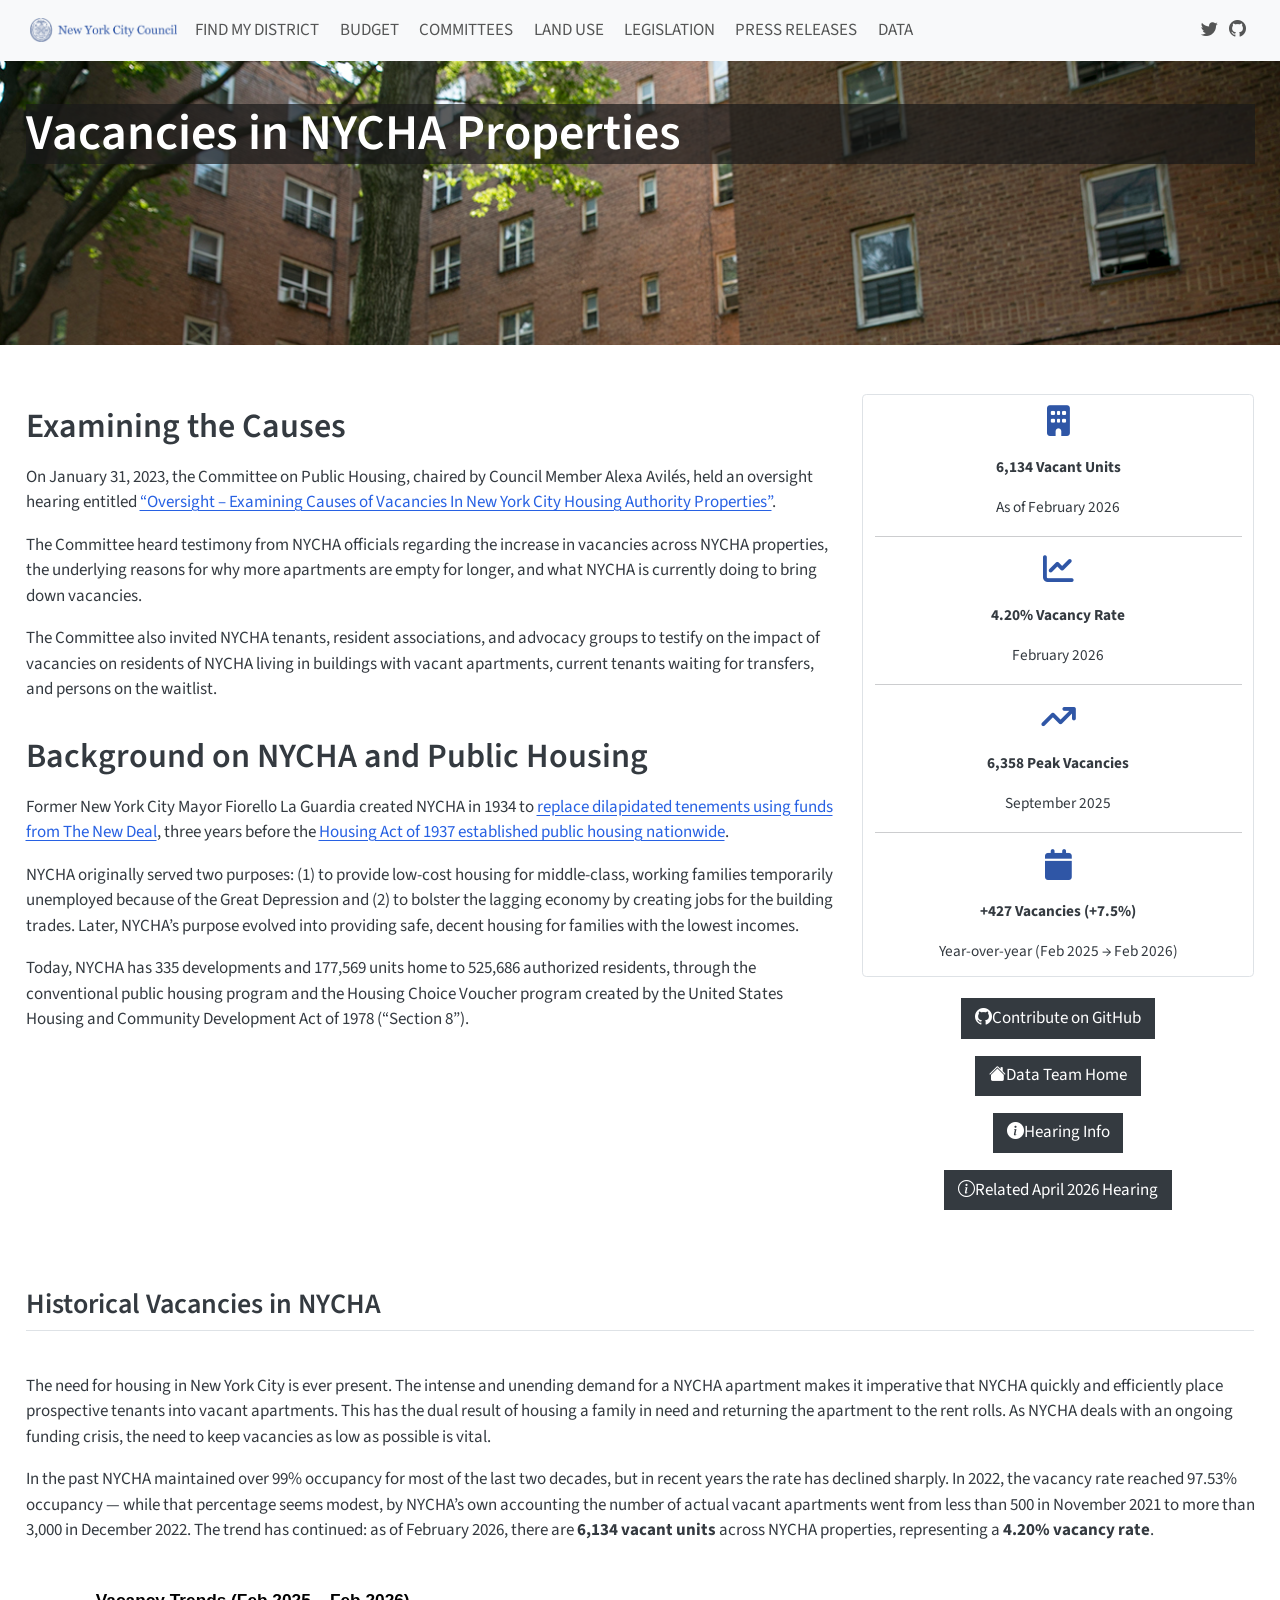
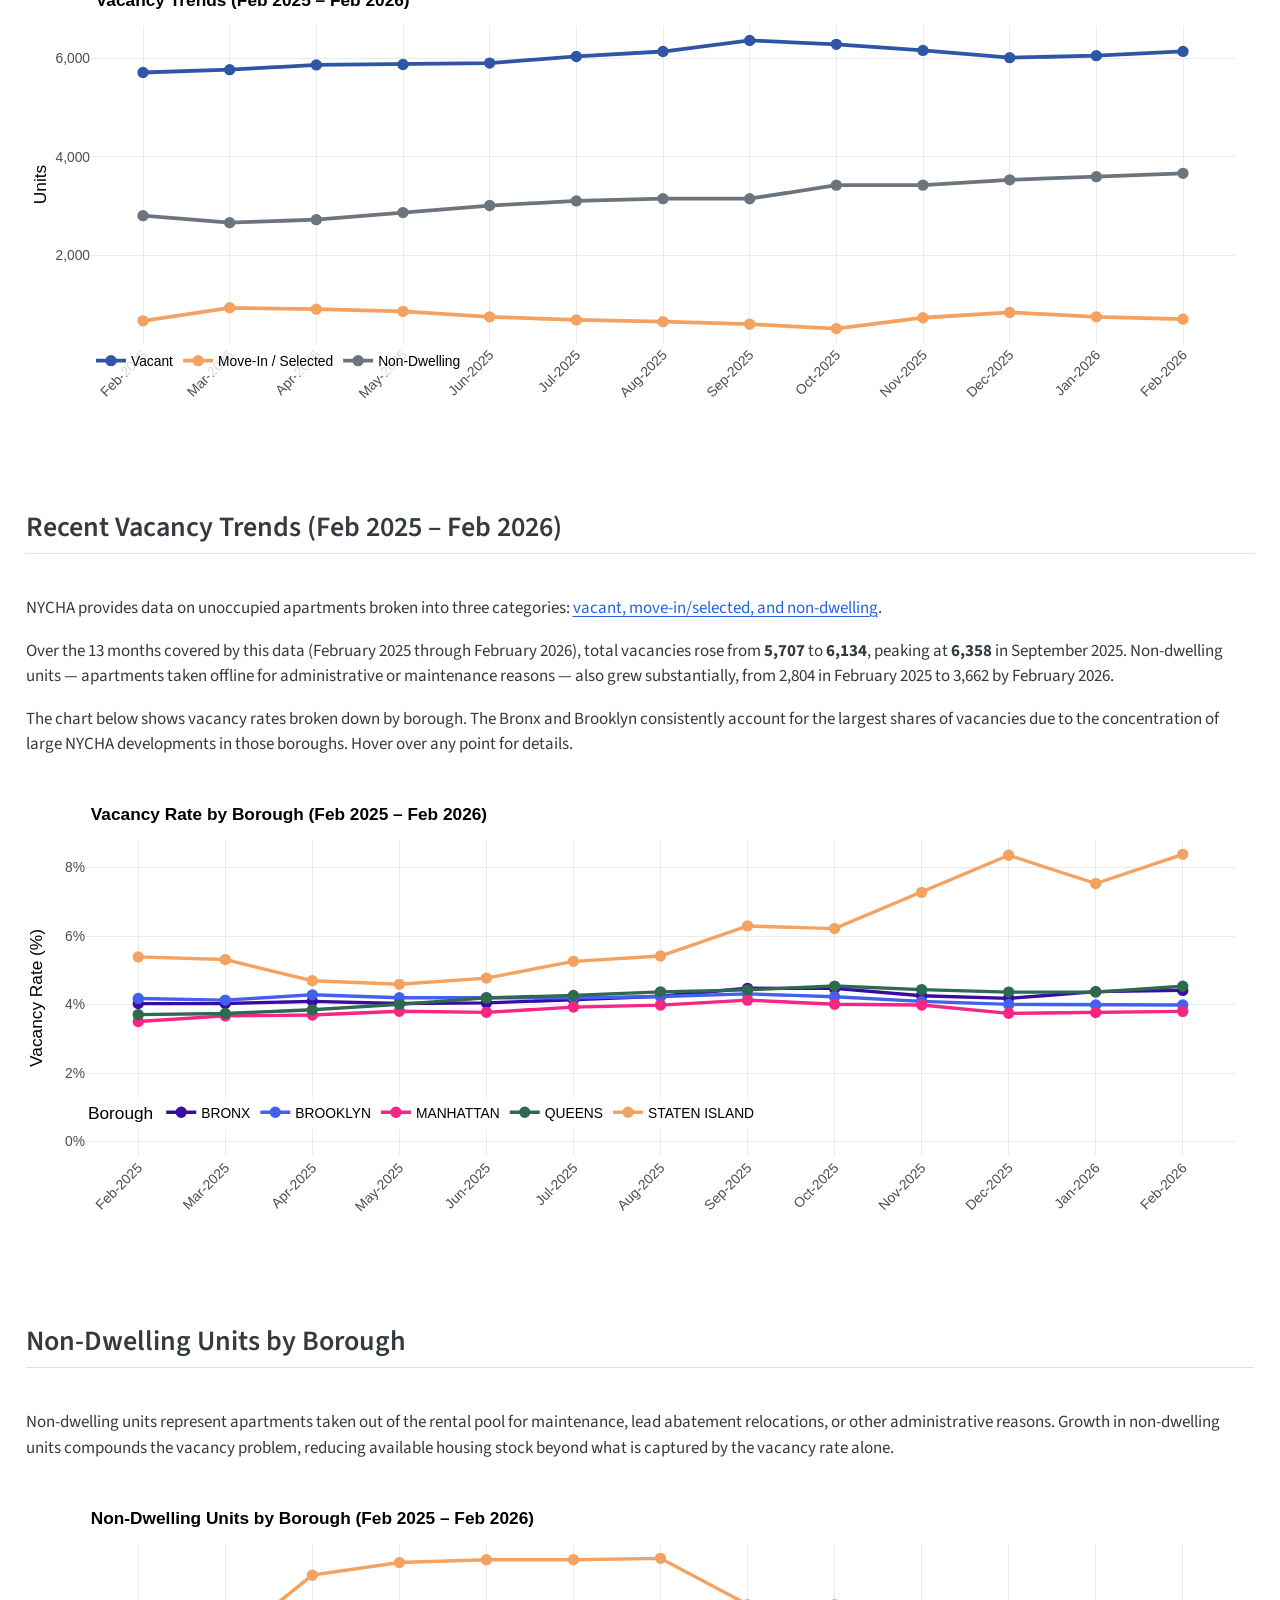
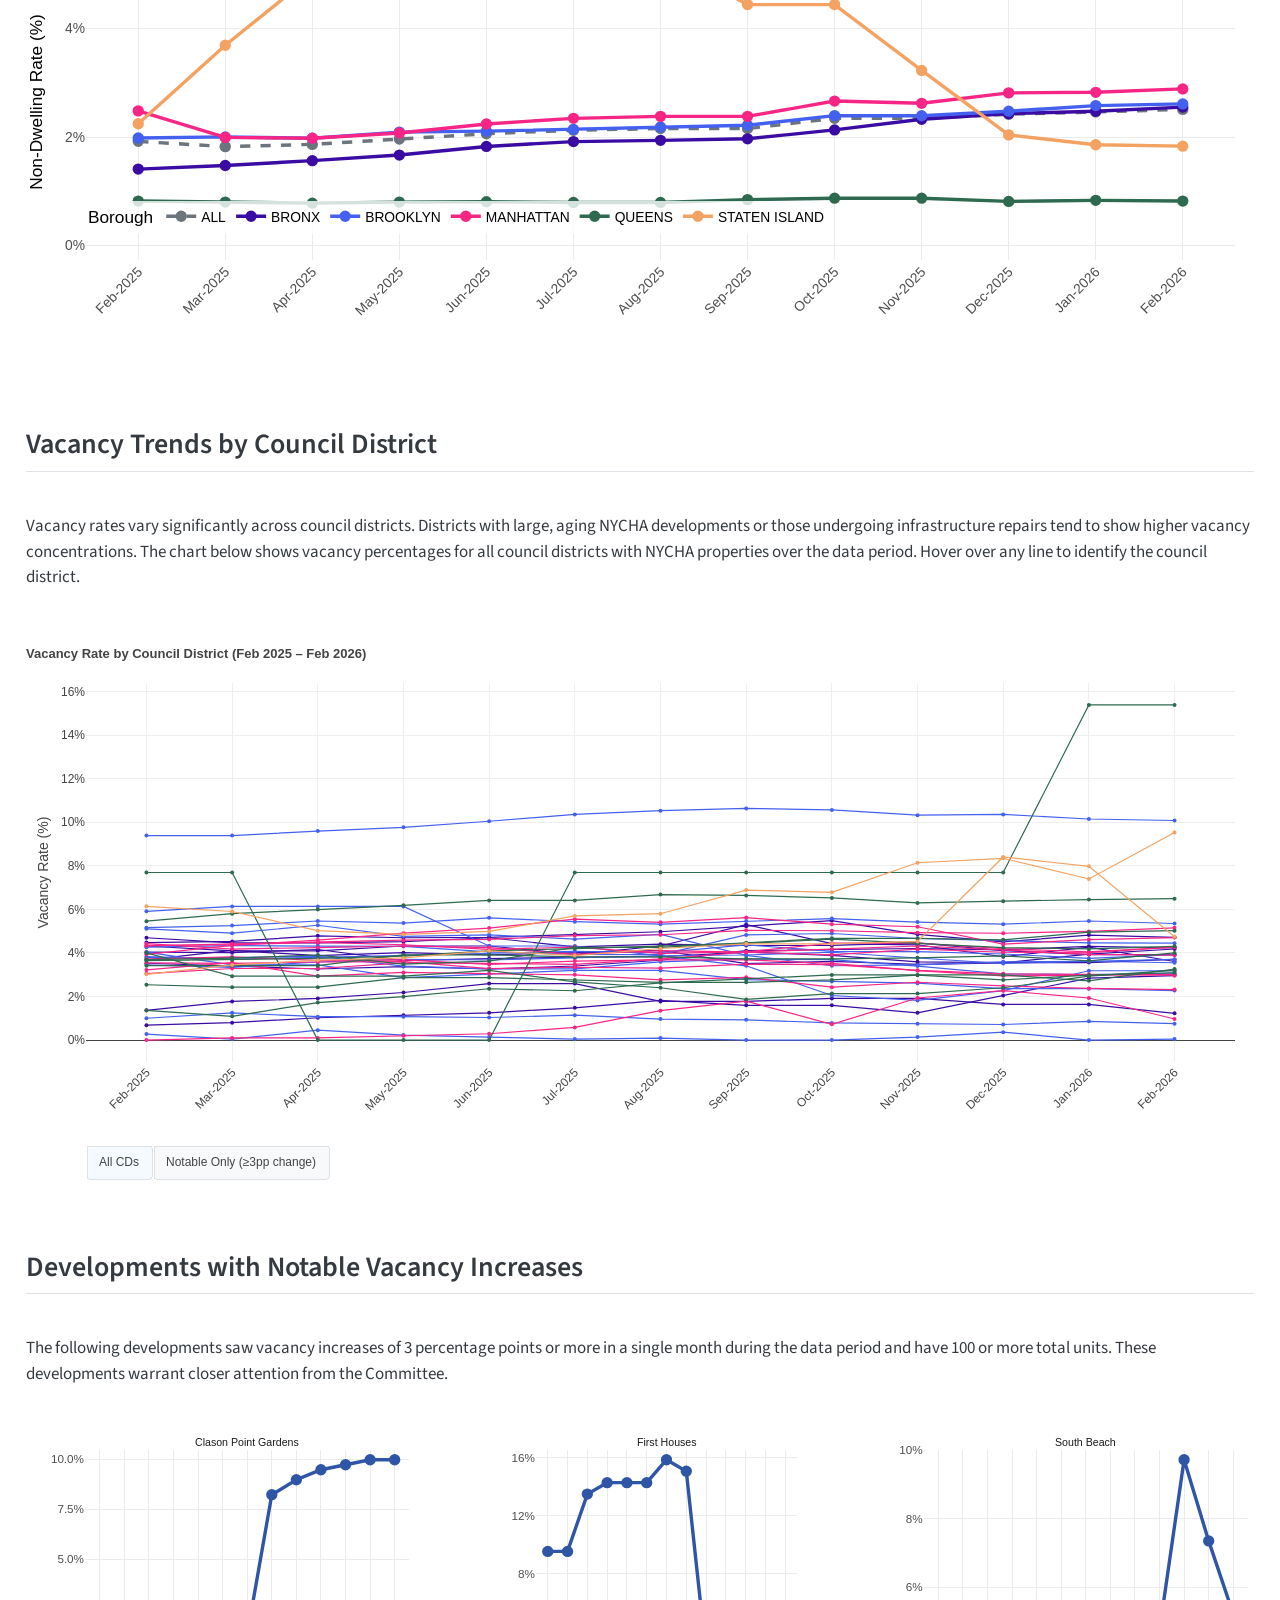
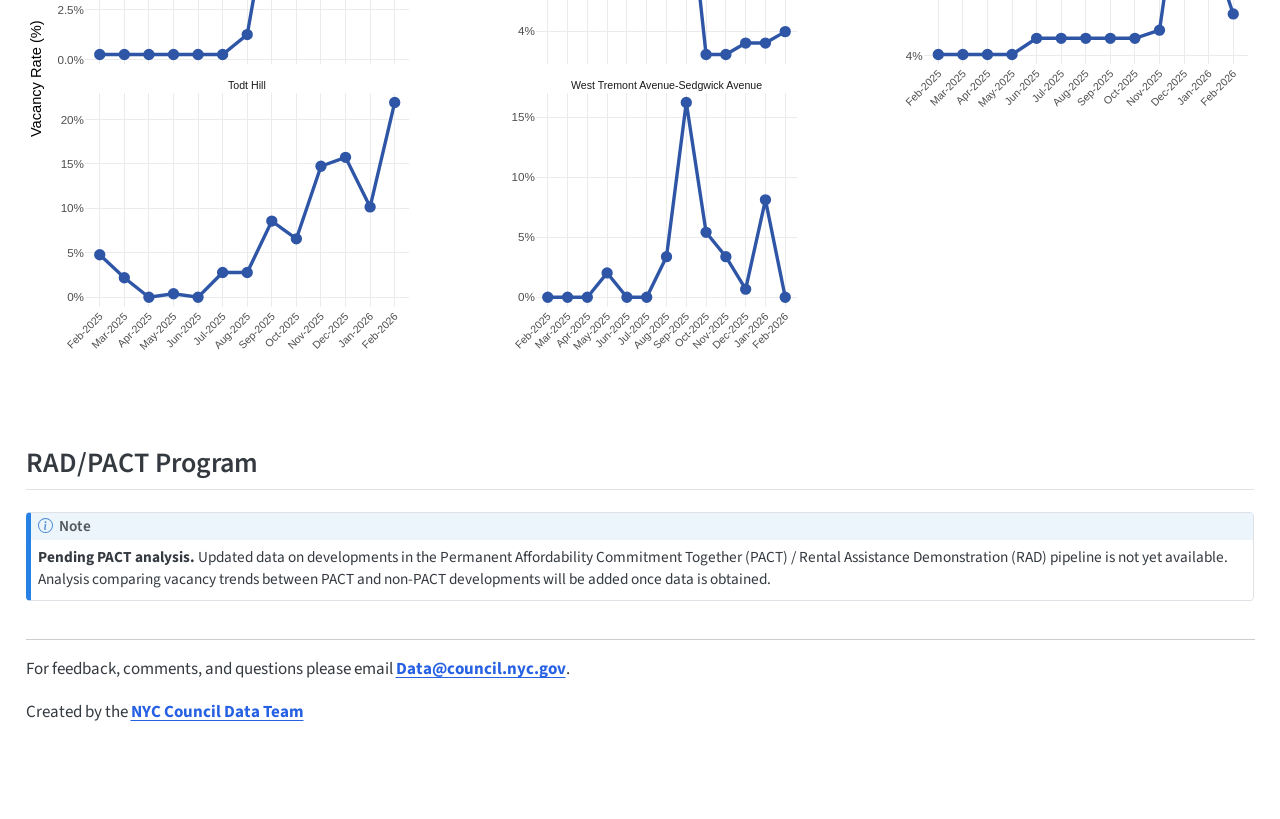
<file: docs/index.html>
<!DOCTYPE html>
<html xmlns="http://www.w3.org/1999/xhtml" lang="en" xml:lang="en"><head>

<meta charset="utf-8">
<meta name="generator" content="quarto-1.7.29">

<meta name="viewport" content="width=device-width, initial-scale=1.0, user-scalable=yes">


<title>Vacancies in NYCHA Properties – City Council</title>
<style>
code{white-space: pre-wrap;}
span.smallcaps{font-variant: small-caps;}
div.columns{display: flex; gap: min(4vw, 1.5em);}
div.column{flex: auto; overflow-x: auto;}
div.hanging-indent{margin-left: 1.5em; text-indent: -1.5em;}
ul.task-list{list-style: none;}
ul.task-list li input[type="checkbox"] {
  width: 0.8em;
  margin: 0 0.8em 0.2em -1em; /* quarto-specific, see https://github.com/quarto-dev/quarto-cli/issues/4556 */ 
  vertical-align: middle;
}
</style>


<script src="site_libs/quarto-nav/quarto-nav.js"></script>
<link href="./favicon_logo.png" rel="icon" type="image/png">
<script src="site_libs/clipboard/clipboard.min.js"></script>
<script src="site_libs/quarto-html/quarto.js" type="module"></script>
<script src="site_libs/quarto-html/tabsets/tabsets.js" type="module"></script>
<script src="site_libs/quarto-html/popper.min.js"></script>
<script src="site_libs/quarto-html/tippy.umd.min.js"></script>
<script src="site_libs/quarto-html/anchor.min.js"></script>
<link href="site_libs/quarto-html/tippy.css" rel="stylesheet">
<link href="site_libs/quarto-html/quarto-syntax-highlighting-0815c480559380816a4d1ea211a47e91.css" rel="stylesheet" id="quarto-text-highlighting-styles">
<script src="site_libs/bootstrap/bootstrap.min.js"></script>
<link href="site_libs/bootstrap/bootstrap-icons.css" rel="stylesheet">
<link href="site_libs/bootstrap/bootstrap-54001b58a397444630672cb2d56a07cf.min.css" rel="stylesheet" append-hash="true" id="quarto-bootstrap" data-mode="light">
<link href="site_libs/quarto-contrib/fontawesome6-6.7.2/all.min.css" rel="stylesheet">
<link href="site_libs/quarto-contrib/fontawesome6-6.7.2/latex-fontsize.css" rel="stylesheet">
<script id="quarto-search-options" type="application/json">{
  "language": {
    "search-no-results-text": "No results",
    "search-matching-documents-text": "matching documents",
    "search-copy-link-title": "Copy link to search",
    "search-hide-matches-text": "Hide additional matches",
    "search-more-match-text": "more match in this document",
    "search-more-matches-text": "more matches in this document",
    "search-clear-button-title": "Clear",
    "search-text-placeholder": "",
    "search-detached-cancel-button-title": "Cancel",
    "search-submit-button-title": "Submit",
    "search-label": "Search"
  }
}</script>
<style>

      .quarto-title-block .quarto-title-banner h1,
      .quarto-title-block .quarto-title-banner h2,
      .quarto-title-block .quarto-title-banner h3,
      .quarto-title-block .quarto-title-banner h4,
      .quarto-title-block .quarto-title-banner h5,
      .quarto-title-block .quarto-title-banner h6
      {
        color: #FFFFFF;
      }

      .quarto-title-block .quarto-title-banner {
        color: #FFFFFF;
background-image: url(nycha-2.jpg);
background-size: cover;
      }
</style>
<link href="site_libs/htmltools-fill-0.5.9/fill.css" rel="stylesheet">
<script src="site_libs/htmlwidgets-1.6.4/htmlwidgets.js"></script>
<script src="site_libs/plotly-binding-4.11.0/plotly.js"></script>
<script src="site_libs/typedarray-0.1/typedarray.min.js"></script>
<script src="site_libs/jquery-3.5.1/jquery.min.js"></script>
<link href="site_libs/crosstalk-1.2.2/css/crosstalk.min.css" rel="stylesheet">
<script src="site_libs/crosstalk-1.2.2/js/crosstalk.min.js"></script>
<link href="site_libs/plotly-htmlwidgets-css-2.11.1/plotly-htmlwidgets.css" rel="stylesheet">
<script src="site_libs/plotly-main-2.11.1/plotly-latest.min.js"></script>


<link rel="stylesheet" href="styles.css">
</head>

<body class="nav-fixed quarto-light">

<div id="quarto-search-results"></div>
  <header id="quarto-header" class="headroom fixed-top quarto-banner">
    <nav class="navbar navbar-expand-lg " data-bs-theme="dark">
      <div class="navbar-container container-fluid">
      <div class="navbar-brand-container mx-auto">
    <a href="./index.html" class="navbar-brand navbar-brand-logo">
    <img src="./full-council-logo.png" alt="" class="navbar-logo">
    </a>
  </div>
          <button class="navbar-toggler" type="button" data-bs-toggle="collapse" data-bs-target="#navbarCollapse" aria-controls="navbarCollapse" role="menu" aria-expanded="false" aria-label="Toggle navigation" onclick="if (window.quartoToggleHeadroom) { window.quartoToggleHeadroom(); }">
  <span class="navbar-toggler-icon"></span>
</button>
          <div class="collapse navbar-collapse" id="navbarCollapse">
            <ul class="navbar-nav navbar-nav-scroll me-auto">
  <li class="nav-item">
    <a class="nav-link" href="https://council.nyc.gov/districts/"> 
<span class="menu-text">FIND MY DISTRICT</span></a>
  </li>  
  <li class="nav-item">
    <a class="nav-link" href="https://council.nyc.gov/budget/"> 
<span class="menu-text">BUDGET</span></a>
  </li>  
  <li class="nav-item">
    <a class="nav-link" href="https://council.nyc.gov/committees/"> 
<span class="menu-text">COMMITTEES</span></a>
  </li>  
  <li class="nav-item">
    <a class="nav-link" href="https://council.nyc.gov/land-use/"> 
<span class="menu-text">LAND USE</span></a>
  </li>  
  <li class="nav-item">
    <a class="nav-link" href="https://legistar.council.nyc.gov/Legislation.aspx"> 
<span class="menu-text">LEGISLATION</span></a>
  </li>  
  <li class="nav-item">
    <a class="nav-link" href="https://council.nyc.gov/press/"> 
<span class="menu-text">PRESS RELEASES</span></a>
  </li>  
  <li class="nav-item">
    <a class="nav-link" href="https://council.nyc.gov/data/"> 
<span class="menu-text">DATA</span></a>
  </li>  
</ul>
          </div> <!-- /navcollapse -->
            <div class="quarto-navbar-tools">
    <a href="https://x.com/NYCCouncilData" title="" class="quarto-navigation-tool px-1" aria-label=""><i class="bi bi-twitter"></i></a>
    <a href="https://github.com/NewYorkCityCouncil/" title="" class="quarto-navigation-tool px-1" aria-label=""><i class="bi bi-github"></i></a>
</div>
      </div> <!-- /container-fluid -->
    </nav>
</header>
<!-- content -->
<header id="title-block-header" class="quarto-title-block default page-columns page-full">
  <div class="quarto-title-banner page-columns page-full">
    <div class="quarto-title column-page">
      <h1 class="title">Vacancies in NYCHA Properties</h1>
                      </div>
  </div>
    
  
  <div class="quarto-title-meta column-page">

      
    
      
    </div>
    
  
  </header><div id="quarto-content" class="quarto-container page-columns page-rows-contents page-layout-full page-navbar">
<!-- sidebar -->
<!-- margin-sidebar -->
    
<!-- main -->
<main class="content quarto-banner-title-block column-page" id="quarto-document-content">





<div class="grid">
<div class="g-col-12 g-col-md-8">
<section id="examining-the-causes" class="level1">
<h1>Examining the Causes</h1>
<p>On January 31, 2023, the Committee on Public Housing, chaired by Council Member Alexa Avilés, held an oversight hearing entitled <a href="https://legistar.council.nyc.gov/MeetingDetail.aspx?ID=1075729&amp;GUID=5CFEE992-007B-4AC7-BD8D-BCADBEF26A08&amp;Options=info%7C&amp;Search=">“Oversight – Examining Causes of Vacancies In New York City Housing Authority Properties”</a>.</p>
<p>The Committee heard testimony from NYCHA officials regarding the increase in vacancies across NYCHA properties, the underlying reasons for why more apartments are empty for longer, and what NYCHA is currently doing to bring down vacancies.</p>
<p>The Committee also invited NYCHA tenants, resident associations, and advocacy groups to testify on the impact of vacancies on residents of NYCHA living in buildings with vacant apartments, current tenants waiting for transfers, and persons on the waitlist.</p>
</section>
<section id="background-on-nycha-and-public-housing" class="level1">
<h1>Background on NYCHA and Public Housing</h1>
<p>Former New York City Mayor Fiorello La Guardia created NYCHA in 1934 to <a href="https://www.nytimes.com/interactive/2018/06/25/nyregion/new-york-city-public-housing-history.html">replace dilapidated tenements using funds from The New Deal</a>, three years before the <a href="https://www.gpo.gov/fdsys/pkg/USCODE-2009-title42/pdf/USCODE-2009-title42-chap8.pdf">Housing Act of 1937 established public housing nationwide</a>.</p>
<p>NYCHA originally served two purposes: (1) to provide low-cost housing for middle-class, working families temporarily unemployed because of the Great Depression and (2) to bolster the lagging economy by creating jobs for the building trades. Later, NYCHA’s purpose evolved into providing safe, decent housing for families with the lowest incomes.</p>
<p>Today, NYCHA has 335 developments and 177,569 units home to 525,686 authorized residents, through the conventional public housing program and the Housing Choice Voucher program created by the United States Housing and Community Development Act of 1978 (“Section 8”).</p>
</section>
</div>
<div class="g-col-12 g-col-md-4">
<div style="text-align: center;">
<div class="callout callout-style-simple callout-note no-icon" style="border-left: solid 1px #dee2e6 !important;">
<div class="callout-body d-flex">
<div class="callout-icon-container">
<i class="callout-icon no-icon"></i>
</div>
<div class="callout-body-container">
<p><span style="color:#2F56A6;"><i class="fa-solid fa-building fa-2x" aria-label="building"></i></span></p>
<p><strong>6,134 Vacant Units</strong></p>
<p>As of February 2026</p>
<hr>
<p><span style="color:#2F56A6;"><i class="fa-solid fa-chart-line fa-2x" aria-label="chart-line"></i></span></p>
<p><strong>4.20% Vacancy Rate</strong></p>
<p>February 2026</p>
<hr>
<p><span style="color:#2F56A6;"><i class="fa-solid fa-arrow-trend-up fa-2x" aria-label="arrow-trend-up"></i></span></p>
<p><strong>6,358 Peak Vacancies</strong></p>
<p>September 2025</p>
<hr>
<p><span style="color:#2F56A6;"><i class="fa-solid fa-calendar fa-2x" aria-label="calendar"></i></span></p>
<p><strong>+427 Vacancies (+7.5%)</strong></p>
<p>Year-over-year (Feb 2025 → Feb 2026)</p>
</div>
</div>
</div>
<p><a href="https://github.com/NewYorkCityCouncil/NYCHA_Vacancy_Scrape" class="btn btn-block btn-secondary bi-github" role="button">Contribute on GitHub</a></p>
<p><a href="https://council.nyc.gov/data/" class="btn btn-block btn-secondary bi-house-fill" role="button">Data Team Home</a></p>
<p><a href="https://legistar.council.nyc.gov/MeetingDetail.aspx?ID=1075729&amp;GUID=5CFEE992-007B-4AC7-BD8D-BCADBEF26A08&amp;Options=info%7C&amp;Search=" class="btn btn-block btn-secondary bi-info-circle-fill" role="button">Hearing Info</a></p>
<p><a href="https://legistar.council.nyc.gov/MeetingDetail.aspx?ID=1403556&amp;GUID=9A35D7AC-A21C-4109-B3A7-BDEFF581AB8E&amp;Options=info%7C&amp;Search=" class="btn btn-block btn-secondary bi-info-circle" role="button">Related April 2026 Hearing</a></p>
</div>
</div>
<section id="historical-vacancies-in-nycha" class="level2 g-col-12">
<h2 class="anchored" data-anchor-id="historical-vacancies-in-nycha">Historical Vacancies in NYCHA</h2>
</section>
<div class="g-col-12" style="width: 100%">
<p>The need for housing in New York City is ever present. The intense and unending demand for a NYCHA apartment makes it imperative that NYCHA quickly and efficiently place prospective tenants into vacant apartments. This has the dual result of housing a family in need and returning the apartment to the rent rolls. As NYCHA deals with an ongoing funding crisis, the need to keep vacancies as low as possible is vital.</p>
<p>In the past NYCHA maintained over 99% occupancy for most of the last two decades, but in recent years the rate has declined sharply. In 2022, the vacancy rate reached 97.53% occupancy — while that percentage seems modest, by NYCHA’s own accounting the number of actual vacant apartments went from less than 500 in November 2021 to more than 3,000 in December 2022. The trend has continued: as of February 2026, there are <strong>6,134 vacant units</strong> across NYCHA properties, representing a <strong>4.20% vacancy rate</strong>.</p>
</div>
<div class="g-col-12">
<div class="cell">
<div class="cell-output-display">
<div class="plotly html-widget html-fill-item" id="htmlwidget-dbf041eadeb0d7355d2a" style="width:100%;height:464px;"></div>
<script type="application/json" data-for="htmlwidget-dbf041eadeb0d7355d2a">{"x":{"data":[{"x":[1,2,3,4,5,6,7,8,9,10,11,12,13],"y":[5707,5764,5860,5870,5899,6032,6133,6358,6278,6155,6007,6049,6134],"text":["<b>Vacant<\/b><br>Feb-2025<br>Units: <b>5,707<\/b>","<b>Vacant<\/b><br>Mar-2025<br>Units: <b>5,764<\/b>","<b>Vacant<\/b><br>Apr-2025<br>Units: <b>5,860<\/b>","<b>Vacant<\/b><br>May-2025<br>Units: <b>5,870<\/b>","<b>Vacant<\/b><br>Jun-2025<br>Units: <b>5,899<\/b>","<b>Vacant<\/b><br>Jul-2025<br>Units: <b>6,032<\/b>","<b>Vacant<\/b><br>Aug-2025<br>Units: <b>6,133<\/b>","<b>Vacant<\/b><br>Sep-2025<br>Units: <b>6,358<\/b>","<b>Vacant<\/b><br>Oct-2025<br>Units: <b>6,278<\/b>","<b>Vacant<\/b><br>Nov-2025<br>Units: <b>6,155<\/b>","<b>Vacant<\/b><br>Dec-2025<br>Units: <b>6,007<\/b>","<b>Vacant<\/b><br>Jan-2026<br>Units: <b>6,049<\/b>","<b>Vacant<\/b><br>Feb-2026<br>Units: <b>6,134<\/b>"],"type":"scatter","mode":"lines+markers","line":{"width":3.7795275590551185,"color":"rgba(47,86,166,1)","dash":"solid"},"hoveron":"points","name":"Vacant","legendgroup":"Vacant","showlegend":true,"xaxis":"x","yaxis":"y","hoverinfo":"text","marker":{"autocolorscale":false,"color":"rgba(47,86,166,1)","opacity":1,"size":9.4488188976377963,"symbol":"circle","line":{"width":1.8897637795275593,"color":"rgba(47,86,166,1)"}},"frame":null},{"x":[1,2,3,4,5,6,7,8,9,10,11,12,13],"y":[671,935,906,862,751,689,653,602,513,733,841,751,704],"text":["<b>Move-In / Selected<\/b><br>Feb-2025<br>Units: <b>  671<\/b>","<b>Move-In / Selected<\/b><br>Mar-2025<br>Units: <b>  935<\/b>","<b>Move-In / Selected<\/b><br>Apr-2025<br>Units: <b>  906<\/b>","<b>Move-In / Selected<\/b><br>May-2025<br>Units: <b>  862<\/b>","<b>Move-In / Selected<\/b><br>Jun-2025<br>Units: <b>  751<\/b>","<b>Move-In / Selected<\/b><br>Jul-2025<br>Units: <b>  689<\/b>","<b>Move-In / Selected<\/b><br>Aug-2025<br>Units: <b>  653<\/b>","<b>Move-In / Selected<\/b><br>Sep-2025<br>Units: <b>  602<\/b>","<b>Move-In / Selected<\/b><br>Oct-2025<br>Units: <b>  513<\/b>","<b>Move-In / Selected<\/b><br>Nov-2025<br>Units: <b>  733<\/b>","<b>Move-In / Selected<\/b><br>Dec-2025<br>Units: <b>  841<\/b>","<b>Move-In / Selected<\/b><br>Jan-2026<br>Units: <b>  751<\/b>","<b>Move-In / Selected<\/b><br>Feb-2026<br>Units: <b>  704<\/b>"],"type":"scatter","mode":"lines+markers","line":{"width":3.7795275590551185,"color":"rgba(244,162,97,1)","dash":"solid"},"hoveron":"points","name":"Move-In / Selected","legendgroup":"Move-In / Selected","showlegend":true,"xaxis":"x","yaxis":"y","hoverinfo":"text","marker":{"autocolorscale":false,"color":"rgba(244,162,97,1)","opacity":1,"size":9.4488188976377963,"symbol":"circle","line":{"width":1.8897637795275593,"color":"rgba(244,162,97,1)"}},"frame":null},{"x":[1,2,3,4,5,6,7,8,9,10,11,12,13],"y":[2804,2662,2722,2866,3009,3102,3148,3147,3422,3423,3531,3594,3662],"text":["<b>Non-Dwelling<\/b><br>Feb-2025<br>Units: <b>2,804<\/b>","<b>Non-Dwelling<\/b><br>Mar-2025<br>Units: <b>2,662<\/b>","<b>Non-Dwelling<\/b><br>Apr-2025<br>Units: <b>2,722<\/b>","<b>Non-Dwelling<\/b><br>May-2025<br>Units: <b>2,866<\/b>","<b>Non-Dwelling<\/b><br>Jun-2025<br>Units: <b>3,009<\/b>","<b>Non-Dwelling<\/b><br>Jul-2025<br>Units: <b>3,102<\/b>","<b>Non-Dwelling<\/b><br>Aug-2025<br>Units: <b>3,148<\/b>","<b>Non-Dwelling<\/b><br>Sep-2025<br>Units: <b>3,147<\/b>","<b>Non-Dwelling<\/b><br>Oct-2025<br>Units: <b>3,422<\/b>","<b>Non-Dwelling<\/b><br>Nov-2025<br>Units: <b>3,423<\/b>","<b>Non-Dwelling<\/b><br>Dec-2025<br>Units: <b>3,531<\/b>","<b>Non-Dwelling<\/b><br>Jan-2026<br>Units: <b>3,594<\/b>","<b>Non-Dwelling<\/b><br>Feb-2026<br>Units: <b>3,662<\/b>"],"type":"scatter","mode":"lines+markers","line":{"width":3.7795275590551185,"color":"rgba(108,117,125,1)","dash":"solid"},"hoveron":"points","name":"Non-Dwelling","legendgroup":"Non-Dwelling","showlegend":true,"xaxis":"x","yaxis":"y","hoverinfo":"text","marker":{"autocolorscale":false,"color":"rgba(108,117,125,1)","opacity":1,"size":9.4488188976377963,"symbol":"circle","line":{"width":1.8897637795275593,"color":"rgba(108,117,125,1)"}},"frame":null}],"layout":{"margin":{"t":40,"r":20,"b":80,"l":60},"paper_bgcolor":"rgba(255,255,255,1)","font":{"color":"rgba(0,0,0,1)","family":"sans-serif","size":12},"title":{"text":"<b> Vacancy Trends (Feb 2025 – Feb 2026) <\/b>","font":{"color":"rgba(0,0,0,1)","family":"","size":17.268576172685762},"x":0,"xref":"paper"},"xaxis":{"domain":[0,1],"automargin":true,"type":"linear","autorange":false,"range":[0.40000000000000002,13.6],"tickmode":"array","ticktext":["Feb-2025","Mar-2025","Apr-2025","May-2025","Jun-2025","Jul-2025","Aug-2025","Sep-2025","Oct-2025","Nov-2025","Dec-2025","Jan-2026","Feb-2026"],"tickvals":[1,2,3,4,5,6,7,8,9,10,11,12,13],"categoryorder":"array","categoryarray":["Feb-2025","Mar-2025","Apr-2025","May-2025","Jun-2025","Jul-2025","Aug-2025","Sep-2025","Oct-2025","Nov-2025","Dec-2025","Jan-2026","Feb-2026"],"nticks":null,"ticks":"","tickcolor":null,"ticklen":4.3171440431714405,"tickwidth":0,"showticklabels":true,"tickfont":{"color":"rgba(77,77,77,1)","family":"","size":13.814860938148611},"tickangle":-45,"showline":false,"linecolor":null,"linewidth":0,"showgrid":true,"gridcolor":"rgba(235,235,235,1)","gridwidth":0,"zeroline":false,"anchor":"y","title":{"text":"","font":{"color":"rgba(0,0,0,1)","family":"","size":17.268576172685762}},"hoverformat":".2f"},"yaxis":{"domain":[0,1],"automargin":true,"type":"linear","autorange":false,"range":[220.75,6650.25],"tickmode":"array","ticktext":["2,000","4,000","6,000"],"tickvals":[2000.0000000000002,4000,6000],"categoryorder":"array","categoryarray":["2,000","4,000","6,000"],"nticks":null,"ticks":"","tickcolor":null,"ticklen":4.3171440431714423,"tickwidth":0,"showticklabels":true,"tickfont":{"color":"rgba(77,77,77,1)","family":"","size":13.814860938148611},"tickangle":-0,"showline":false,"linecolor":null,"linewidth":0,"showgrid":true,"gridcolor":"rgba(235,235,235,1)","gridwidth":0,"zeroline":false,"anchor":"x","title":{"text":"Units","font":{"color":"rgba(0,0,0,1)","family":"","size":17.268576172685762}},"hoverformat":".2f"},"shapes":[{"type":"rect","fillcolor":null,"line":{"color":null,"width":0,"linetype":[]},"yref":"paper","xref":"paper","layer":"below","x0":0,"x1":1,"y0":0,"y1":1}],"showlegend":true,"legend":{"bgcolor":"rgba(255,255,255,0.8)","bordercolor":null,"borderwidth":0,"font":{"color":"rgba(0,0,0,1)","family":"","size":13.814860938148611},"title":{"text":"","font":{"color":"rgba(0,0,0,1)","family":"","size":17.268576172685762}},"orientation":"h","x":0,"y":-0.20000000000000001},"hovermode":"closest","barmode":"relative"},"config":{"doubleClick":"reset","modeBarButtonsToAdd":["hoverclosest","hovercompare"],"showSendToCloud":false,"displayModeBar":false},"source":"A","attrs":{"301744fc978a":{"x":{},"y":{},"colour":{},"text":{},"type":"scatter"},"301723410868":{"x":{},"y":{},"colour":{},"text":{}}},"cur_data":"301744fc978a","visdat":{"301744fc978a":["function (y) ","x"],"301723410868":["function (y) ","x"]},"highlight":{"on":"plotly_click","persistent":false,"dynamic":false,"selectize":false,"opacityDim":0.20000000000000001,"selected":{"opacity":1},"debounce":0},"shinyEvents":["plotly_hover","plotly_click","plotly_selected","plotly_relayout","plotly_brushed","plotly_brushing","plotly_clickannotation","plotly_doubleclick","plotly_deselect","plotly_afterplot","plotly_sunburstclick"],"base_url":"https://plot.ly"},"evals":[],"jsHooks":[]}</script>
</div>
</div>
</div>
<section id="recent-vacancy-trends-feb-2025-feb-2026" class="level2 g-col-12">
<h2 class="anchored" data-anchor-id="recent-vacancy-trends-feb-2025-feb-2026">Recent Vacancy Trends (Feb 2025 – Feb 2026)</h2>
</section>
<div class="g-col-12" style="width: 100%">
<p>NYCHA provides data on unoccupied apartments broken into three categories: <a href="https://eapps.nycha.info/NychaMetrics/Charts/PublicHousingChartsTabs/?section=public_housing&amp;tab=tab_repairs">vacant, move-in/selected, and non-dwelling</a>.</p>
<p>Over the 13 months covered by this data (February 2025 through February 2026), total vacancies rose from <strong>5,707</strong> to <strong>6,134</strong>, peaking at <strong>6,358</strong> in September 2025. Non-dwelling units — apartments taken offline for administrative or maintenance reasons — also grew substantially, from 2,804 in February 2025 to 3,662 by February 2026.</p>
<p>The chart below shows vacancy rates broken down by borough. The Bronx and Brooklyn consistently account for the largest shares of vacancies due to the concentration of large NYCHA developments in those boroughs. Hover over any point for details.</p>
</div>
<div class="g-col-12">
<div class="cell">
<div class="cell-output-display">
<div class="plotly html-widget html-fill-item" id="htmlwidget-c6cada986010f12f67ef" style="width:100%;height:464px;"></div>
<script type="application/json" data-for="htmlwidget-c6cada986010f12f67ef">{"x":{"data":[{"x":[1,2,3,4,5,6,7,8,9,10,11,12,13],"y":[4.0291038766823881,4.0319797538249169,4.0952490509605433,4.0319797538249169,4.0492350166800879,4.1470148395260553,4.2419187852294948,4.4748648337743013,4.4719889566317725,4.2562981709421379,4.1815253652363973,4.377085010928333,4.4144714137812038],"text":["<b>BRONX<\/b><br>Feb-2025<br>Vacancy Rate: <b>4.03%<\/b><br>Vacant Units: 1,401","<b>BRONX<\/b><br>Mar-2025<br>Vacancy Rate: <b>4.03%<\/b><br>Vacant Units: 1,402","<b>BRONX<\/b><br>Apr-2025<br>Vacancy Rate: <b>4.1%<\/b><br>Vacant Units: 1,424","<b>BRONX<\/b><br>May-2025<br>Vacancy Rate: <b>4.03%<\/b><br>Vacant Units: 1,402","<b>BRONX<\/b><br>Jun-2025<br>Vacancy Rate: <b>4.05%<\/b><br>Vacant Units: 1,408","<b>BRONX<\/b><br>Jul-2025<br>Vacancy Rate: <b>4.15%<\/b><br>Vacant Units: 1,442","<b>BRONX<\/b><br>Aug-2025<br>Vacancy Rate: <b>4.24%<\/b><br>Vacant Units: 1,475","<b>BRONX<\/b><br>Sep-2025<br>Vacancy Rate: <b>4.47%<\/b><br>Vacant Units: 1,556","<b>BRONX<\/b><br>Oct-2025<br>Vacancy Rate: <b>4.47%<\/b><br>Vacant Units: 1,555","<b>BRONX<\/b><br>Nov-2025<br>Vacancy Rate: <b>4.26%<\/b><br>Vacant Units: 1,480","<b>BRONX<\/b><br>Dec-2025<br>Vacancy Rate: <b>4.18%<\/b><br>Vacant Units: 1,454","<b>BRONX<\/b><br>Jan-2026<br>Vacancy Rate: <b>4.38%<\/b><br>Vacant Units: 1,522","<b>BRONX<\/b><br>Feb-2026<br>Vacancy Rate: <b>4.41%<\/b><br>Vacant Units: 1,535"],"type":"scatter","mode":"lines+markers","line":{"width":3.4015748031496069,"color":"rgba(58,12,163,1)","dash":"solid"},"hoveron":"points","name":"BRONX","legendgroup":"BRONX","showlegend":true,"xaxis":"x","yaxis":"y","hoverinfo":"text","marker":{"autocolorscale":false,"color":"rgba(58,12,163,1)","opacity":1,"size":9.4488188976377963,"symbol":"circle","line":{"width":1.8897637795275593,"color":"rgba(58,12,163,1)"}},"frame":null},{"x":[1,2,3,4,5,6,7,8,9,10,11,12,13],"y":[4.179512023253765,4.1310666784109928,4.2852109574561785,4.1993305734167183,4.2015326345459343,4.1971285122875015,4.2367656126134055,4.3116356910067823,4.2301594292257558,4.0936316392143048,4.0055491940456269,3.9901347661411082,3.9879327050118909],"text":["<b>BROOKLYN<\/b><br>Feb-2025<br>Vacancy Rate: <b>4.18%<\/b><br>Vacant Units: 1,898","<b>BROOKLYN<\/b><br>Mar-2025<br>Vacancy Rate: <b>4.13%<\/b><br>Vacant Units: 1,876","<b>BROOKLYN<\/b><br>Apr-2025<br>Vacancy Rate: <b>4.29%<\/b><br>Vacant Units: 1,946","<b>BROOKLYN<\/b><br>May-2025<br>Vacancy Rate: <b>4.2%<\/b><br>Vacant Units: 1,907","<b>BROOKLYN<\/b><br>Jun-2025<br>Vacancy Rate: <b>4.2%<\/b><br>Vacant Units: 1,908","<b>BROOKLYN<\/b><br>Jul-2025<br>Vacancy Rate: <b>4.2%<\/b><br>Vacant Units: 1,906","<b>BROOKLYN<\/b><br>Aug-2025<br>Vacancy Rate: <b>4.24%<\/b><br>Vacant Units: 1,924","<b>BROOKLYN<\/b><br>Sep-2025<br>Vacancy Rate: <b>4.31%<\/b><br>Vacant Units: 1,958","<b>BROOKLYN<\/b><br>Oct-2025<br>Vacancy Rate: <b>4.23%<\/b><br>Vacant Units: 1,921","<b>BROOKLYN<\/b><br>Nov-2025<br>Vacancy Rate: <b>4.09%<\/b><br>Vacant Units: 1,859","<b>BROOKLYN<\/b><br>Dec-2025<br>Vacancy Rate: <b>4.01%<\/b><br>Vacant Units: 1,819","<b>BROOKLYN<\/b><br>Jan-2026<br>Vacancy Rate: <b>3.99%<\/b><br>Vacant Units: 1,812","<b>BROOKLYN<\/b><br>Feb-2026<br>Vacancy Rate: <b>3.99%<\/b><br>Vacant Units: 1,811"],"type":"scatter","mode":"lines+markers","line":{"width":3.4015748031496069,"color":"rgba(67,97,238,1)","dash":"solid"},"hoveron":"points","name":"BROOKLYN","legendgroup":"BROOKLYN","showlegend":true,"xaxis":"x","yaxis":"y","hoverinfo":"text","marker":{"autocolorscale":false,"color":"rgba(67,97,238,1)","opacity":1,"size":9.4488188976377963,"symbol":"circle","line":{"width":1.8897637795275593,"color":"rgba(67,97,238,1)"}},"frame":null},{"x":[1,2,3,4,5,6,7,8,9,10,11,12,13],"y":[3.5073374359857126,3.6708697336144942,3.6945388819555016,3.8042776606274478,3.7741532900116193,3.9269268838490334,3.9850238843224166,4.1291905151267381,4.0108447734216988,3.9871756250806905,3.7440289193957912,3.7698498084950725,3.8021259198691739],"text":["<b>MANHATTAN<\/b><br>Feb-2025<br>Vacancy Rate: <b>3.51%<\/b><br>Vacant Units: 1,630","<b>MANHATTAN<\/b><br>Mar-2025<br>Vacancy Rate: <b>3.67%<\/b><br>Vacant Units: 1,706","<b>MANHATTAN<\/b><br>Apr-2025<br>Vacancy Rate: <b>3.69%<\/b><br>Vacant Units: 1,717","<b>MANHATTAN<\/b><br>May-2025<br>Vacancy Rate: <b>3.8%<\/b><br>Vacant Units: 1,768","<b>MANHATTAN<\/b><br>Jun-2025<br>Vacancy Rate: <b>3.77%<\/b><br>Vacant Units: 1,754","<b>MANHATTAN<\/b><br>Jul-2025<br>Vacancy Rate: <b>3.93%<\/b><br>Vacant Units: 1,825","<b>MANHATTAN<\/b><br>Aug-2025<br>Vacancy Rate: <b>3.99%<\/b><br>Vacant Units: 1,852","<b>MANHATTAN<\/b><br>Sep-2025<br>Vacancy Rate: <b>4.13%<\/b><br>Vacant Units: 1,919","<b>MANHATTAN<\/b><br>Oct-2025<br>Vacancy Rate: <b>4.01%<\/b><br>Vacant Units: 1,864","<b>MANHATTAN<\/b><br>Nov-2025<br>Vacancy Rate: <b>3.99%<\/b><br>Vacant Units: 1,853","<b>MANHATTAN<\/b><br>Dec-2025<br>Vacancy Rate: <b>3.74%<\/b><br>Vacant Units: 1,740","<b>MANHATTAN<\/b><br>Jan-2026<br>Vacancy Rate: <b>3.77%<\/b><br>Vacant Units: 1,752","<b>MANHATTAN<\/b><br>Feb-2026<br>Vacancy Rate: <b>3.8%<\/b><br>Vacant Units: 1,767"],"type":"scatter","mode":"lines+markers","line":{"width":3.4015748031496069,"color":"rgba(247,37,133,1)","dash":"solid"},"hoveron":"points","name":"MANHATTAN","legendgroup":"MANHATTAN","showlegend":true,"xaxis":"x","yaxis":"y","hoverinfo":"text","marker":{"autocolorscale":false,"color":"rgba(247,37,133,1)","opacity":1,"size":9.4488188976377963,"symbol":"circle","line":{"width":1.8897637795275593,"color":"rgba(247,37,133,1)"}},"frame":null},{"x":[1,2,3,4,5,6,7,8,9,10,11,12,13],"y":[3.7073234297628357,3.7399009642950225,3.8506645817044562,4.0070367474589519,4.1959864477456348,4.2676570237164455,4.3719051342194417,4.4305446963773782,4.5413083137868124,4.4370602032838153,4.3653896273130055,4.3653896273130055,4.5347928068803753],"text":["<b>QUEENS<\/b><br>Feb-2025<br>Vacancy Rate: <b>3.71%<\/b><br>Vacant Units:   569","<b>QUEENS<\/b><br>Mar-2025<br>Vacancy Rate: <b>3.74%<\/b><br>Vacant Units:   574","<b>QUEENS<\/b><br>Apr-2025<br>Vacancy Rate: <b>3.85%<\/b><br>Vacant Units:   591","<b>QUEENS<\/b><br>May-2025<br>Vacancy Rate: <b>4.01%<\/b><br>Vacant Units:   615","<b>QUEENS<\/b><br>Jun-2025<br>Vacancy Rate: <b>4.2%<\/b><br>Vacant Units:   644","<b>QUEENS<\/b><br>Jul-2025<br>Vacancy Rate: <b>4.27%<\/b><br>Vacant Units:   655","<b>QUEENS<\/b><br>Aug-2025<br>Vacancy Rate: <b>4.37%<\/b><br>Vacant Units:   671","<b>QUEENS<\/b><br>Sep-2025<br>Vacancy Rate: <b>4.43%<\/b><br>Vacant Units:   680","<b>QUEENS<\/b><br>Oct-2025<br>Vacancy Rate: <b>4.54%<\/b><br>Vacant Units:   697","<b>QUEENS<\/b><br>Nov-2025<br>Vacancy Rate: <b>4.44%<\/b><br>Vacant Units:   681","<b>QUEENS<\/b><br>Dec-2025<br>Vacancy Rate: <b>4.37%<\/b><br>Vacant Units:   670","<b>QUEENS<\/b><br>Jan-2026<br>Vacancy Rate: <b>4.37%<\/b><br>Vacant Units:   670","<b>QUEENS<\/b><br>Feb-2026<br>Vacancy Rate: <b>4.53%<\/b><br>Vacant Units:   696"],"type":"scatter","mode":"lines+markers","line":{"width":3.4015748031496069,"color":"rgba(45,106,79,1)","dash":"solid"},"hoveron":"points","name":"QUEENS","legendgroup":"QUEENS","showlegend":true,"xaxis":"x","yaxis":"y","hoverinfo":"text","marker":{"autocolorscale":false,"color":"rgba(45,106,79,1)","opacity":1,"size":9.4488188976377963,"symbol":"circle","line":{"width":1.8897637795275593,"color":"rgba(45,106,79,1)"}},"frame":null},{"x":[1,2,3,4,5,6,7,8,9,10,11,12,13],"y":[5.3921568627450984,5.3147574819401449,4.6955624355005154,4.5923632610939107,4.7729618163054699,5.2631578947368416,5.4179566563467496,6.29514963880289,6.2177502579979356,7.2755417956656343,8.3591331269349833,7.5335397316821471,8.3849329205366363],"text":["<b>STATEN ISLAND<\/b><br>Feb-2025<br>Vacancy Rate: <b>5.39%<\/b><br>Vacant Units:   209","<b>STATEN ISLAND<\/b><br>Mar-2025<br>Vacancy Rate: <b>5.31%<\/b><br>Vacant Units:   206","<b>STATEN ISLAND<\/b><br>Apr-2025<br>Vacancy Rate: <b>4.7%<\/b><br>Vacant Units:   182","<b>STATEN ISLAND<\/b><br>May-2025<br>Vacancy Rate: <b>4.59%<\/b><br>Vacant Units:   178","<b>STATEN ISLAND<\/b><br>Jun-2025<br>Vacancy Rate: <b>4.77%<\/b><br>Vacant Units:   185","<b>STATEN ISLAND<\/b><br>Jul-2025<br>Vacancy Rate: <b>5.26%<\/b><br>Vacant Units:   204","<b>STATEN ISLAND<\/b><br>Aug-2025<br>Vacancy Rate: <b>5.42%<\/b><br>Vacant Units:   210","<b>STATEN ISLAND<\/b><br>Sep-2025<br>Vacancy Rate: <b>6.3%<\/b><br>Vacant Units:   244","<b>STATEN ISLAND<\/b><br>Oct-2025<br>Vacancy Rate: <b>6.22%<\/b><br>Vacant Units:   241","<b>STATEN ISLAND<\/b><br>Nov-2025<br>Vacancy Rate: <b>7.28%<\/b><br>Vacant Units:   282","<b>STATEN ISLAND<\/b><br>Dec-2025<br>Vacancy Rate: <b>8.36%<\/b><br>Vacant Units:   324","<b>STATEN ISLAND<\/b><br>Jan-2026<br>Vacancy Rate: <b>7.53%<\/b><br>Vacant Units:   292","<b>STATEN ISLAND<\/b><br>Feb-2026<br>Vacancy Rate: <b>8.38%<\/b><br>Vacant Units:   325"],"type":"scatter","mode":"lines+markers","line":{"width":3.4015748031496069,"color":"rgba(244,162,97,1)","dash":"solid"},"hoveron":"points","name":"STATEN ISLAND","legendgroup":"STATEN ISLAND","showlegend":true,"xaxis":"x","yaxis":"y","hoverinfo":"text","marker":{"autocolorscale":false,"color":"rgba(244,162,97,1)","opacity":1,"size":9.4488188976377963,"symbol":"circle","line":{"width":1.8897637795275593,"color":"rgba(244,162,97,1)"}},"frame":null}],"layout":{"margin":{"t":40,"r":20,"b":80,"l":60},"paper_bgcolor":"rgba(255,255,255,1)","font":{"color":"rgba(0,0,0,1)","family":"sans-serif","size":12},"title":{"text":"<b> Vacancy Rate by Borough (Feb 2025 – Feb 2026) <\/b>","font":{"color":"rgba(0,0,0,1)","family":"","size":17.268576172685762},"x":0,"xref":"paper"},"xaxis":{"domain":[0,1],"automargin":true,"type":"linear","autorange":false,"range":[0.40000000000000002,13.6],"tickmode":"array","ticktext":["Feb-2025","Mar-2025","Apr-2025","May-2025","Jun-2025","Jul-2025","Aug-2025","Sep-2025","Oct-2025","Nov-2025","Dec-2025","Jan-2026","Feb-2026"],"tickvals":[1,2,3,4,5,6,7,8,9,10,11,12,13],"categoryorder":"array","categoryarray":["Feb-2025","Mar-2025","Apr-2025","May-2025","Jun-2025","Jul-2025","Aug-2025","Sep-2025","Oct-2025","Nov-2025","Dec-2025","Jan-2026","Feb-2026"],"nticks":null,"ticks":"","tickcolor":null,"ticklen":4.3171440431714405,"tickwidth":0,"showticklabels":true,"tickfont":{"color":"rgba(77,77,77,1)","family":"","size":13.814860938148611},"tickangle":-45,"showline":false,"linecolor":null,"linewidth":0,"showgrid":true,"gridcolor":"rgba(235,235,235,1)","gridwidth":0,"zeroline":false,"anchor":"y","title":{"text":"","font":{"color":"rgba(0,0,0,1)","family":"","size":17.268576172685762}},"hoverformat":".2f"},"yaxis":{"domain":[0,1],"automargin":true,"type":"linear","autorange":false,"range":[-0.41924664602683182,8.8041795665634677],"tickmode":"array","ticktext":["0%","2%","4%","6%","8%"],"tickvals":[-5.5511151231257827e-17,2,3.9999999999999996,6,8],"categoryorder":"array","categoryarray":["0%","2%","4%","6%","8%"],"nticks":null,"ticks":"","tickcolor":null,"ticklen":4.3171440431714423,"tickwidth":0,"showticklabels":true,"tickfont":{"color":"rgba(77,77,77,1)","family":"","size":13.814860938148611},"tickangle":-0,"showline":false,"linecolor":null,"linewidth":0,"showgrid":true,"gridcolor":"rgba(235,235,235,1)","gridwidth":0,"zeroline":false,"anchor":"x","title":{"text":"Vacancy Rate (%)","font":{"color":"rgba(0,0,0,1)","family":"","size":17.268576172685762}},"hoverformat":".2f"},"shapes":[{"type":"rect","fillcolor":null,"line":{"color":null,"width":0,"linetype":[]},"yref":"paper","xref":"paper","layer":"below","x0":0,"x1":1,"y0":0,"y1":1}],"showlegend":true,"legend":{"bgcolor":"rgba(255,255,255,0.8)","bordercolor":null,"borderwidth":0,"font":{"color":"rgba(0,0,0,1)","family":"","size":13.814860938148611},"title":{"text":"Borough","font":{"color":"rgba(0,0,0,1)","family":"","size":17.268576172685762}},"orientation":"h","x":0,"y":-0.20000000000000001},"hovermode":"closest","barmode":"relative"},"config":{"doubleClick":"reset","modeBarButtonsToAdd":["hoverclosest","hovercompare"],"showSendToCloud":false,"displayModeBar":false},"source":"A","attrs":{"301761f3e65":{"x":{},"y":{},"colour":{},"text":{},"type":"scatter"},"30176d395c06":{"x":{},"y":{},"colour":{},"text":{}}},"cur_data":"301761f3e65","visdat":{"301761f3e65":["function (y) ","x"],"30176d395c06":["function (y) ","x"]},"highlight":{"on":"plotly_click","persistent":false,"dynamic":false,"selectize":false,"opacityDim":0.20000000000000001,"selected":{"opacity":1},"debounce":0},"shinyEvents":["plotly_hover","plotly_click","plotly_selected","plotly_relayout","plotly_brushed","plotly_brushing","plotly_clickannotation","plotly_doubleclick","plotly_deselect","plotly_afterplot","plotly_sunburstclick"],"base_url":"https://plot.ly"},"evals":[],"jsHooks":[]}</script>
</div>
</div>
</div>
<section id="non-dwelling-units-by-borough" class="level2 g-col-12">
<h2 class="anchored" data-anchor-id="non-dwelling-units-by-borough">Non-Dwelling Units by Borough</h2>
</section>
<div class="g-col-12" style="width: 100%">
<p>Non-dwelling units represent apartments taken out of the rental pool for maintenance, lead abatement relocations, or other administrative reasons. Growth in non-dwelling units compounds the vacancy problem, reducing available housing stock beyond what is captured by the vacancy rate alone.</p>
</div>
<div class="g-col-12">
<div class="cell">
<div class="cell-output-display">
<div class="plotly html-widget html-fill-item" id="htmlwidget-36a380b19cedfb04874f" style="width:100%;height:464px;"></div>
<script type="application/json" data-for="htmlwidget-36a380b19cedfb04874f">{"x":{"data":[{"x":[1,2,3,4,5,6,7,8,9,10,11,12,13],"y":[1.920140244194726,1.8229006169922826,1.8639877834158503,1.9625969828324124,2.0605213961419149,2.1242065040984448,2.15570666502318,2.1550218789161204,2.3433380583574719,2.3440228444645315,2.4179797440269533,2.461121268771699,2.5076867240517426],"text":["<b>All City<\/b><br>Feb-2025<br>Non-Dwelling Rate: <b>1.92%<\/b><br>Non-Dwelling Units: 2,804","<b>All City<\/b><br>Mar-2025<br>Non-Dwelling Rate: <b>1.82%<\/b><br>Non-Dwelling Units: 2,662","<b>All City<\/b><br>Apr-2025<br>Non-Dwelling Rate: <b>1.86%<\/b><br>Non-Dwelling Units: 2,722","<b>All City<\/b><br>May-2025<br>Non-Dwelling Rate: <b>1.96%<\/b><br>Non-Dwelling Units: 2,866","<b>All City<\/b><br>Jun-2025<br>Non-Dwelling Rate: <b>2.06%<\/b><br>Non-Dwelling Units: 3,009","<b>All City<\/b><br>Jul-2025<br>Non-Dwelling Rate: <b>2.12%<\/b><br>Non-Dwelling Units: 3,102","<b>All City<\/b><br>Aug-2025<br>Non-Dwelling Rate: <b>2.16%<\/b><br>Non-Dwelling Units: 3,148","<b>All City<\/b><br>Sep-2025<br>Non-Dwelling Rate: <b>2.16%<\/b><br>Non-Dwelling Units: 3,147","<b>All City<\/b><br>Oct-2025<br>Non-Dwelling Rate: <b>2.34%<\/b><br>Non-Dwelling Units: 3,422","<b>All City<\/b><br>Nov-2025<br>Non-Dwelling Rate: <b>2.34%<\/b><br>Non-Dwelling Units: 3,423","<b>All City<\/b><br>Dec-2025<br>Non-Dwelling Rate: <b>2.42%<\/b><br>Non-Dwelling Units: 3,531","<b>All City<\/b><br>Jan-2026<br>Non-Dwelling Rate: <b>2.46%<\/b><br>Non-Dwelling Units: 3,594","<b>All City<\/b><br>Feb-2026<br>Non-Dwelling Rate: <b>2.51%<\/b><br>Non-Dwelling Units: 3,662"],"type":"scatter","mode":"lines+markers","line":{"width":3.4015748031496069,"color":"rgba(108,117,125,1)","dash":"dash"},"hoveron":"points","name":"ALL","legendgroup":"ALL","showlegend":true,"xaxis":"x","yaxis":"y","hoverinfo":"text","marker":{"autocolorscale":false,"color":"rgba(108,117,125,1)","opacity":1,"size":9.4488188976377963,"symbol":"circle","line":{"width":1.8897637795275593,"color":"rgba(108,117,125,1)"}},"frame":null},{"x":[1,2,3,4,5,6,7,8,9,10,11,12,13],"y":[1.409179799838951,1.4753249741171057,1.5644771655354883,1.6680087426665133,1.8261819855055792,1.9153341769239618,1.9383411940641897,1.9670999654894743,2.1310249626135973,2.3265846083055335,2.4301161854365581,2.4732543425744851,2.550903025422754],"text":["<b>BRONX<\/b><br>Feb-2025<br>Non-Dwelling Rate: <b>1.41%<\/b><br>Non-Dwelling Units:   490","<b>BRONX<\/b><br>Mar-2025<br>Non-Dwelling Rate: <b>1.48%<\/b><br>Non-Dwelling Units:   513","<b>BRONX<\/b><br>Apr-2025<br>Non-Dwelling Rate: <b>1.56%<\/b><br>Non-Dwelling Units:   544","<b>BRONX<\/b><br>May-2025<br>Non-Dwelling Rate: <b>1.67%<\/b><br>Non-Dwelling Units:   580","<b>BRONX<\/b><br>Jun-2025<br>Non-Dwelling Rate: <b>1.83%<\/b><br>Non-Dwelling Units:   635","<b>BRONX<\/b><br>Jul-2025<br>Non-Dwelling Rate: <b>1.92%<\/b><br>Non-Dwelling Units:   666","<b>BRONX<\/b><br>Aug-2025<br>Non-Dwelling Rate: <b>1.94%<\/b><br>Non-Dwelling Units:   674","<b>BRONX<\/b><br>Sep-2025<br>Non-Dwelling Rate: <b>1.97%<\/b><br>Non-Dwelling Units:   684","<b>BRONX<\/b><br>Oct-2025<br>Non-Dwelling Rate: <b>2.13%<\/b><br>Non-Dwelling Units:   741","<b>BRONX<\/b><br>Nov-2025<br>Non-Dwelling Rate: <b>2.33%<\/b><br>Non-Dwelling Units:   809","<b>BRONX<\/b><br>Dec-2025<br>Non-Dwelling Rate: <b>2.43%<\/b><br>Non-Dwelling Units:   845","<b>BRONX<\/b><br>Jan-2026<br>Non-Dwelling Rate: <b>2.47%<\/b><br>Non-Dwelling Units:   860","<b>BRONX<\/b><br>Feb-2026<br>Non-Dwelling Rate: <b>2.55%<\/b><br>Non-Dwelling Units:   887"],"type":"scatter","mode":"lines+markers","line":{"width":3.4015748031496069,"color":"rgba(58,12,163,1)","dash":"solid"},"hoveron":"points","name":"BRONX","legendgroup":"BRONX","showlegend":true,"xaxis":"x","yaxis":"y","hoverinfo":"text","marker":{"autocolorscale":false,"color":"rgba(58,12,163,1)","opacity":1,"size":9.4488188976377963,"symbol":"circle","line":{"width":1.8897637795275593,"color":"rgba(58,12,163,1)"}},"frame":null},{"x":[1,2,3,4,5,6,7,8,9,10,11,12,13],"y":[1.9818550162952524,2.001673566458205,1.9774508940368185,2.0897560116268825,2.1073725006606181,2.1404034175988724,2.1844446401832118,2.2152734959922489,2.3936404474588215,2.3914383863296047,2.4751167092398485,2.5786135823130452,2.6094424381220822],"text":["<b>BROOKLYN<\/b><br>Feb-2025<br>Non-Dwelling Rate: <b>1.98%<\/b><br>Non-Dwelling Units:   900","<b>BROOKLYN<\/b><br>Mar-2025<br>Non-Dwelling Rate: <b>2%<\/b><br>Non-Dwelling Units:   909","<b>BROOKLYN<\/b><br>Apr-2025<br>Non-Dwelling Rate: <b>1.98%<\/b><br>Non-Dwelling Units:   898","<b>BROOKLYN<\/b><br>May-2025<br>Non-Dwelling Rate: <b>2.09%<\/b><br>Non-Dwelling Units:   949","<b>BROOKLYN<\/b><br>Jun-2025<br>Non-Dwelling Rate: <b>2.11%<\/b><br>Non-Dwelling Units:   957","<b>BROOKLYN<\/b><br>Jul-2025<br>Non-Dwelling Rate: <b>2.14%<\/b><br>Non-Dwelling Units:   972","<b>BROOKLYN<\/b><br>Aug-2025<br>Non-Dwelling Rate: <b>2.18%<\/b><br>Non-Dwelling Units:   992","<b>BROOKLYN<\/b><br>Sep-2025<br>Non-Dwelling Rate: <b>2.22%<\/b><br>Non-Dwelling Units: 1,006","<b>BROOKLYN<\/b><br>Oct-2025<br>Non-Dwelling Rate: <b>2.39%<\/b><br>Non-Dwelling Units: 1,087","<b>BROOKLYN<\/b><br>Nov-2025<br>Non-Dwelling Rate: <b>2.39%<\/b><br>Non-Dwelling Units: 1,086","<b>BROOKLYN<\/b><br>Dec-2025<br>Non-Dwelling Rate: <b>2.48%<\/b><br>Non-Dwelling Units: 1,124","<b>BROOKLYN<\/b><br>Jan-2026<br>Non-Dwelling Rate: <b>2.58%<\/b><br>Non-Dwelling Units: 1,171","<b>BROOKLYN<\/b><br>Feb-2026<br>Non-Dwelling Rate: <b>2.61%<\/b><br>Non-Dwelling Units: 1,185"],"type":"scatter","mode":"lines+markers","line":{"width":3.4015748031496069,"color":"rgba(67,97,238,1)","dash":"solid"},"hoveron":"points","name":"BROOKLYN","legendgroup":"BROOKLYN","showlegend":true,"xaxis":"x","yaxis":"y","hoverinfo":"text","marker":{"autocolorscale":false,"color":"rgba(67,97,238,1)","opacity":1,"size":9.4488188976377963,"symbol":"circle","line":{"width":1.8897637795275593,"color":"rgba(67,97,238,1)"}},"frame":null},{"x":[1,2,3,4,5,6,7,8,9,10,11,12,13],"y":[2.48095709428928,1.9925119421612083,1.977449756853294,2.0742780909755991,2.2399621293626546,2.3432456857597797,2.3798252786504279,2.3798252786504279,2.6617033179842493,2.6208202435770538,2.8123251710633905,2.8230838748547575,2.8854843568446875],"text":["<b>MANHATTAN<\/b><br>Feb-2025<br>Non-Dwelling Rate: <b>2.48%<\/b><br>Non-Dwelling Units: 1,153","<b>MANHATTAN<\/b><br>Mar-2025<br>Non-Dwelling Rate: <b>1.99%<\/b><br>Non-Dwelling Units:   926","<b>MANHATTAN<\/b><br>Apr-2025<br>Non-Dwelling Rate: <b>1.98%<\/b><br>Non-Dwelling Units:   919","<b>MANHATTAN<\/b><br>May-2025<br>Non-Dwelling Rate: <b>2.07%<\/b><br>Non-Dwelling Units:   964","<b>MANHATTAN<\/b><br>Jun-2025<br>Non-Dwelling Rate: <b>2.24%<\/b><br>Non-Dwelling Units: 1,041","<b>MANHATTAN<\/b><br>Jul-2025<br>Non-Dwelling Rate: <b>2.34%<\/b><br>Non-Dwelling Units: 1,089","<b>MANHATTAN<\/b><br>Aug-2025<br>Non-Dwelling Rate: <b>2.38%<\/b><br>Non-Dwelling Units: 1,106","<b>MANHATTAN<\/b><br>Sep-2025<br>Non-Dwelling Rate: <b>2.38%<\/b><br>Non-Dwelling Units: 1,106","<b>MANHATTAN<\/b><br>Oct-2025<br>Non-Dwelling Rate: <b>2.66%<\/b><br>Non-Dwelling Units: 1,237","<b>MANHATTAN<\/b><br>Nov-2025<br>Non-Dwelling Rate: <b>2.62%<\/b><br>Non-Dwelling Units: 1,218","<b>MANHATTAN<\/b><br>Dec-2025<br>Non-Dwelling Rate: <b>2.81%<\/b><br>Non-Dwelling Units: 1,307","<b>MANHATTAN<\/b><br>Jan-2026<br>Non-Dwelling Rate: <b>2.82%<\/b><br>Non-Dwelling Units: 1,312","<b>MANHATTAN<\/b><br>Feb-2026<br>Non-Dwelling Rate: <b>2.89%<\/b><br>Non-Dwelling Units: 1,341"],"type":"scatter","mode":"lines+markers","line":{"width":3.4015748031496069,"color":"rgba(247,37,133,1)","dash":"solid"},"hoveron":"points","name":"MANHATTAN","legendgroup":"MANHATTAN","showlegend":true,"xaxis":"x","yaxis":"y","hoverinfo":"text","marker":{"autocolorscale":false,"color":"rgba(247,37,133,1)","opacity":1,"size":9.4488188976377963,"symbol":"circle","line":{"width":1.8897637795275593,"color":"rgba(247,37,133,1)"}},"frame":null},{"x":[1,2,3,4,5,6,7,8,9,10,11,12,13],"y":[0.82095387021110244,0.80140734949179049,0.78186082877247842,0.80140734949179049,0.80792285639822781,0.79489184258535328,0.79489184258535328,0.84701589783685161,0.8730779254626011,0.8730779254626011,0.81443836330466512,0.83398488402397708,0.82095387021110244],"text":["<b>QUEENS<\/b><br>Feb-2025<br>Non-Dwelling Rate: <b>0.82%<\/b><br>Non-Dwelling Units:   126","<b>QUEENS<\/b><br>Mar-2025<br>Non-Dwelling Rate: <b>0.8%<\/b><br>Non-Dwelling Units:   123","<b>QUEENS<\/b><br>Apr-2025<br>Non-Dwelling Rate: <b>0.78%<\/b><br>Non-Dwelling Units:   120","<b>QUEENS<\/b><br>May-2025<br>Non-Dwelling Rate: <b>0.8%<\/b><br>Non-Dwelling Units:   123","<b>QUEENS<\/b><br>Jun-2025<br>Non-Dwelling Rate: <b>0.81%<\/b><br>Non-Dwelling Units:   124","<b>QUEENS<\/b><br>Jul-2025<br>Non-Dwelling Rate: <b>0.79%<\/b><br>Non-Dwelling Units:   122","<b>QUEENS<\/b><br>Aug-2025<br>Non-Dwelling Rate: <b>0.79%<\/b><br>Non-Dwelling Units:   122","<b>QUEENS<\/b><br>Sep-2025<br>Non-Dwelling Rate: <b>0.85%<\/b><br>Non-Dwelling Units:   130","<b>QUEENS<\/b><br>Oct-2025<br>Non-Dwelling Rate: <b>0.87%<\/b><br>Non-Dwelling Units:   134","<b>QUEENS<\/b><br>Nov-2025<br>Non-Dwelling Rate: <b>0.87%<\/b><br>Non-Dwelling Units:   134","<b>QUEENS<\/b><br>Dec-2025<br>Non-Dwelling Rate: <b>0.81%<\/b><br>Non-Dwelling Units:   125","<b>QUEENS<\/b><br>Jan-2026<br>Non-Dwelling Rate: <b>0.83%<\/b><br>Non-Dwelling Units:   128","<b>QUEENS<\/b><br>Feb-2026<br>Non-Dwelling Rate: <b>0.82%<\/b><br>Non-Dwelling Units:   126"],"type":"scatter","mode":"lines+markers","line":{"width":3.4015748031496069,"color":"rgba(45,106,79,1)","dash":"solid"},"hoveron":"points","name":"QUEENS","legendgroup":"QUEENS","showlegend":true,"xaxis":"x","yaxis":"y","hoverinfo":"text","marker":{"autocolorscale":false,"color":"rgba(45,106,79,1)","opacity":1,"size":9.4488188976377963,"symbol":"circle","line":{"width":1.8897637795275593,"color":"rgba(45,106,79,1)"}},"frame":null},{"x":[1,2,3,4,5,6,7,8,9,10,11,12,13],"y":[2.244582043343653,3.68937048503612,4.9793601651186794,5.2115583075335401,5.2631578947368416,5.2631578947368416,5.2889576883384937,4.4375644994840044,4.4375644994840044,3.2249742002063986,2.0381836945304439,1.8575851393188854,1.8317853457172344],"text":["<b>STATEN ISLAND<\/b><br>Feb-2025<br>Non-Dwelling Rate: <b>2.24%<\/b><br>Non-Dwelling Units:    87","<b>STATEN ISLAND<\/b><br>Mar-2025<br>Non-Dwelling Rate: <b>3.69%<\/b><br>Non-Dwelling Units:   143","<b>STATEN ISLAND<\/b><br>Apr-2025<br>Non-Dwelling Rate: <b>4.98%<\/b><br>Non-Dwelling Units:   193","<b>STATEN ISLAND<\/b><br>May-2025<br>Non-Dwelling Rate: <b>5.21%<\/b><br>Non-Dwelling Units:   202","<b>STATEN ISLAND<\/b><br>Jun-2025<br>Non-Dwelling Rate: <b>5.26%<\/b><br>Non-Dwelling Units:   204","<b>STATEN ISLAND<\/b><br>Jul-2025<br>Non-Dwelling Rate: <b>5.26%<\/b><br>Non-Dwelling Units:   204","<b>STATEN ISLAND<\/b><br>Aug-2025<br>Non-Dwelling Rate: <b>5.29%<\/b><br>Non-Dwelling Units:   205","<b>STATEN ISLAND<\/b><br>Sep-2025<br>Non-Dwelling Rate: <b>4.44%<\/b><br>Non-Dwelling Units:   172","<b>STATEN ISLAND<\/b><br>Oct-2025<br>Non-Dwelling Rate: <b>4.44%<\/b><br>Non-Dwelling Units:   172","<b>STATEN ISLAND<\/b><br>Nov-2025<br>Non-Dwelling Rate: <b>3.22%<\/b><br>Non-Dwelling Units:   125","<b>STATEN ISLAND<\/b><br>Dec-2025<br>Non-Dwelling Rate: <b>2.04%<\/b><br>Non-Dwelling Units:    79","<b>STATEN ISLAND<\/b><br>Jan-2026<br>Non-Dwelling Rate: <b>1.86%<\/b><br>Non-Dwelling Units:    72","<b>STATEN ISLAND<\/b><br>Feb-2026<br>Non-Dwelling Rate: <b>1.83%<\/b><br>Non-Dwelling Units:    71"],"type":"scatter","mode":"lines+markers","line":{"width":3.4015748031496069,"color":"rgba(244,162,97,1)","dash":"solid"},"hoveron":"points","name":"STATEN ISLAND","legendgroup":"STATEN ISLAND","showlegend":true,"xaxis":"x","yaxis":"y","hoverinfo":"text","marker":{"autocolorscale":false,"color":"rgba(244,162,97,1)","opacity":1,"size":9.4488188976377963,"symbol":"circle","line":{"width":1.8897637795275593,"color":"rgba(244,162,97,1)"}},"frame":null}],"layout":{"margin":{"t":40,"r":20,"b":80,"l":60},"paper_bgcolor":"rgba(255,255,255,1)","font":{"color":"rgba(0,0,0,1)","family":"sans-serif","size":12},"title":{"text":"<b> Non-Dwelling Units by Borough (Feb 2025 – Feb 2026) <\/b>","font":{"color":"rgba(0,0,0,1)","family":"","size":17.268576172685762},"x":0,"xref":"paper"},"xaxis":{"domain":[0,1],"automargin":true,"type":"linear","autorange":false,"range":[0.40000000000000002,13.6],"tickmode":"array","ticktext":["Feb-2025","Mar-2025","Apr-2025","May-2025","Jun-2025","Jul-2025","Aug-2025","Sep-2025","Oct-2025","Nov-2025","Dec-2025","Jan-2026","Feb-2026"],"tickvals":[1,2,3,4,5,6,7,8,9,10,11,12,13],"categoryorder":"array","categoryarray":["Feb-2025","Mar-2025","Apr-2025","May-2025","Jun-2025","Jul-2025","Aug-2025","Sep-2025","Oct-2025","Nov-2025","Dec-2025","Jan-2026","Feb-2026"],"nticks":null,"ticks":"","tickcolor":null,"ticklen":4.3171440431714405,"tickwidth":0,"showticklabels":true,"tickfont":{"color":"rgba(77,77,77,1)","family":"","size":13.814860938148611},"tickangle":-45,"showline":false,"linecolor":null,"linewidth":0,"showgrid":true,"gridcolor":"rgba(235,235,235,1)","gridwidth":0,"zeroline":false,"anchor":"y","title":{"text":"","font":{"color":"rgba(0,0,0,1)","family":"","size":17.268576172685762}},"hoverformat":".2f"},"yaxis":{"domain":[0,1],"automargin":true,"type":"linear","autorange":false,"range":[-0.26444788441692468,5.5534055727554179],"tickmode":"array","ticktext":["0%","2%","4%"],"tickvals":[0,2,3.9999999999999996],"categoryorder":"array","categoryarray":["0%","2%","4%"],"nticks":null,"ticks":"","tickcolor":null,"ticklen":4.3171440431714423,"tickwidth":0,"showticklabels":true,"tickfont":{"color":"rgba(77,77,77,1)","family":"","size":13.814860938148611},"tickangle":-0,"showline":false,"linecolor":null,"linewidth":0,"showgrid":true,"gridcolor":"rgba(235,235,235,1)","gridwidth":0,"zeroline":false,"anchor":"x","title":{"text":"Non-Dwelling Rate (%)","font":{"color":"rgba(0,0,0,1)","family":"","size":17.268576172685762}},"hoverformat":".2f"},"shapes":[{"type":"rect","fillcolor":null,"line":{"color":null,"width":0,"linetype":[]},"yref":"paper","xref":"paper","layer":"below","x0":0,"x1":1,"y0":0,"y1":1}],"showlegend":true,"legend":{"bgcolor":"rgba(255,255,255,0.8)","bordercolor":null,"borderwidth":0,"font":{"color":"rgba(0,0,0,1)","family":"","size":13.814860938148611},"title":{"text":"Borough","font":{"color":"rgba(0,0,0,1)","family":"","size":17.268576172685762}},"orientation":"h","x":0,"y":-0.20000000000000001},"hovermode":"closest","barmode":"relative"},"config":{"doubleClick":"reset","modeBarButtonsToAdd":["hoverclosest","hovercompare"],"showSendToCloud":false,"displayModeBar":false},"source":"A","attrs":{"3017153b6632":{"x":{},"y":{},"colour":{},"linetype":{},"text":{},"type":"scatter"},"30176eb26781":{"x":{},"y":{},"colour":{},"linetype":{},"text":{}}},"cur_data":"3017153b6632","visdat":{"3017153b6632":["function (y) ","x"],"30176eb26781":["function (y) ","x"]},"highlight":{"on":"plotly_click","persistent":false,"dynamic":false,"selectize":false,"opacityDim":0.20000000000000001,"selected":{"opacity":1},"debounce":0},"shinyEvents":["plotly_hover","plotly_click","plotly_selected","plotly_relayout","plotly_brushed","plotly_brushing","plotly_clickannotation","plotly_doubleclick","plotly_deselect","plotly_afterplot","plotly_sunburstclick"],"base_url":"https://plot.ly"},"evals":[],"jsHooks":[]}</script>
</div>
</div>
</div>
<section id="vacancy-trends-by-council-district" class="level2 g-col-12">
<h2 class="anchored" data-anchor-id="vacancy-trends-by-council-district">Vacancy Trends by Council District</h2>
</section>
<div class="g-col-12" style="width: 100%">
<p>Vacancy rates vary significantly across council districts. Districts with large, aging NYCHA developments or those undergoing infrastructure repairs tend to show higher vacancy concentrations. The chart below shows vacancy percentages for all council districts with NYCHA properties over the data period. Hover over any line to identify the council district.</p>
</div>
<div class="g-col-12">
<div class="cell">
<div class="cell-output-display">
<div class="plotly html-widget html-fill-item" id="htmlwidget-c8d1e6614d54b4f865b0" style="width:100%;height:557px;"></div>
<script type="application/json" data-for="htmlwidget-c8d1e6614d54b4f865b0">{"x":{"visdat":{"301763a00e85":["function () ","plotlyVisDat"],"3017211970dc":["function () ","data"],"3017d408c7e":["function () ","data"],"30178c7aafe":["function () ","data"],"30176cab0e32":["function () ","data"],"301752312c5a":["function () ","data"],"30171a56f2de":["function () ","data"],"30174262da54":["function () ","data"],"301767ebe2d8":["function () ","data"],"30172f7a0835":["function () ","data"],"301774b0e7ec":["function () ","data"],"3017a4a72ce":["function () ","data"],"30171db737a9":["function () ","data"],"301767a7477c":["function () ","data"],"30171746530e":["function () ","data"],"30179f6c812":["function () ","data"],"301728c91ada":["function () ","data"],"30172b01f321":["function () ","data"],"3017d011196":["function () ","data"],"301741299585":["function () ","data"],"30171117702f":["function () ","data"],"301719c6266d":["function () ","data"],"30172004cb53":["function () ","data"],"30171ac0c691":["function () ","data"],"3017662c674f":["function () ","data"],"30176d32a7f0":["function () ","data"],"301718afb592":["function () ","data"],"301737b990e7":["function () ","data"],"301777d84a45":["function () ","data"],"301718f4357b":["function () ","data"],"301748e32b09":["function () ","data"],"30173a1e8141":["function () ","data"],"301728b7f036":["function () ","data"],"301743fb7e1c":["function () ","data"],"301734148322":["function () ","data"],"30172ead47e4":["function () ","data"],"3017724ae1ac":["function () ","data"],"301712261dd3":["function () ","data"],"301747010f4":["function () ","data"]},"cur_data":"301747010f4","attrs":{"3017211970dc":{"alpha_stroke":1,"sizes":[10,100],"spans":[1,20],"x":{},"y":{},"type":"scatter","mode":"lines+markers","name":"CD 11","line":{"color":"#3A0CA3","width":1.2},"marker":{"color":"#3A0CA3","size":4},"opacity":1,"showlegend":false,"text":{},"hoverinfo":"text","inherit":true},"3017d408c7e":{"alpha_stroke":1,"sizes":[10,100],"spans":[1,20],"x":{},"y":{},"type":"scatter","mode":"lines+markers","name":"CD 12","line":{"color":"#3A0CA3","width":1.2},"marker":{"color":"#3A0CA3","size":4},"opacity":1,"showlegend":false,"text":{},"hoverinfo":"text","inherit":true},"30178c7aafe":{"alpha_stroke":1,"sizes":[10,100],"spans":[1,20],"x":{},"y":{},"type":"scatter","mode":"lines+markers","name":"CD 13","line":{"color":"#3A0CA3","width":1.2},"marker":{"color":"#3A0CA3","size":4},"opacity":1,"showlegend":false,"text":{},"hoverinfo":"text","inherit":true},"30176cab0e32":{"alpha_stroke":1,"sizes":[10,100],"spans":[1,20],"x":{},"y":{},"type":"scatter","mode":"lines+markers","name":"CD 14","line":{"color":"#3A0CA3","width":1.2},"marker":{"color":"#3A0CA3","size":4},"opacity":1,"showlegend":false,"text":{},"hoverinfo":"text","inherit":true},"301752312c5a":{"alpha_stroke":1,"sizes":[10,100],"spans":[1,20],"x":{},"y":{},"type":"scatter","mode":"lines+markers","name":"CD 15","line":{"color":"#3A0CA3","width":1.2},"marker":{"color":"#3A0CA3","size":4},"opacity":1,"showlegend":false,"text":{},"hoverinfo":"text","inherit":true},"30171a56f2de":{"alpha_stroke":1,"sizes":[10,100],"spans":[1,20],"x":{},"y":{},"type":"scatter","mode":"lines+markers","name":"CD 16","line":{"color":"#3A0CA3","width":1.2},"marker":{"color":"#3A0CA3","size":4},"opacity":1,"showlegend":false,"text":{},"hoverinfo":"text","inherit":true},"30174262da54":{"alpha_stroke":1,"sizes":[10,100],"spans":[1,20],"x":{},"y":{},"type":"scatter","mode":"lines+markers","name":"CD 17","line":{"color":"#3A0CA3","width":1.2},"marker":{"color":"#3A0CA3","size":4},"opacity":1,"showlegend":false,"text":{},"hoverinfo":"text","inherit":true},"301767ebe2d8":{"alpha_stroke":1,"sizes":[10,100],"spans":[1,20],"x":{},"y":{},"type":"scatter","mode":"lines+markers","name":"CD 18","line":{"color":"#3A0CA3","width":1.2},"marker":{"color":"#3A0CA3","size":4},"opacity":1,"showlegend":false,"text":{},"hoverinfo":"text","inherit":true},"30172f7a0835":{"alpha_stroke":1,"sizes":[10,100],"spans":[1,20],"x":{},"y":{},"type":"scatter","mode":"lines+markers","name":"CD 33","line":{"color":"#4361EE","width":1.2},"marker":{"color":"#4361EE","size":4},"opacity":1,"showlegend":false,"text":{},"hoverinfo":"text","inherit":true},"301774b0e7ec":{"alpha_stroke":1,"sizes":[10,100],"spans":[1,20],"x":{},"y":{},"type":"scatter","mode":"lines+markers","name":"CD 34","line":{"color":"#4361EE","width":1.2},"marker":{"color":"#4361EE","size":4},"opacity":1,"showlegend":false,"text":{},"hoverinfo":"text","inherit":true},"3017a4a72ce":{"alpha_stroke":1,"sizes":[10,100],"spans":[1,20],"x":{},"y":{},"type":"scatter","mode":"lines+markers","name":"CD 35","line":{"color":"#4361EE","width":1.2},"marker":{"color":"#4361EE","size":4},"opacity":1,"showlegend":false,"text":{},"hoverinfo":"text","inherit":true},"30171db737a9":{"alpha_stroke":1,"sizes":[10,100],"spans":[1,20],"x":{},"y":{},"type":"scatter","mode":"lines+markers","name":"CD 36","line":{"color":"#4361EE","width":1.2},"marker":{"color":"#4361EE","size":4},"opacity":1,"showlegend":false,"text":{},"hoverinfo":"text","inherit":true},"301767a7477c":{"alpha_stroke":1,"sizes":[10,100],"spans":[1,20],"x":{},"y":{},"type":"scatter","mode":"lines+markers","name":"CD 37","line":{"color":"#4361EE","width":1.2},"marker":{"color":"#4361EE","size":4},"opacity":1,"showlegend":false,"text":{},"hoverinfo":"text","inherit":true},"30171746530e":{"alpha_stroke":1,"sizes":[10,100],"spans":[1,20],"x":{},"y":{},"type":"scatter","mode":"lines+markers","name":"CD 38","line":{"color":"#4361EE","width":1.2},"marker":{"color":"#4361EE","size":4},"opacity":1,"showlegend":false,"text":{},"hoverinfo":"text","inherit":true},"30179f6c812":{"alpha_stroke":1,"sizes":[10,100],"spans":[1,20],"x":{},"y":{},"type":"scatter","mode":"lines+markers","name":"CD 41","line":{"color":"#4361EE","width":1.2},"marker":{"color":"#4361EE","size":4},"opacity":1,"showlegend":false,"text":{},"hoverinfo":"text","inherit":true},"301728c91ada":{"alpha_stroke":1,"sizes":[10,100],"spans":[1,20],"x":{},"y":{},"type":"scatter","mode":"lines+markers","name":"CD 42","line":{"color":"#4361EE","width":1.2},"marker":{"color":"#4361EE","size":4},"opacity":1,"showlegend":false,"text":{},"hoverinfo":"text","inherit":true},"30172b01f321":{"alpha_stroke":1,"sizes":[10,100],"spans":[1,20],"x":{},"y":{},"type":"scatter","mode":"lines+markers","name":"CD 45","line":{"color":"#4361EE","width":1.2},"marker":{"color":"#4361EE","size":4},"opacity":1,"showlegend":false,"text":{},"hoverinfo":"text","inherit":true},"3017d011196":{"alpha_stroke":1,"sizes":[10,100],"spans":[1,20],"x":{},"y":{},"type":"scatter","mode":"lines+markers","name":"CD 46","line":{"color":"#4361EE","width":1.2},"marker":{"color":"#4361EE","size":4},"opacity":1,"showlegend":false,"text":{},"hoverinfo":"text","inherit":true},"301741299585":{"alpha_stroke":1,"sizes":[10,100],"spans":[1,20],"x":{},"y":{},"type":"scatter","mode":"lines+markers","name":"CD 47","line":{"color":"#4361EE","width":1.2},"marker":{"color":"#4361EE","size":4},"opacity":1,"showlegend":false,"text":{},"hoverinfo":"text","inherit":true},"30171117702f":{"alpha_stroke":1,"sizes":[10,100],"spans":[1,20],"x":{},"y":{},"type":"scatter","mode":"lines+markers","name":"CD 1","line":{"color":"#F72585","width":1.2},"marker":{"color":"#F72585","size":4},"opacity":1,"showlegend":false,"text":{},"hoverinfo":"text","inherit":true},"301719c6266d":{"alpha_stroke":1,"sizes":[10,100],"spans":[1,20],"x":{},"y":{},"type":"scatter","mode":"lines+markers","name":"CD 10","line":{"color":"#F72585","width":1.2},"marker":{"color":"#F72585","size":4},"opacity":1,"showlegend":false,"text":{},"hoverinfo":"text","inherit":true},"30172004cb53":{"alpha_stroke":1,"sizes":[10,100],"spans":[1,20],"x":{},"y":{},"type":"scatter","mode":"lines+markers","name":"CD 2","line":{"color":"#F72585","width":1.2},"marker":{"color":"#F72585","size":4},"opacity":1,"showlegend":false,"text":{},"hoverinfo":"text","inherit":true},"30171ac0c691":{"alpha_stroke":1,"sizes":[10,100],"spans":[1,20],"x":{},"y":{},"type":"scatter","mode":"lines+markers","name":"CD 3","line":{"color":"#F72585","width":1.2},"marker":{"color":"#F72585","size":4},"opacity":1,"showlegend":false,"text":{},"hoverinfo":"text","inherit":true},"3017662c674f":{"alpha_stroke":1,"sizes":[10,100],"spans":[1,20],"x":{},"y":{},"type":"scatter","mode":"lines+markers","name":"CD 5","line":{"color":"#F72585","width":1.2},"marker":{"color":"#F72585","size":4},"opacity":1,"showlegend":false,"text":{},"hoverinfo":"text","inherit":true},"30176d32a7f0":{"alpha_stroke":1,"sizes":[10,100],"spans":[1,20],"x":{},"y":{},"type":"scatter","mode":"lines+markers","name":"CD 6","line":{"color":"#F72585","width":1.2},"marker":{"color":"#F72585","size":4},"opacity":1,"showlegend":false,"text":{},"hoverinfo":"text","inherit":true},"301718afb592":{"alpha_stroke":1,"sizes":[10,100],"spans":[1,20],"x":{},"y":{},"type":"scatter","mode":"lines+markers","name":"CD 7","line":{"color":"#F72585","width":1.2},"marker":{"color":"#F72585","size":4},"opacity":1,"showlegend":false,"text":{},"hoverinfo":"text","inherit":true},"301737b990e7":{"alpha_stroke":1,"sizes":[10,100],"spans":[1,20],"x":{},"y":{},"type":"scatter","mode":"lines+markers","name":"CD 8","line":{"color":"#F72585","width":1.2},"marker":{"color":"#F72585","size":4},"opacity":1,"showlegend":false,"text":{},"hoverinfo":"text","inherit":true},"301777d84a45":{"alpha_stroke":1,"sizes":[10,100],"spans":[1,20],"x":{},"y":{},"type":"scatter","mode":"lines+markers","name":"CD 9","line":{"color":"#F72585","width":1.2},"marker":{"color":"#F72585","size":4},"opacity":1,"showlegend":false,"text":{},"hoverinfo":"text","inherit":true},"301718f4357b":{"alpha_stroke":1,"sizes":[10,100],"spans":[1,20],"x":{},"y":{},"type":"scatter","mode":"lines+markers","name":"CD 19","line":{"color":"#2D6A4F","width":1.2},"marker":{"color":"#2D6A4F","size":4},"opacity":1,"showlegend":false,"text":{},"hoverinfo":"text","inherit":true},"301748e32b09":{"alpha_stroke":1,"sizes":[10,100],"spans":[1,20],"x":{},"y":{},"type":"scatter","mode":"lines+markers","name":"CD 20","line":{"color":"#2D6A4F","width":1.2},"marker":{"color":"#2D6A4F","size":4},"opacity":1,"showlegend":false,"text":{},"hoverinfo":"text","inherit":true},"30173a1e8141":{"alpha_stroke":1,"sizes":[10,100],"spans":[1,20],"x":{},"y":{},"type":"scatter","mode":"lines+markers","name":"CD 22","line":{"color":"#2D6A4F","width":1.2},"marker":{"color":"#2D6A4F","size":4},"opacity":1,"showlegend":false,"text":{},"hoverinfo":"text","inherit":true},"301728b7f036":{"alpha_stroke":1,"sizes":[10,100],"spans":[1,20],"x":{},"y":{},"type":"scatter","mode":"lines+markers","name":"CD 24","line":{"color":"#2D6A4F","width":1.2},"marker":{"color":"#2D6A4F","size":4},"opacity":1,"showlegend":false,"text":{},"hoverinfo":"text","inherit":true},"301743fb7e1c":{"alpha_stroke":1,"sizes":[10,100],"spans":[1,20],"x":{},"y":{},"type":"scatter","mode":"lines+markers","name":"CD 26","line":{"color":"#2D6A4F","width":1.2},"marker":{"color":"#2D6A4F","size":4},"opacity":1,"showlegend":false,"text":{},"hoverinfo":"text","inherit":true},"301734148322":{"alpha_stroke":1,"sizes":[10,100],"spans":[1,20],"x":{},"y":{},"type":"scatter","mode":"lines+markers","name":"CD 27","line":{"color":"#2D6A4F","width":1.2},"marker":{"color":"#2D6A4F","size":4},"opacity":1,"showlegend":false,"text":{},"hoverinfo":"text","inherit":true},"30172ead47e4":{"alpha_stroke":1,"sizes":[10,100],"spans":[1,20],"x":{},"y":{},"type":"scatter","mode":"lines+markers","name":"CD 28","line":{"color":"#2D6A4F","width":1.2},"marker":{"color":"#2D6A4F","size":4},"opacity":1,"showlegend":false,"text":{},"hoverinfo":"text","inherit":true},"3017724ae1ac":{"alpha_stroke":1,"sizes":[10,100],"spans":[1,20],"x":{},"y":{},"type":"scatter","mode":"lines+markers","name":"CD 31","line":{"color":"#2D6A4F","width":1.2},"marker":{"color":"#2D6A4F","size":4},"opacity":1,"showlegend":false,"text":{},"hoverinfo":"text","inherit":true},"301712261dd3":{"alpha_stroke":1,"sizes":[10,100],"spans":[1,20],"x":{},"y":{},"type":"scatter","mode":"lines+markers","name":"CD 49","line":{"color":"#F4A261","width":1.2},"marker":{"color":"#F4A261","size":4},"opacity":1,"showlegend":false,"text":{},"hoverinfo":"text","inherit":true},"301747010f4":{"alpha_stroke":1,"sizes":[10,100],"spans":[1,20],"x":{},"y":{},"type":"scatter","mode":"lines+markers","name":"CD 50","line":{"color":"#F4A261","width":1.2},"marker":{"color":"#F4A261","size":4},"opacity":1,"showlegend":false,"text":{},"hoverinfo":"text","inherit":true}},"layout":{"margin":{"b":120,"l":60,"t":50,"r":20},"title":{"text":"<b>Vacancy Rate by Council District (Feb 2025 – Feb 2026)<\/b>","font":{"size":13,"family":"sans-serif"},"x":0},"xaxis":{"domain":[0,1],"automargin":true,"title":"","tickangle":-45,"categoryorder":"array","categoryarray":["Feb-2025","Mar-2025","Apr-2025","May-2025","Jun-2025","Jul-2025","Aug-2025","Sep-2025","Oct-2025","Nov-2025","Dec-2025","Jan-2026","Feb-2026"],"type":"category"},"yaxis":{"domain":[0,1],"automargin":true,"title":"Vacancy Rate (%)","ticksuffix":"%"},"font":{"family":"sans-serif","size":12},"updatemenus":[{"type":"buttons","direction":"left","x":0,"xanchor":"left","y":-0.22,"yanchor":"top","bgcolor":"#f8f9fa","bordercolor":"#dee2e6","font":{"size":12},"buttons":[{"method":"restyle","args":[{"opacity":[1,1,1,1,1,1,1,1,1,1,1,1,1,1,1,1,1,1,1,1,1,1,1,1,1,1,1,1,1,1,1,1,1,1,1,1,1,1],"line.color":["#3A0CA3","#3A0CA3","#3A0CA3","#3A0CA3","#3A0CA3","#3A0CA3","#3A0CA3","#3A0CA3","#4361EE","#4361EE","#4361EE","#4361EE","#4361EE","#4361EE","#4361EE","#4361EE","#4361EE","#4361EE","#4361EE","#F72585","#F72585","#F72585","#F72585","#F72585","#F72585","#F72585","#F72585","#F72585","#2D6A4F","#2D6A4F","#2D6A4F","#2D6A4F","#2D6A4F","#2D6A4F","#2D6A4F","#2D6A4F","#F4A261","#F4A261"],"marker.color":["#3A0CA3","#3A0CA3","#3A0CA3","#3A0CA3","#3A0CA3","#3A0CA3","#3A0CA3","#3A0CA3","#4361EE","#4361EE","#4361EE","#4361EE","#4361EE","#4361EE","#4361EE","#4361EE","#4361EE","#4361EE","#4361EE","#F72585","#F72585","#F72585","#F72585","#F72585","#F72585","#F72585","#F72585","#F72585","#2D6A4F","#2D6A4F","#2D6A4F","#2D6A4F","#2D6A4F","#2D6A4F","#2D6A4F","#2D6A4F","#F4A261","#F4A261"]}],"label":"All CDs"},{"method":"restyle","args":[{"opacity":[0.10000000000000001,0.10000000000000001,0.10000000000000001,0.10000000000000001,0.10000000000000001,0.10000000000000001,0.10000000000000001,0.10000000000000001,0.10000000000000001,0.10000000000000001,0.10000000000000001,0.10000000000000001,0.10000000000000001,0.10000000000000001,0.10000000000000001,0.10000000000000001,0.10000000000000001,0.10000000000000001,0.10000000000000001,0.10000000000000001,0.10000000000000001,0.10000000000000001,0.10000000000000001,0.10000000000000001,0.10000000000000001,0.10000000000000001,0.10000000000000001,0.10000000000000001,1,0.10000000000000001,0.10000000000000001,0.10000000000000001,0.10000000000000001,0.10000000000000001,0.10000000000000001,0.10000000000000001,0.10000000000000001,1],"line.color":["#cccccc","#cccccc","#cccccc","#cccccc","#cccccc","#cccccc","#cccccc","#cccccc","#cccccc","#cccccc","#cccccc","#cccccc","#cccccc","#cccccc","#cccccc","#cccccc","#cccccc","#cccccc","#cccccc","#cccccc","#cccccc","#cccccc","#cccccc","#cccccc","#cccccc","#cccccc","#cccccc","#cccccc","#2D6A4F","#cccccc","#cccccc","#cccccc","#cccccc","#cccccc","#cccccc","#cccccc","#cccccc","#F4A261"],"marker.color":["#cccccc","#cccccc","#cccccc","#cccccc","#cccccc","#cccccc","#cccccc","#cccccc","#cccccc","#cccccc","#cccccc","#cccccc","#cccccc","#cccccc","#cccccc","#cccccc","#cccccc","#cccccc","#cccccc","#cccccc","#cccccc","#cccccc","#cccccc","#cccccc","#cccccc","#cccccc","#cccccc","#cccccc","#2D6A4F","#cccccc","#cccccc","#cccccc","#cccccc","#cccccc","#cccccc","#cccccc","#cccccc","#F4A261"]}],"label":"Notable Only (≥3pp change)"}]}],"hovermode":"closest","showlegend":false},"source":"A","config":{"modeBarButtonsToAdd":["hoverclosest","hovercompare"],"showSendToCloud":false,"displayModeBar":false},"data":[{"x":["Feb-2025","Mar-2025","Apr-2025","May-2025","Jun-2025","Jul-2025","Aug-2025","Sep-2025","Oct-2025","Nov-2025","Dec-2025","Jan-2026","Feb-2026"],"y":[4.6967895362663503,4.4589774078477999,4.4589774078477999,4.5184304399524375,4.6967895362663503,4.2806183115338881,4.3995243757431624,4.3400713436385256,4.3400713436385256,4.4589774078477999,4.1022592152199762,3.9239001189060643,3.9239001189060643],"type":"scatter","mode":"lines+markers","name":"CD 11","line":{"color":"#3A0CA3","width":1.2},"marker":{"color":"#3A0CA3","size":4,"line":{"color":"rgba(31,119,180,1)"}},"opacity":1,"showlegend":false,"text":["<b>CD 11<\/b> (BRONX)<br>Feb-2025<br>Vacancy Rate: <b>4.7%<\/b><br>Vacant Units: 79<br>Max monthly change: 0.4pp","<b>CD 11<\/b> (BRONX)<br>Mar-2025<br>Vacancy Rate: <b>4.46%<\/b><br>Vacant Units: 75<br>Max monthly change: 0.4pp","<b>CD 11<\/b> (BRONX)<br>Apr-2025<br>Vacancy Rate: <b>4.46%<\/b><br>Vacant Units: 75<br>Max monthly change: 0.4pp","<b>CD 11<\/b> (BRONX)<br>May-2025<br>Vacancy Rate: <b>4.52%<\/b><br>Vacant Units: 76<br>Max monthly change: 0.4pp","<b>CD 11<\/b> (BRONX)<br>Jun-2025<br>Vacancy Rate: <b>4.7%<\/b><br>Vacant Units: 79<br>Max monthly change: 0.4pp","<b>CD 11<\/b> (BRONX)<br>Jul-2025<br>Vacancy Rate: <b>4.28%<\/b><br>Vacant Units: 72<br>Max monthly change: 0.4pp","<b>CD 11<\/b> (BRONX)<br>Aug-2025<br>Vacancy Rate: <b>4.4%<\/b><br>Vacant Units: 74<br>Max monthly change: 0.4pp","<b>CD 11<\/b> (BRONX)<br>Sep-2025<br>Vacancy Rate: <b>4.34%<\/b><br>Vacant Units: 73<br>Max monthly change: 0.4pp","<b>CD 11<\/b> (BRONX)<br>Oct-2025<br>Vacancy Rate: <b>4.34%<\/b><br>Vacant Units: 73<br>Max monthly change: 0.4pp","<b>CD 11<\/b> (BRONX)<br>Nov-2025<br>Vacancy Rate: <b>4.46%<\/b><br>Vacant Units: 75<br>Max monthly change: 0.4pp","<b>CD 11<\/b> (BRONX)<br>Dec-2025<br>Vacancy Rate: <b>4.1%<\/b><br>Vacant Units: 69<br>Max monthly change: 0.4pp","<b>CD 11<\/b> (BRONX)<br>Jan-2026<br>Vacancy Rate: <b>3.92%<\/b><br>Vacant Units: 66<br>Max monthly change: 0.4pp","<b>CD 11<\/b> (BRONX)<br>Feb-2026<br>Vacancy Rate: <b>3.92%<\/b><br>Vacant Units: 66<br>Max monthly change: 0.4pp"],"hoverinfo":["text","text","text","text","text","text","text","text","text","text","text","text","text"],"error_y":{"color":"rgba(31,119,180,1)"},"error_x":{"color":"rgba(31,119,180,1)"},"xaxis":"x","yaxis":"y","frame":null},{"x":["Feb-2025","Mar-2025","Apr-2025","May-2025","Jun-2025","Jul-2025","Aug-2025","Sep-2025","Oct-2025","Nov-2025","Dec-2025","Jan-2026","Feb-2026"],"y":[1.3642564802182811,1.7735334242837655,1.9099590723055935,2.1828103683492497,2.5920873124147339,2.5920873124147339,1.7735334242837655,1.7735334242837655,1.9099590723055935,1.9099590723055935,1.6371077762619373,1.6371077762619373,1.2278308321964531],"type":"scatter","mode":"lines+markers","name":"CD 12","line":{"color":"#3A0CA3","width":1.2},"marker":{"color":"#3A0CA3","size":4,"line":{"color":"rgba(255,127,14,1)"}},"opacity":1,"showlegend":false,"text":["<b>CD 12<\/b> (BRONX)<br>Feb-2025<br>Vacancy Rate: <b>1.36%<\/b><br>Vacant Units: 10<br>Max monthly change: 0.8pp","<b>CD 12<\/b> (BRONX)<br>Mar-2025<br>Vacancy Rate: <b>1.77%<\/b><br>Vacant Units: 13<br>Max monthly change: 0.8pp","<b>CD 12<\/b> (BRONX)<br>Apr-2025<br>Vacancy Rate: <b>1.91%<\/b><br>Vacant Units: 14<br>Max monthly change: 0.8pp","<b>CD 12<\/b> (BRONX)<br>May-2025<br>Vacancy Rate: <b>2.18%<\/b><br>Vacant Units: 16<br>Max monthly change: 0.8pp","<b>CD 12<\/b> (BRONX)<br>Jun-2025<br>Vacancy Rate: <b>2.59%<\/b><br>Vacant Units: 19<br>Max monthly change: 0.8pp","<b>CD 12<\/b> (BRONX)<br>Jul-2025<br>Vacancy Rate: <b>2.59%<\/b><br>Vacant Units: 19<br>Max monthly change: 0.8pp","<b>CD 12<\/b> (BRONX)<br>Aug-2025<br>Vacancy Rate: <b>1.77%<\/b><br>Vacant Units: 13<br>Max monthly change: 0.8pp","<b>CD 12<\/b> (BRONX)<br>Sep-2025<br>Vacancy Rate: <b>1.77%<\/b><br>Vacant Units: 13<br>Max monthly change: 0.8pp","<b>CD 12<\/b> (BRONX)<br>Oct-2025<br>Vacancy Rate: <b>1.91%<\/b><br>Vacant Units: 14<br>Max monthly change: 0.8pp","<b>CD 12<\/b> (BRONX)<br>Nov-2025<br>Vacancy Rate: <b>1.91%<\/b><br>Vacant Units: 14<br>Max monthly change: 0.8pp","<b>CD 12<\/b> (BRONX)<br>Dec-2025<br>Vacancy Rate: <b>1.64%<\/b><br>Vacant Units: 12<br>Max monthly change: 0.8pp","<b>CD 12<\/b> (BRONX)<br>Jan-2026<br>Vacancy Rate: <b>1.64%<\/b><br>Vacant Units: 12<br>Max monthly change: 0.8pp","<b>CD 12<\/b> (BRONX)<br>Feb-2026<br>Vacancy Rate: <b>1.23%<\/b><br>Vacant Units:  9<br>Max monthly change: 0.8pp"],"hoverinfo":["text","text","text","text","text","text","text","text","text","text","text","text","text"],"error_y":{"color":"rgba(255,127,14,1)"},"error_x":{"color":"rgba(255,127,14,1)"},"xaxis":"x","yaxis":"y","frame":null},{"x":["Feb-2025","Mar-2025","Apr-2025","May-2025","Jun-2025","Jul-2025","Aug-2025","Sep-2025","Oct-2025","Nov-2025","Dec-2025","Jan-2026","Feb-2026"],"y":[3.6789297658862878,4.1137123745819393,3.8795986622073579,4.0133779264214047,3.9130434782608701,4.0133779264214047,4.1137123745819393,3.511705685618729,3.6120401337792645,3.4782608695652173,3.5451505016722411,3.9464882943143813,4.1806020066889635],"type":"scatter","mode":"lines+markers","name":"CD 13","line":{"color":"#3A0CA3","width":1.2},"marker":{"color":"#3A0CA3","size":4,"line":{"color":"rgba(44,160,44,1)"}},"opacity":1,"showlegend":false,"text":["<b>CD 13<\/b> (BRONX)<br>Feb-2025<br>Vacancy Rate: <b>3.68%<\/b><br>Vacant Units: 110<br>Max monthly change: 0.6pp","<b>CD 13<\/b> (BRONX)<br>Mar-2025<br>Vacancy Rate: <b>4.11%<\/b><br>Vacant Units: 123<br>Max monthly change: 0.6pp","<b>CD 13<\/b> (BRONX)<br>Apr-2025<br>Vacancy Rate: <b>3.88%<\/b><br>Vacant Units: 116<br>Max monthly change: 0.6pp","<b>CD 13<\/b> (BRONX)<br>May-2025<br>Vacancy Rate: <b>4.01%<\/b><br>Vacant Units: 120<br>Max monthly change: 0.6pp","<b>CD 13<\/b> (BRONX)<br>Jun-2025<br>Vacancy Rate: <b>3.91%<\/b><br>Vacant Units: 117<br>Max monthly change: 0.6pp","<b>CD 13<\/b> (BRONX)<br>Jul-2025<br>Vacancy Rate: <b>4.01%<\/b><br>Vacant Units: 120<br>Max monthly change: 0.6pp","<b>CD 13<\/b> (BRONX)<br>Aug-2025<br>Vacancy Rate: <b>4.11%<\/b><br>Vacant Units: 123<br>Max monthly change: 0.6pp","<b>CD 13<\/b> (BRONX)<br>Sep-2025<br>Vacancy Rate: <b>3.51%<\/b><br>Vacant Units: 105<br>Max monthly change: 0.6pp","<b>CD 13<\/b> (BRONX)<br>Oct-2025<br>Vacancy Rate: <b>3.61%<\/b><br>Vacant Units: 108<br>Max monthly change: 0.6pp","<b>CD 13<\/b> (BRONX)<br>Nov-2025<br>Vacancy Rate: <b>3.48%<\/b><br>Vacant Units: 104<br>Max monthly change: 0.6pp","<b>CD 13<\/b> (BRONX)<br>Dec-2025<br>Vacancy Rate: <b>3.55%<\/b><br>Vacant Units: 106<br>Max monthly change: 0.6pp","<b>CD 13<\/b> (BRONX)<br>Jan-2026<br>Vacancy Rate: <b>3.95%<\/b><br>Vacant Units: 118<br>Max monthly change: 0.6pp","<b>CD 13<\/b> (BRONX)<br>Feb-2026<br>Vacancy Rate: <b>4.18%<\/b><br>Vacant Units: 125<br>Max monthly change: 0.6pp"],"hoverinfo":["text","text","text","text","text","text","text","text","text","text","text","text","text"],"error_y":{"color":"rgba(44,160,44,1)"},"error_x":{"color":"rgba(44,160,44,1)"},"xaxis":"x","yaxis":"y","frame":null},{"x":["Feb-2025","Mar-2025","Apr-2025","May-2025","Jun-2025","Jul-2025","Aug-2025","Sep-2025","Oct-2025","Nov-2025","Dec-2025","Jan-2026","Feb-2026"],"y":[4.3169398907103824,4.0983606557377046,4.0983606557377046,4.3169398907103824,4.3169398907103824,3.9344262295081971,4.3169398907103824,5.3005464480874318,4.4262295081967213,4.3715846994535523,3.8251366120218582,4.2622950819672125,3.6065573770491808],"type":"scatter","mode":"lines+markers","name":"CD 14","line":{"color":"#3A0CA3","width":1.2},"marker":{"color":"#3A0CA3","size":4,"line":{"color":"rgba(214,39,40,1)"}},"opacity":1,"showlegend":false,"text":["<b>CD 14<\/b> (BRONX)<br>Feb-2025<br>Vacancy Rate: <b>4.32%<\/b><br>Vacant Units: 79<br>Max monthly change: 1pp","<b>CD 14<\/b> (BRONX)<br>Mar-2025<br>Vacancy Rate: <b>4.1%<\/b><br>Vacant Units: 75<br>Max monthly change: 1pp","<b>CD 14<\/b> (BRONX)<br>Apr-2025<br>Vacancy Rate: <b>4.1%<\/b><br>Vacant Units: 75<br>Max monthly change: 1pp","<b>CD 14<\/b> (BRONX)<br>May-2025<br>Vacancy Rate: <b>4.32%<\/b><br>Vacant Units: 79<br>Max monthly change: 1pp","<b>CD 14<\/b> (BRONX)<br>Jun-2025<br>Vacancy Rate: <b>4.32%<\/b><br>Vacant Units: 79<br>Max monthly change: 1pp","<b>CD 14<\/b> (BRONX)<br>Jul-2025<br>Vacancy Rate: <b>3.93%<\/b><br>Vacant Units: 72<br>Max monthly change: 1pp","<b>CD 14<\/b> (BRONX)<br>Aug-2025<br>Vacancy Rate: <b>4.32%<\/b><br>Vacant Units: 79<br>Max monthly change: 1pp","<b>CD 14<\/b> (BRONX)<br>Sep-2025<br>Vacancy Rate: <b>5.3%<\/b><br>Vacant Units: 97<br>Max monthly change: 1pp","<b>CD 14<\/b> (BRONX)<br>Oct-2025<br>Vacancy Rate: <b>4.43%<\/b><br>Vacant Units: 81<br>Max monthly change: 1pp","<b>CD 14<\/b> (BRONX)<br>Nov-2025<br>Vacancy Rate: <b>4.37%<\/b><br>Vacant Units: 80<br>Max monthly change: 1pp","<b>CD 14<\/b> (BRONX)<br>Dec-2025<br>Vacancy Rate: <b>3.83%<\/b><br>Vacant Units: 70<br>Max monthly change: 1pp","<b>CD 14<\/b> (BRONX)<br>Jan-2026<br>Vacancy Rate: <b>4.26%<\/b><br>Vacant Units: 78<br>Max monthly change: 1pp","<b>CD 14<\/b> (BRONX)<br>Feb-2026<br>Vacancy Rate: <b>3.61%<\/b><br>Vacant Units: 66<br>Max monthly change: 1pp"],"hoverinfo":["text","text","text","text","text","text","text","text","text","text","text","text","text"],"error_y":{"color":"rgba(214,39,40,1)"},"error_x":{"color":"rgba(214,39,40,1)"},"xaxis":"x","yaxis":"y","frame":null},{"x":["Feb-2025","Mar-2025","Apr-2025","May-2025","Jun-2025","Jul-2025","Aug-2025","Sep-2025","Oct-2025","Nov-2025","Dec-2025","Jan-2026","Feb-2026"],"y":[0.68259385665529015,0.79635949943117168,1.0238907849829351,1.1376564277588168,1.2514220705346986,1.4789533560864618,1.8202502844141069,1.5927189988623434,1.5927189988623434,1.2514220705346986,2.0477815699658701,2.8441410693970419,2.9579067121729237],"type":"scatter","mode":"lines+markers","name":"CD 15","line":{"color":"#3A0CA3","width":1.2},"marker":{"color":"#3A0CA3","size":4,"line":{"color":"rgba(148,103,189,1)"}},"opacity":1,"showlegend":false,"text":["<b>CD 15<\/b> (BRONX)<br>Feb-2025<br>Vacancy Rate: <b>0.68%<\/b><br>Vacant Units:  6<br>Max monthly change: 0.8pp","<b>CD 15<\/b> (BRONX)<br>Mar-2025<br>Vacancy Rate: <b>0.8%<\/b><br>Vacant Units:  7<br>Max monthly change: 0.8pp","<b>CD 15<\/b> (BRONX)<br>Apr-2025<br>Vacancy Rate: <b>1.02%<\/b><br>Vacant Units:  9<br>Max monthly change: 0.8pp","<b>CD 15<\/b> (BRONX)<br>May-2025<br>Vacancy Rate: <b>1.14%<\/b><br>Vacant Units: 10<br>Max monthly change: 0.8pp","<b>CD 15<\/b> (BRONX)<br>Jun-2025<br>Vacancy Rate: <b>1.25%<\/b><br>Vacant Units: 11<br>Max monthly change: 0.8pp","<b>CD 15<\/b> (BRONX)<br>Jul-2025<br>Vacancy Rate: <b>1.48%<\/b><br>Vacant Units: 13<br>Max monthly change: 0.8pp","<b>CD 15<\/b> (BRONX)<br>Aug-2025<br>Vacancy Rate: <b>1.82%<\/b><br>Vacant Units: 16<br>Max monthly change: 0.8pp","<b>CD 15<\/b> (BRONX)<br>Sep-2025<br>Vacancy Rate: <b>1.59%<\/b><br>Vacant Units: 14<br>Max monthly change: 0.8pp","<b>CD 15<\/b> (BRONX)<br>Oct-2025<br>Vacancy Rate: <b>1.59%<\/b><br>Vacant Units: 14<br>Max monthly change: 0.8pp","<b>CD 15<\/b> (BRONX)<br>Nov-2025<br>Vacancy Rate: <b>1.25%<\/b><br>Vacant Units: 11<br>Max monthly change: 0.8pp","<b>CD 15<\/b> (BRONX)<br>Dec-2025<br>Vacancy Rate: <b>2.05%<\/b><br>Vacant Units: 18<br>Max monthly change: 0.8pp","<b>CD 15<\/b> (BRONX)<br>Jan-2026<br>Vacancy Rate: <b>2.84%<\/b><br>Vacant Units: 25<br>Max monthly change: 0.8pp","<b>CD 15<\/b> (BRONX)<br>Feb-2026<br>Vacancy Rate: <b>2.96%<\/b><br>Vacant Units: 26<br>Max monthly change: 0.8pp"],"hoverinfo":["text","text","text","text","text","text","text","text","text","text","text","text","text"],"error_y":{"color":"rgba(148,103,189,1)"},"error_x":{"color":"rgba(148,103,189,1)"},"xaxis":"x","yaxis":"y","frame":null},{"x":["Feb-2025","Mar-2025","Apr-2025","May-2025","Jun-2025","Jul-2025","Aug-2025","Sep-2025","Oct-2025","Nov-2025","Dec-2025","Jan-2026","Feb-2026"],"y":[4.0350293759006766,4.0128588848242988,4.1569670768207514,3.6470457820640725,3.7357277463695819,3.802239219598714,3.8244097106750909,4.0350293759006766,3.8909211839042239,3.5916195543731293,3.5583638177585635,3.5583638177585635,3.7024720097550161],"type":"scatter","mode":"lines+markers","name":"CD 16","line":{"color":"#3A0CA3","width":1.2},"marker":{"color":"#3A0CA3","size":4,"line":{"color":"rgba(140,86,75,1)"}},"opacity":1,"showlegend":false,"text":["<b>CD 16<\/b> (BRONX)<br>Feb-2025<br>Vacancy Rate: <b>4.04%<\/b><br>Vacant Units: 364<br>Max monthly change: 0.5pp","<b>CD 16<\/b> (BRONX)<br>Mar-2025<br>Vacancy Rate: <b>4.01%<\/b><br>Vacant Units: 362<br>Max monthly change: 0.5pp","<b>CD 16<\/b> (BRONX)<br>Apr-2025<br>Vacancy Rate: <b>4.16%<\/b><br>Vacant Units: 375<br>Max monthly change: 0.5pp","<b>CD 16<\/b> (BRONX)<br>May-2025<br>Vacancy Rate: <b>3.65%<\/b><br>Vacant Units: 329<br>Max monthly change: 0.5pp","<b>CD 16<\/b> (BRONX)<br>Jun-2025<br>Vacancy Rate: <b>3.74%<\/b><br>Vacant Units: 337<br>Max monthly change: 0.5pp","<b>CD 16<\/b> (BRONX)<br>Jul-2025<br>Vacancy Rate: <b>3.8%<\/b><br>Vacant Units: 343<br>Max monthly change: 0.5pp","<b>CD 16<\/b> (BRONX)<br>Aug-2025<br>Vacancy Rate: <b>3.82%<\/b><br>Vacant Units: 345<br>Max monthly change: 0.5pp","<b>CD 16<\/b> (BRONX)<br>Sep-2025<br>Vacancy Rate: <b>4.04%<\/b><br>Vacant Units: 364<br>Max monthly change: 0.5pp","<b>CD 16<\/b> (BRONX)<br>Oct-2025<br>Vacancy Rate: <b>3.89%<\/b><br>Vacant Units: 351<br>Max monthly change: 0.5pp","<b>CD 16<\/b> (BRONX)<br>Nov-2025<br>Vacancy Rate: <b>3.59%<\/b><br>Vacant Units: 324<br>Max monthly change: 0.5pp","<b>CD 16<\/b> (BRONX)<br>Dec-2025<br>Vacancy Rate: <b>3.56%<\/b><br>Vacant Units: 321<br>Max monthly change: 0.5pp","<b>CD 16<\/b> (BRONX)<br>Jan-2026<br>Vacancy Rate: <b>3.56%<\/b><br>Vacant Units: 321<br>Max monthly change: 0.5pp","<b>CD 16<\/b> (BRONX)<br>Feb-2026<br>Vacancy Rate: <b>3.7%<\/b><br>Vacant Units: 334<br>Max monthly change: 0.5pp"],"hoverinfo":["text","text","text","text","text","text","text","text","text","text","text","text","text"],"error_y":{"color":"rgba(140,86,75,1)"},"error_x":{"color":"rgba(140,86,75,1)"},"xaxis":"x","yaxis":"y","frame":null},{"x":["Feb-2025","Mar-2025","Apr-2025","May-2025","Jun-2025","Jul-2025","Aug-2025","Sep-2025","Oct-2025","Nov-2025","Dec-2025","Jan-2026","Feb-2026"],"y":[4.4745414023658494,4.5259729127378714,4.7831304645979769,4.6974112806446078,4.7145551174352818,4.8517058117606719,4.9717126692953881,5.2288702211554945,5.4860277730156009,4.8517058117606719,4.5088290759471965,4.8174181381793248,4.7145551174352818],"type":"scatter","mode":"lines+markers","name":"CD 17","line":{"color":"#3A0CA3","width":1.2},"marker":{"color":"#3A0CA3","size":4,"line":{"color":"rgba(227,119,194,1)"}},"opacity":1,"showlegend":false,"text":["<b>CD 17<\/b> (BRONX)<br>Feb-2025<br>Vacancy Rate: <b>4.47%<\/b><br>Vacant Units: 261<br>Max monthly change: 0.6pp","<b>CD 17<\/b> (BRONX)<br>Mar-2025<br>Vacancy Rate: <b>4.53%<\/b><br>Vacant Units: 264<br>Max monthly change: 0.6pp","<b>CD 17<\/b> (BRONX)<br>Apr-2025<br>Vacancy Rate: <b>4.78%<\/b><br>Vacant Units: 279<br>Max monthly change: 0.6pp","<b>CD 17<\/b> (BRONX)<br>May-2025<br>Vacancy Rate: <b>4.7%<\/b><br>Vacant Units: 274<br>Max monthly change: 0.6pp","<b>CD 17<\/b> (BRONX)<br>Jun-2025<br>Vacancy Rate: <b>4.71%<\/b><br>Vacant Units: 275<br>Max monthly change: 0.6pp","<b>CD 17<\/b> (BRONX)<br>Jul-2025<br>Vacancy Rate: <b>4.85%<\/b><br>Vacant Units: 283<br>Max monthly change: 0.6pp","<b>CD 17<\/b> (BRONX)<br>Aug-2025<br>Vacancy Rate: <b>4.97%<\/b><br>Vacant Units: 290<br>Max monthly change: 0.6pp","<b>CD 17<\/b> (BRONX)<br>Sep-2025<br>Vacancy Rate: <b>5.23%<\/b><br>Vacant Units: 305<br>Max monthly change: 0.6pp","<b>CD 17<\/b> (BRONX)<br>Oct-2025<br>Vacancy Rate: <b>5.49%<\/b><br>Vacant Units: 320<br>Max monthly change: 0.6pp","<b>CD 17<\/b> (BRONX)<br>Nov-2025<br>Vacancy Rate: <b>4.85%<\/b><br>Vacant Units: 283<br>Max monthly change: 0.6pp","<b>CD 17<\/b> (BRONX)<br>Dec-2025<br>Vacancy Rate: <b>4.51%<\/b><br>Vacant Units: 263<br>Max monthly change: 0.6pp","<b>CD 17<\/b> (BRONX)<br>Jan-2026<br>Vacancy Rate: <b>4.82%<\/b><br>Vacant Units: 281<br>Max monthly change: 0.6pp","<b>CD 17<\/b> (BRONX)<br>Feb-2026<br>Vacancy Rate: <b>4.71%<\/b><br>Vacant Units: 275<br>Max monthly change: 0.6pp"],"hoverinfo":["text","text","text","text","text","text","text","text","text","text","text","text","text"],"error_y":{"color":"rgba(227,119,194,1)"},"error_x":{"color":"rgba(227,119,194,1)"},"xaxis":"x","yaxis":"y","frame":null},{"x":["Feb-2025","Mar-2025","Apr-2025","May-2025","Jun-2025","Jul-2025","Aug-2025","Sep-2025","Oct-2025","Nov-2025","Dec-2025","Jan-2026","Feb-2026"],"y":[3.5257214554579677,3.3877038895859477,3.2622333751568382,3.3751568381430364,3.2622333751568382,3.4002509410288582,3.6637390213299876,4.1028858218318698,4.1405269761606025,4.203262233375157,4.1405269761606025,4.3036386449184443,4.2283563362609788],"type":"scatter","mode":"lines+markers","name":"CD 18","line":{"color":"#3A0CA3","width":1.2},"marker":{"color":"#3A0CA3","size":4,"line":{"color":"rgba(127,127,127,1)"}},"opacity":1,"showlegend":false,"text":["<b>CD 18<\/b> (BRONX)<br>Feb-2025<br>Vacancy Rate: <b>3.53%<\/b><br>Vacant Units: 281<br>Max monthly change: 0.4pp","<b>CD 18<\/b> (BRONX)<br>Mar-2025<br>Vacancy Rate: <b>3.39%<\/b><br>Vacant Units: 270<br>Max monthly change: 0.4pp","<b>CD 18<\/b> (BRONX)<br>Apr-2025<br>Vacancy Rate: <b>3.26%<\/b><br>Vacant Units: 260<br>Max monthly change: 0.4pp","<b>CD 18<\/b> (BRONX)<br>May-2025<br>Vacancy Rate: <b>3.38%<\/b><br>Vacant Units: 269<br>Max monthly change: 0.4pp","<b>CD 18<\/b> (BRONX)<br>Jun-2025<br>Vacancy Rate: <b>3.26%<\/b><br>Vacant Units: 260<br>Max monthly change: 0.4pp","<b>CD 18<\/b> (BRONX)<br>Jul-2025<br>Vacancy Rate: <b>3.4%<\/b><br>Vacant Units: 271<br>Max monthly change: 0.4pp","<b>CD 18<\/b> (BRONX)<br>Aug-2025<br>Vacancy Rate: <b>3.66%<\/b><br>Vacant Units: 292<br>Max monthly change: 0.4pp","<b>CD 18<\/b> (BRONX)<br>Sep-2025<br>Vacancy Rate: <b>4.1%<\/b><br>Vacant Units: 327<br>Max monthly change: 0.4pp","<b>CD 18<\/b> (BRONX)<br>Oct-2025<br>Vacancy Rate: <b>4.14%<\/b><br>Vacant Units: 330<br>Max monthly change: 0.4pp","<b>CD 18<\/b> (BRONX)<br>Nov-2025<br>Vacancy Rate: <b>4.2%<\/b><br>Vacant Units: 335<br>Max monthly change: 0.4pp","<b>CD 18<\/b> (BRONX)<br>Dec-2025<br>Vacancy Rate: <b>4.14%<\/b><br>Vacant Units: 330<br>Max monthly change: 0.4pp","<b>CD 18<\/b> (BRONX)<br>Jan-2026<br>Vacancy Rate: <b>4.3%<\/b><br>Vacant Units: 343<br>Max monthly change: 0.4pp","<b>CD 18<\/b> (BRONX)<br>Feb-2026<br>Vacancy Rate: <b>4.23%<\/b><br>Vacant Units: 337<br>Max monthly change: 0.4pp"],"hoverinfo":["text","text","text","text","text","text","text","text","text","text","text","text","text"],"error_y":{"color":"rgba(127,127,127,1)"},"error_x":{"color":"rgba(127,127,127,1)"},"xaxis":"x","yaxis":"y","frame":null},{"x":["Feb-2025","Mar-2025","Apr-2025","May-2025","Jun-2025","Jul-2025","Aug-2025","Sep-2025","Oct-2025","Nov-2025","Dec-2025","Jan-2026","Feb-2026"],"y":[1.0003572704537336,1.2504465880671669,1.0718113612004287,1.0718113612004287,1.0360843158270812,1.1432654519471239,0.96463022508038598,0.92890317970703817,0.78599499821364782,0.75026795284030012,0.71454090746695254,0.857449088960343,0.75026795284030012],"type":"scatter","mode":"lines+markers","name":"CD 33","line":{"color":"#4361EE","width":1.2},"marker":{"color":"#4361EE","size":4,"line":{"color":"rgba(188,189,34,1)"}},"opacity":1,"showlegend":false,"text":["<b>CD 33<\/b> (BROOKLYN)<br>Feb-2025<br>Vacancy Rate: <b>1%<\/b><br>Vacant Units: 28<br>Max monthly change: 0.3pp","<b>CD 33<\/b> (BROOKLYN)<br>Mar-2025<br>Vacancy Rate: <b>1.25%<\/b><br>Vacant Units: 35<br>Max monthly change: 0.3pp","<b>CD 33<\/b> (BROOKLYN)<br>Apr-2025<br>Vacancy Rate: <b>1.07%<\/b><br>Vacant Units: 30<br>Max monthly change: 0.3pp","<b>CD 33<\/b> (BROOKLYN)<br>May-2025<br>Vacancy Rate: <b>1.07%<\/b><br>Vacant Units: 30<br>Max monthly change: 0.3pp","<b>CD 33<\/b> (BROOKLYN)<br>Jun-2025<br>Vacancy Rate: <b>1.04%<\/b><br>Vacant Units: 29<br>Max monthly change: 0.3pp","<b>CD 33<\/b> (BROOKLYN)<br>Jul-2025<br>Vacancy Rate: <b>1.14%<\/b><br>Vacant Units: 32<br>Max monthly change: 0.3pp","<b>CD 33<\/b> (BROOKLYN)<br>Aug-2025<br>Vacancy Rate: <b>0.96%<\/b><br>Vacant Units: 27<br>Max monthly change: 0.3pp","<b>CD 33<\/b> (BROOKLYN)<br>Sep-2025<br>Vacancy Rate: <b>0.93%<\/b><br>Vacant Units: 26<br>Max monthly change: 0.3pp","<b>CD 33<\/b> (BROOKLYN)<br>Oct-2025<br>Vacancy Rate: <b>0.79%<\/b><br>Vacant Units: 22<br>Max monthly change: 0.3pp","<b>CD 33<\/b> (BROOKLYN)<br>Nov-2025<br>Vacancy Rate: <b>0.75%<\/b><br>Vacant Units: 21<br>Max monthly change: 0.3pp","<b>CD 33<\/b> (BROOKLYN)<br>Dec-2025<br>Vacancy Rate: <b>0.71%<\/b><br>Vacant Units: 20<br>Max monthly change: 0.3pp","<b>CD 33<\/b> (BROOKLYN)<br>Jan-2026<br>Vacancy Rate: <b>0.86%<\/b><br>Vacant Units: 24<br>Max monthly change: 0.3pp","<b>CD 33<\/b> (BROOKLYN)<br>Feb-2026<br>Vacancy Rate: <b>0.75%<\/b><br>Vacant Units: 21<br>Max monthly change: 0.3pp"],"hoverinfo":["text","text","text","text","text","text","text","text","text","text","text","text","text"],"error_y":{"color":"rgba(188,189,34,1)"},"error_x":{"color":"rgba(188,189,34,1)"},"xaxis":"x","yaxis":"y","frame":null},{"x":["Feb-2025","Mar-2025","Apr-2025","May-2025","Jun-2025","Jul-2025","Aug-2025","Sep-2025","Oct-2025","Nov-2025","Dec-2025","Jan-2026","Feb-2026"],"y":[3.7871367939928171,3.7871367939928171,3.8524322559582109,3.3953640222004569,3.2647730982696701,3.2647730982696701,3.591250408096637,3.7218413320274242,3.6891936010447277,3.3953640222004569,3.0362389813907935,3.0035912504080966,3.06888671237349],"type":"scatter","mode":"lines+markers","name":"CD 34","line":{"color":"#4361EE","width":1.2},"marker":{"color":"#4361EE","size":4,"line":{"color":"rgba(23,190,207,1)"}},"opacity":1,"showlegend":false,"text":["<b>CD 34<\/b> (BROOKLYN)<br>Feb-2025<br>Vacancy Rate: <b>3.79%<\/b><br>Vacant Units: 116<br>Max monthly change: 0.5pp","<b>CD 34<\/b> (BROOKLYN)<br>Mar-2025<br>Vacancy Rate: <b>3.79%<\/b><br>Vacant Units: 116<br>Max monthly change: 0.5pp","<b>CD 34<\/b> (BROOKLYN)<br>Apr-2025<br>Vacancy Rate: <b>3.85%<\/b><br>Vacant Units: 118<br>Max monthly change: 0.5pp","<b>CD 34<\/b> (BROOKLYN)<br>May-2025<br>Vacancy Rate: <b>3.4%<\/b><br>Vacant Units: 104<br>Max monthly change: 0.5pp","<b>CD 34<\/b> (BROOKLYN)<br>Jun-2025<br>Vacancy Rate: <b>3.26%<\/b><br>Vacant Units: 100<br>Max monthly change: 0.5pp","<b>CD 34<\/b> (BROOKLYN)<br>Jul-2025<br>Vacancy Rate: <b>3.26%<\/b><br>Vacant Units: 100<br>Max monthly change: 0.5pp","<b>CD 34<\/b> (BROOKLYN)<br>Aug-2025<br>Vacancy Rate: <b>3.59%<\/b><br>Vacant Units: 110<br>Max monthly change: 0.5pp","<b>CD 34<\/b> (BROOKLYN)<br>Sep-2025<br>Vacancy Rate: <b>3.72%<\/b><br>Vacant Units: 114<br>Max monthly change: 0.5pp","<b>CD 34<\/b> (BROOKLYN)<br>Oct-2025<br>Vacancy Rate: <b>3.69%<\/b><br>Vacant Units: 113<br>Max monthly change: 0.5pp","<b>CD 34<\/b> (BROOKLYN)<br>Nov-2025<br>Vacancy Rate: <b>3.4%<\/b><br>Vacant Units: 104<br>Max monthly change: 0.5pp","<b>CD 34<\/b> (BROOKLYN)<br>Dec-2025<br>Vacancy Rate: <b>3.04%<\/b><br>Vacant Units:  93<br>Max monthly change: 0.5pp","<b>CD 34<\/b> (BROOKLYN)<br>Jan-2026<br>Vacancy Rate: <b>3%<\/b><br>Vacant Units:  92<br>Max monthly change: 0.5pp","<b>CD 34<\/b> (BROOKLYN)<br>Feb-2026<br>Vacancy Rate: <b>3.07%<\/b><br>Vacant Units:  94<br>Max monthly change: 0.5pp"],"hoverinfo":["text","text","text","text","text","text","text","text","text","text","text","text","text"],"error_y":{"color":"rgba(23,190,207,1)"},"error_x":{"color":"rgba(23,190,207,1)"},"xaxis":"x","yaxis":"y","frame":null},{"x":["Feb-2025","Mar-2025","Apr-2025","May-2025","Jun-2025","Jul-2025","Aug-2025","Sep-2025","Oct-2025","Nov-2025","Dec-2025","Jan-2026","Feb-2026"],"y":[4.2661834953055511,4.332070499094054,4.315598748146928,4.2991269971998021,4.0520507329929174,3.9367484763630376,3.9202767254159117,4.8262230275078242,4.892110031296327,4.6615055180365674,4.5626750123538136,4.4638445066710597,4.4473727557239338],"type":"scatter","mode":"lines+markers","name":"CD 35","line":{"color":"#4361EE","width":1.2},"marker":{"color":"#4361EE","size":4,"line":{"color":"rgba(31,119,180,1)"}},"opacity":1,"showlegend":false,"text":["<b>CD 35<\/b> (BROOKLYN)<br>Feb-2025<br>Vacancy Rate: <b>4.27%<\/b><br>Vacant Units: 259<br>Max monthly change: 0.9pp","<b>CD 35<\/b> (BROOKLYN)<br>Mar-2025<br>Vacancy Rate: <b>4.33%<\/b><br>Vacant Units: 263<br>Max monthly change: 0.9pp","<b>CD 35<\/b> (BROOKLYN)<br>Apr-2025<br>Vacancy Rate: <b>4.32%<\/b><br>Vacant Units: 262<br>Max monthly change: 0.9pp","<b>CD 35<\/b> (BROOKLYN)<br>May-2025<br>Vacancy Rate: <b>4.3%<\/b><br>Vacant Units: 261<br>Max monthly change: 0.9pp","<b>CD 35<\/b> (BROOKLYN)<br>Jun-2025<br>Vacancy Rate: <b>4.05%<\/b><br>Vacant Units: 246<br>Max monthly change: 0.9pp","<b>CD 35<\/b> (BROOKLYN)<br>Jul-2025<br>Vacancy Rate: <b>3.94%<\/b><br>Vacant Units: 239<br>Max monthly change: 0.9pp","<b>CD 35<\/b> (BROOKLYN)<br>Aug-2025<br>Vacancy Rate: <b>3.92%<\/b><br>Vacant Units: 238<br>Max monthly change: 0.9pp","<b>CD 35<\/b> (BROOKLYN)<br>Sep-2025<br>Vacancy Rate: <b>4.83%<\/b><br>Vacant Units: 293<br>Max monthly change: 0.9pp","<b>CD 35<\/b> (BROOKLYN)<br>Oct-2025<br>Vacancy Rate: <b>4.89%<\/b><br>Vacant Units: 297<br>Max monthly change: 0.9pp","<b>CD 35<\/b> (BROOKLYN)<br>Nov-2025<br>Vacancy Rate: <b>4.66%<\/b><br>Vacant Units: 283<br>Max monthly change: 0.9pp","<b>CD 35<\/b> (BROOKLYN)<br>Dec-2025<br>Vacancy Rate: <b>4.56%<\/b><br>Vacant Units: 277<br>Max monthly change: 0.9pp","<b>CD 35<\/b> (BROOKLYN)<br>Jan-2026<br>Vacancy Rate: <b>4.46%<\/b><br>Vacant Units: 271<br>Max monthly change: 0.9pp","<b>CD 35<\/b> (BROOKLYN)<br>Feb-2026<br>Vacancy Rate: <b>4.45%<\/b><br>Vacant Units: 270<br>Max monthly change: 0.9pp"],"hoverinfo":["text","text","text","text","text","text","text","text","text","text","text","text","text"],"error_y":{"color":"rgba(31,119,180,1)"},"error_x":{"color":"rgba(31,119,180,1)"},"xaxis":"x","yaxis":"y","frame":null},{"x":["Feb-2025","Mar-2025","Apr-2025","May-2025","Jun-2025","Jul-2025","Aug-2025","Sep-2025","Oct-2025","Nov-2025","Dec-2025","Jan-2026","Feb-2026"],"y":[3.8258164852255057,3.7169517884914463,3.7947122861586315,3.8880248833592534,3.9657853810264383,4.0746500777604977,4.0124416796267504,4.3701399688958009,4.0746500777604977,4.0590979782270606,3.9502332814930012,3.7480559875583208,3.9191290824261276],"type":"scatter","mode":"lines+markers","name":"CD 36","line":{"color":"#4361EE","width":1.2},"marker":{"color":"#4361EE","size":4,"line":{"color":"rgba(255,127,14,1)"}},"opacity":1,"showlegend":false,"text":["<b>CD 36<\/b> (BROOKLYN)<br>Feb-2025<br>Vacancy Rate: <b>3.83%<\/b><br>Vacant Units: 246<br>Max monthly change: 0.4pp","<b>CD 36<\/b> (BROOKLYN)<br>Mar-2025<br>Vacancy Rate: <b>3.72%<\/b><br>Vacant Units: 239<br>Max monthly change: 0.4pp","<b>CD 36<\/b> (BROOKLYN)<br>Apr-2025<br>Vacancy Rate: <b>3.79%<\/b><br>Vacant Units: 244<br>Max monthly change: 0.4pp","<b>CD 36<\/b> (BROOKLYN)<br>May-2025<br>Vacancy Rate: <b>3.89%<\/b><br>Vacant Units: 250<br>Max monthly change: 0.4pp","<b>CD 36<\/b> (BROOKLYN)<br>Jun-2025<br>Vacancy Rate: <b>3.97%<\/b><br>Vacant Units: 255<br>Max monthly change: 0.4pp","<b>CD 36<\/b> (BROOKLYN)<br>Jul-2025<br>Vacancy Rate: <b>4.07%<\/b><br>Vacant Units: 262<br>Max monthly change: 0.4pp","<b>CD 36<\/b> (BROOKLYN)<br>Aug-2025<br>Vacancy Rate: <b>4.01%<\/b><br>Vacant Units: 258<br>Max monthly change: 0.4pp","<b>CD 36<\/b> (BROOKLYN)<br>Sep-2025<br>Vacancy Rate: <b>4.37%<\/b><br>Vacant Units: 281<br>Max monthly change: 0.4pp","<b>CD 36<\/b> (BROOKLYN)<br>Oct-2025<br>Vacancy Rate: <b>4.07%<\/b><br>Vacant Units: 262<br>Max monthly change: 0.4pp","<b>CD 36<\/b> (BROOKLYN)<br>Nov-2025<br>Vacancy Rate: <b>4.06%<\/b><br>Vacant Units: 261<br>Max monthly change: 0.4pp","<b>CD 36<\/b> (BROOKLYN)<br>Dec-2025<br>Vacancy Rate: <b>3.95%<\/b><br>Vacant Units: 254<br>Max monthly change: 0.4pp","<b>CD 36<\/b> (BROOKLYN)<br>Jan-2026<br>Vacancy Rate: <b>3.75%<\/b><br>Vacant Units: 241<br>Max monthly change: 0.4pp","<b>CD 36<\/b> (BROOKLYN)<br>Feb-2026<br>Vacancy Rate: <b>3.92%<\/b><br>Vacant Units: 252<br>Max monthly change: 0.4pp"],"hoverinfo":["text","text","text","text","text","text","text","text","text","text","text","text","text"],"error_y":{"color":"rgba(255,127,14,1)"},"error_x":{"color":"rgba(255,127,14,1)"},"xaxis":"x","yaxis":"y","frame":null},{"x":["Feb-2025","Mar-2025","Apr-2025","May-2025","Jun-2025","Jul-2025","Aug-2025","Sep-2025","Oct-2025","Nov-2025","Dec-2025","Jan-2026","Feb-2026"],"y":[5.9090909090909092,6.1363636363636367,6.1363636363636367,6.1363636363636367,4.3181818181818183,4.3181818181818183,3.8636363636363633,3.4090909090909087,2.0454545454545454,1.8181818181818181,2.2727272727272729,3.1818181818181817,3.1818181818181817],"type":"scatter","mode":"lines+markers","name":"CD 37","line":{"color":"#4361EE","width":1.2},"marker":{"color":"#4361EE","size":4,"line":{"color":"rgba(44,160,44,1)"}},"opacity":1,"showlegend":false,"text":["<b>CD 37<\/b> (BROOKLYN)<br>Feb-2025<br>Vacancy Rate: <b>5.91%<\/b><br>Vacant Units: 26<br>Max monthly change: 1.8pp","<b>CD 37<\/b> (BROOKLYN)<br>Mar-2025<br>Vacancy Rate: <b>6.14%<\/b><br>Vacant Units: 27<br>Max monthly change: 1.8pp","<b>CD 37<\/b> (BROOKLYN)<br>Apr-2025<br>Vacancy Rate: <b>6.14%<\/b><br>Vacant Units: 27<br>Max monthly change: 1.8pp","<b>CD 37<\/b> (BROOKLYN)<br>May-2025<br>Vacancy Rate: <b>6.14%<\/b><br>Vacant Units: 27<br>Max monthly change: 1.8pp","<b>CD 37<\/b> (BROOKLYN)<br>Jun-2025<br>Vacancy Rate: <b>4.32%<\/b><br>Vacant Units: 19<br>Max monthly change: 1.8pp","<b>CD 37<\/b> (BROOKLYN)<br>Jul-2025<br>Vacancy Rate: <b>4.32%<\/b><br>Vacant Units: 19<br>Max monthly change: 1.8pp","<b>CD 37<\/b> (BROOKLYN)<br>Aug-2025<br>Vacancy Rate: <b>3.86%<\/b><br>Vacant Units: 17<br>Max monthly change: 1.8pp","<b>CD 37<\/b> (BROOKLYN)<br>Sep-2025<br>Vacancy Rate: <b>3.41%<\/b><br>Vacant Units: 15<br>Max monthly change: 1.8pp","<b>CD 37<\/b> (BROOKLYN)<br>Oct-2025<br>Vacancy Rate: <b>2.05%<\/b><br>Vacant Units:  9<br>Max monthly change: 1.8pp","<b>CD 37<\/b> (BROOKLYN)<br>Nov-2025<br>Vacancy Rate: <b>1.82%<\/b><br>Vacant Units:  8<br>Max monthly change: 1.8pp","<b>CD 37<\/b> (BROOKLYN)<br>Dec-2025<br>Vacancy Rate: <b>2.27%<\/b><br>Vacant Units: 10<br>Max monthly change: 1.8pp","<b>CD 37<\/b> (BROOKLYN)<br>Jan-2026<br>Vacancy Rate: <b>3.18%<\/b><br>Vacant Units: 14<br>Max monthly change: 1.8pp","<b>CD 37<\/b> (BROOKLYN)<br>Feb-2026<br>Vacancy Rate: <b>3.18%<\/b><br>Vacant Units: 14<br>Max monthly change: 1.8pp"],"hoverinfo":["text","text","text","text","text","text","text","text","text","text","text","text","text"],"error_y":{"color":"rgba(44,160,44,1)"},"error_x":{"color":"rgba(44,160,44,1)"},"xaxis":"x","yaxis":"y","frame":null},{"x":["Feb-2025","Mar-2025","Apr-2025","May-2025","Jun-2025","Jul-2025","Aug-2025","Sep-2025","Oct-2025","Nov-2025","Dec-2025","Jan-2026","Feb-2026"],"y":[9.3869068236924154,9.3869068236924154,9.5947350190509173,9.7679251818496713,10.045029442327676,10.356771735365431,10.529961898164185,10.633875995843436,10.564599930723935,10.322133702805679,10.356771735365431,10.148943540006927,10.079667474887426],"type":"scatter","mode":"lines+markers","name":"CD 38","line":{"color":"#4361EE","width":1.2},"marker":{"color":"#4361EE","size":4,"line":{"color":"rgba(214,39,40,1)"}},"opacity":1,"showlegend":false,"text":["<b>CD 38<\/b> (BROOKLYN)<br>Feb-2025<br>Vacancy Rate: <b>9.39%<\/b><br>Vacant Units: 271<br>Max monthly change: 0.3pp","<b>CD 38<\/b> (BROOKLYN)<br>Mar-2025<br>Vacancy Rate: <b>9.39%<\/b><br>Vacant Units: 271<br>Max monthly change: 0.3pp","<b>CD 38<\/b> (BROOKLYN)<br>Apr-2025<br>Vacancy Rate: <b>9.59%<\/b><br>Vacant Units: 277<br>Max monthly change: 0.3pp","<b>CD 38<\/b> (BROOKLYN)<br>May-2025<br>Vacancy Rate: <b>9.77%<\/b><br>Vacant Units: 282<br>Max monthly change: 0.3pp","<b>CD 38<\/b> (BROOKLYN)<br>Jun-2025<br>Vacancy Rate: <b>10.05%<\/b><br>Vacant Units: 290<br>Max monthly change: 0.3pp","<b>CD 38<\/b> (BROOKLYN)<br>Jul-2025<br>Vacancy Rate: <b>10.36%<\/b><br>Vacant Units: 299<br>Max monthly change: 0.3pp","<b>CD 38<\/b> (BROOKLYN)<br>Aug-2025<br>Vacancy Rate: <b>10.53%<\/b><br>Vacant Units: 304<br>Max monthly change: 0.3pp","<b>CD 38<\/b> (BROOKLYN)<br>Sep-2025<br>Vacancy Rate: <b>10.63%<\/b><br>Vacant Units: 307<br>Max monthly change: 0.3pp","<b>CD 38<\/b> (BROOKLYN)<br>Oct-2025<br>Vacancy Rate: <b>10.56%<\/b><br>Vacant Units: 305<br>Max monthly change: 0.3pp","<b>CD 38<\/b> (BROOKLYN)<br>Nov-2025<br>Vacancy Rate: <b>10.32%<\/b><br>Vacant Units: 298<br>Max monthly change: 0.3pp","<b>CD 38<\/b> (BROOKLYN)<br>Dec-2025<br>Vacancy Rate: <b>10.36%<\/b><br>Vacant Units: 299<br>Max monthly change: 0.3pp","<b>CD 38<\/b> (BROOKLYN)<br>Jan-2026<br>Vacancy Rate: <b>10.15%<\/b><br>Vacant Units: 293<br>Max monthly change: 0.3pp","<b>CD 38<\/b> (BROOKLYN)<br>Feb-2026<br>Vacancy Rate: <b>10.08%<\/b><br>Vacant Units: 291<br>Max monthly change: 0.3pp"],"hoverinfo":["text","text","text","text","text","text","text","text","text","text","text","text","text"],"error_y":{"color":"rgba(214,39,40,1)"},"error_x":{"color":"rgba(214,39,40,1)"},"xaxis":"x","yaxis":"y","frame":null},{"x":["Feb-2025","Mar-2025","Apr-2025","May-2025","Jun-2025","Jul-2025","Aug-2025","Sep-2025","Oct-2025","Nov-2025","Dec-2025","Jan-2026","Feb-2026"],"y":[3.4558230618592325,3.3406289597972587,3.5825365741274049,3.7092500863955769,3.6746918557769841,3.7668471374265633,3.8705218292823402,3.905080059900933,4.0317935721691045,3.7668471374265633,3.5134201128902198,3.6170948047459968,3.5479783435088126],"type":"scatter","mode":"lines+markers","name":"CD 41","line":{"color":"#4361EE","width":1.2},"marker":{"color":"#4361EE","size":4,"line":{"color":"rgba(148,103,189,1)"}},"opacity":1,"showlegend":false,"text":["<b>CD 41<\/b> (BROOKLYN)<br>Feb-2025<br>Vacancy Rate: <b>3.46%<\/b><br>Vacant Units: 300<br>Max monthly change: 0.3pp","<b>CD 41<\/b> (BROOKLYN)<br>Mar-2025<br>Vacancy Rate: <b>3.34%<\/b><br>Vacant Units: 290<br>Max monthly change: 0.3pp","<b>CD 41<\/b> (BROOKLYN)<br>Apr-2025<br>Vacancy Rate: <b>3.58%<\/b><br>Vacant Units: 311<br>Max monthly change: 0.3pp","<b>CD 41<\/b> (BROOKLYN)<br>May-2025<br>Vacancy Rate: <b>3.71%<\/b><br>Vacant Units: 322<br>Max monthly change: 0.3pp","<b>CD 41<\/b> (BROOKLYN)<br>Jun-2025<br>Vacancy Rate: <b>3.67%<\/b><br>Vacant Units: 319<br>Max monthly change: 0.3pp","<b>CD 41<\/b> (BROOKLYN)<br>Jul-2025<br>Vacancy Rate: <b>3.77%<\/b><br>Vacant Units: 327<br>Max monthly change: 0.3pp","<b>CD 41<\/b> (BROOKLYN)<br>Aug-2025<br>Vacancy Rate: <b>3.87%<\/b><br>Vacant Units: 336<br>Max monthly change: 0.3pp","<b>CD 41<\/b> (BROOKLYN)<br>Sep-2025<br>Vacancy Rate: <b>3.91%<\/b><br>Vacant Units: 339<br>Max monthly change: 0.3pp","<b>CD 41<\/b> (BROOKLYN)<br>Oct-2025<br>Vacancy Rate: <b>4.03%<\/b><br>Vacant Units: 350<br>Max monthly change: 0.3pp","<b>CD 41<\/b> (BROOKLYN)<br>Nov-2025<br>Vacancy Rate: <b>3.77%<\/b><br>Vacant Units: 327<br>Max monthly change: 0.3pp","<b>CD 41<\/b> (BROOKLYN)<br>Dec-2025<br>Vacancy Rate: <b>3.51%<\/b><br>Vacant Units: 305<br>Max monthly change: 0.3pp","<b>CD 41<\/b> (BROOKLYN)<br>Jan-2026<br>Vacancy Rate: <b>3.62%<\/b><br>Vacant Units: 314<br>Max monthly change: 0.3pp","<b>CD 41<\/b> (BROOKLYN)<br>Feb-2026<br>Vacancy Rate: <b>3.55%<\/b><br>Vacant Units: 308<br>Max monthly change: 0.3pp"],"hoverinfo":["text","text","text","text","text","text","text","text","text","text","text","text","text"],"error_y":{"color":"rgba(148,103,189,1)"},"error_x":{"color":"rgba(148,103,189,1)"},"xaxis":"x","yaxis":"y","frame":null},{"x":["Feb-2025","Mar-2025","Apr-2025","May-2025","Jun-2025","Jul-2025","Aug-2025","Sep-2025","Oct-2025","Nov-2025","Dec-2025","Jan-2026","Feb-2026"],"y":[5.1573143042491081,5.2546221213104118,5.4654557249432374,5.3681479078819327,5.6114174505351926,5.4330197859228022,5.3194939993512813,5.4654557249432374,5.5789815115147583,5.4168018164125851,5.3194939993512813,5.4654557249432374,5.3519299383717165],"type":"scatter","mode":"lines+markers","name":"CD 42","line":{"color":"#4361EE","width":1.2},"marker":{"color":"#4361EE","size":4,"line":{"color":"rgba(140,86,75,1)"}},"opacity":1,"showlegend":false,"text":["<b>CD 42<\/b> (BROOKLYN)<br>Feb-2025<br>Vacancy Rate: <b>5.16%<\/b><br>Vacant Units: 318<br>Max monthly change: 0.2pp","<b>CD 42<\/b> (BROOKLYN)<br>Mar-2025<br>Vacancy Rate: <b>5.25%<\/b><br>Vacant Units: 324<br>Max monthly change: 0.2pp","<b>CD 42<\/b> (BROOKLYN)<br>Apr-2025<br>Vacancy Rate: <b>5.47%<\/b><br>Vacant Units: 337<br>Max monthly change: 0.2pp","<b>CD 42<\/b> (BROOKLYN)<br>May-2025<br>Vacancy Rate: <b>5.37%<\/b><br>Vacant Units: 331<br>Max monthly change: 0.2pp","<b>CD 42<\/b> (BROOKLYN)<br>Jun-2025<br>Vacancy Rate: <b>5.61%<\/b><br>Vacant Units: 346<br>Max monthly change: 0.2pp","<b>CD 42<\/b> (BROOKLYN)<br>Jul-2025<br>Vacancy Rate: <b>5.43%<\/b><br>Vacant Units: 335<br>Max monthly change: 0.2pp","<b>CD 42<\/b> (BROOKLYN)<br>Aug-2025<br>Vacancy Rate: <b>5.32%<\/b><br>Vacant Units: 328<br>Max monthly change: 0.2pp","<b>CD 42<\/b> (BROOKLYN)<br>Sep-2025<br>Vacancy Rate: <b>5.47%<\/b><br>Vacant Units: 337<br>Max monthly change: 0.2pp","<b>CD 42<\/b> (BROOKLYN)<br>Oct-2025<br>Vacancy Rate: <b>5.58%<\/b><br>Vacant Units: 344<br>Max monthly change: 0.2pp","<b>CD 42<\/b> (BROOKLYN)<br>Nov-2025<br>Vacancy Rate: <b>5.42%<\/b><br>Vacant Units: 334<br>Max monthly change: 0.2pp","<b>CD 42<\/b> (BROOKLYN)<br>Dec-2025<br>Vacancy Rate: <b>5.32%<\/b><br>Vacant Units: 328<br>Max monthly change: 0.2pp","<b>CD 42<\/b> (BROOKLYN)<br>Jan-2026<br>Vacancy Rate: <b>5.47%<\/b><br>Vacant Units: 337<br>Max monthly change: 0.2pp","<b>CD 42<\/b> (BROOKLYN)<br>Feb-2026<br>Vacancy Rate: <b>5.35%<\/b><br>Vacant Units: 330<br>Max monthly change: 0.2pp"],"hoverinfo":["text","text","text","text","text","text","text","text","text","text","text","text","text"],"error_y":{"color":"rgba(140,86,75,1)"},"error_x":{"color":"rgba(140,86,75,1)"},"xaxis":"x","yaxis":"y","frame":null},{"x":["Feb-2025","Mar-2025","Apr-2025","May-2025","Jun-2025","Jul-2025","Aug-2025","Sep-2025","Oct-2025","Nov-2025","Dec-2025","Jan-2026","Feb-2026"],"y":[4.0404040404040407,3.4511784511784516,3.4511784511784516,2.861952861952862,3.0303030303030303,3.1986531986531985,3.1986531986531985,2.7777777777777777,2.6936026936026933,2.6094276094276094,2.3569023569023568,2.3569023569023568,2.2727272727272729],"type":"scatter","mode":"lines+markers","name":"CD 45","line":{"color":"#4361EE","width":1.2},"marker":{"color":"#4361EE","size":4,"line":{"color":"rgba(227,119,194,1)"}},"opacity":1,"showlegend":false,"text":["<b>CD 45<\/b> (BROOKLYN)<br>Feb-2025<br>Vacancy Rate: <b>4.04%<\/b><br>Vacant Units: 48<br>Max monthly change: 0.6pp","<b>CD 45<\/b> (BROOKLYN)<br>Mar-2025<br>Vacancy Rate: <b>3.45%<\/b><br>Vacant Units: 41<br>Max monthly change: 0.6pp","<b>CD 45<\/b> (BROOKLYN)<br>Apr-2025<br>Vacancy Rate: <b>3.45%<\/b><br>Vacant Units: 41<br>Max monthly change: 0.6pp","<b>CD 45<\/b> (BROOKLYN)<br>May-2025<br>Vacancy Rate: <b>2.86%<\/b><br>Vacant Units: 34<br>Max monthly change: 0.6pp","<b>CD 45<\/b> (BROOKLYN)<br>Jun-2025<br>Vacancy Rate: <b>3.03%<\/b><br>Vacant Units: 36<br>Max monthly change: 0.6pp","<b>CD 45<\/b> (BROOKLYN)<br>Jul-2025<br>Vacancy Rate: <b>3.2%<\/b><br>Vacant Units: 38<br>Max monthly change: 0.6pp","<b>CD 45<\/b> (BROOKLYN)<br>Aug-2025<br>Vacancy Rate: <b>3.2%<\/b><br>Vacant Units: 38<br>Max monthly change: 0.6pp","<b>CD 45<\/b> (BROOKLYN)<br>Sep-2025<br>Vacancy Rate: <b>2.78%<\/b><br>Vacant Units: 33<br>Max monthly change: 0.6pp","<b>CD 45<\/b> (BROOKLYN)<br>Oct-2025<br>Vacancy Rate: <b>2.69%<\/b><br>Vacant Units: 32<br>Max monthly change: 0.6pp","<b>CD 45<\/b> (BROOKLYN)<br>Nov-2025<br>Vacancy Rate: <b>2.61%<\/b><br>Vacant Units: 31<br>Max monthly change: 0.6pp","<b>CD 45<\/b> (BROOKLYN)<br>Dec-2025<br>Vacancy Rate: <b>2.36%<\/b><br>Vacant Units: 28<br>Max monthly change: 0.6pp","<b>CD 45<\/b> (BROOKLYN)<br>Jan-2026<br>Vacancy Rate: <b>2.36%<\/b><br>Vacant Units: 28<br>Max monthly change: 0.6pp","<b>CD 45<\/b> (BROOKLYN)<br>Feb-2026<br>Vacancy Rate: <b>2.27%<\/b><br>Vacant Units: 27<br>Max monthly change: 0.6pp"],"hoverinfo":["text","text","text","text","text","text","text","text","text","text","text","text","text"],"error_y":{"color":"rgba(227,119,194,1)"},"error_x":{"color":"rgba(227,119,194,1)"},"xaxis":"x","yaxis":"y","frame":null},{"x":["Feb-2025","Mar-2025","Apr-2025","May-2025","Jun-2025","Jul-2025","Aug-2025","Sep-2025","Oct-2025","Nov-2025","Dec-2025","Jan-2026","Feb-2026"],"y":[0.27223230490018147,0.045372050816696916,0.45372050816696918,0.22686025408348459,0.13611615245009073,0.045372050816696916,0.090744101633393831,0,0,0.13611615245009073,0.36297640653357532,0,0.045372050816696916],"type":"scatter","mode":"lines+markers","name":"CD 46","line":{"color":"#4361EE","width":1.2},"marker":{"color":"#4361EE","size":4,"line":{"color":"rgba(127,127,127,1)"}},"opacity":1,"showlegend":false,"text":["<b>CD 46<\/b> (BROOKLYN)<br>Feb-2025<br>Vacancy Rate: <b>0.27%<\/b><br>Vacant Units:  6<br>Max monthly change: 0.4pp","<b>CD 46<\/b> (BROOKLYN)<br>Mar-2025<br>Vacancy Rate: <b>0.05%<\/b><br>Vacant Units:  1<br>Max monthly change: 0.4pp","<b>CD 46<\/b> (BROOKLYN)<br>Apr-2025<br>Vacancy Rate: <b>0.45%<\/b><br>Vacant Units: 10<br>Max monthly change: 0.4pp","<b>CD 46<\/b> (BROOKLYN)<br>May-2025<br>Vacancy Rate: <b>0.23%<\/b><br>Vacant Units:  5<br>Max monthly change: 0.4pp","<b>CD 46<\/b> (BROOKLYN)<br>Jun-2025<br>Vacancy Rate: <b>0.14%<\/b><br>Vacant Units:  3<br>Max monthly change: 0.4pp","<b>CD 46<\/b> (BROOKLYN)<br>Jul-2025<br>Vacancy Rate: <b>0.05%<\/b><br>Vacant Units:  1<br>Max monthly change: 0.4pp","<b>CD 46<\/b> (BROOKLYN)<br>Aug-2025<br>Vacancy Rate: <b>0.09%<\/b><br>Vacant Units:  2<br>Max monthly change: 0.4pp","<b>CD 46<\/b> (BROOKLYN)<br>Sep-2025<br>Vacancy Rate: <b>0%<\/b><br>Vacant Units:  0<br>Max monthly change: 0.4pp","<b>CD 46<\/b> (BROOKLYN)<br>Oct-2025<br>Vacancy Rate: <b>0%<\/b><br>Vacant Units:  0<br>Max monthly change: 0.4pp","<b>CD 46<\/b> (BROOKLYN)<br>Nov-2025<br>Vacancy Rate: <b>0.14%<\/b><br>Vacant Units:  3<br>Max monthly change: 0.4pp","<b>CD 46<\/b> (BROOKLYN)<br>Dec-2025<br>Vacancy Rate: <b>0.36%<\/b><br>Vacant Units:  8<br>Max monthly change: 0.4pp","<b>CD 46<\/b> (BROOKLYN)<br>Jan-2026<br>Vacancy Rate: <b>0%<\/b><br>Vacant Units:  0<br>Max monthly change: 0.4pp","<b>CD 46<\/b> (BROOKLYN)<br>Feb-2026<br>Vacancy Rate: <b>0.05%<\/b><br>Vacant Units:  1<br>Max monthly change: 0.4pp"],"hoverinfo":["text","text","text","text","text","text","text","text","text","text","text","text","text"],"error_y":{"color":"rgba(127,127,127,1)"},"error_x":{"color":"rgba(127,127,127,1)"},"xaxis":"x","yaxis":"y","frame":null},{"x":["Feb-2025","Mar-2025","Apr-2025","May-2025","Jun-2025","Jul-2025","Aug-2025","Sep-2025","Oct-2025","Nov-2025","Dec-2025","Jan-2026","Feb-2026"],"y":[5.1066934160131314,4.9060733175269018,5.2708371329564105,4.760167791355097,4.833120554440999,4.6325004559547693,4.8513587452124751,3.8847346343242752,3.4105416742659127,3.4470180558088641,3.592923581980668,3.6111617727521432,3.7023527266095204],"type":"scatter","mode":"lines+markers","name":"CD 47","line":{"color":"#4361EE","width":1.2},"marker":{"color":"#4361EE","size":4,"line":{"color":"rgba(188,189,34,1)"}},"opacity":1,"showlegend":false,"text":["<b>CD 47<\/b> (BROOKLYN)<br>Feb-2025<br>Vacancy Rate: <b>5.11%<\/b><br>Vacant Units: 280<br>Max monthly change: 1pp","<b>CD 47<\/b> (BROOKLYN)<br>Mar-2025<br>Vacancy Rate: <b>4.91%<\/b><br>Vacant Units: 269<br>Max monthly change: 1pp","<b>CD 47<\/b> (BROOKLYN)<br>Apr-2025<br>Vacancy Rate: <b>5.27%<\/b><br>Vacant Units: 289<br>Max monthly change: 1pp","<b>CD 47<\/b> (BROOKLYN)<br>May-2025<br>Vacancy Rate: <b>4.76%<\/b><br>Vacant Units: 261<br>Max monthly change: 1pp","<b>CD 47<\/b> (BROOKLYN)<br>Jun-2025<br>Vacancy Rate: <b>4.83%<\/b><br>Vacant Units: 265<br>Max monthly change: 1pp","<b>CD 47<\/b> (BROOKLYN)<br>Jul-2025<br>Vacancy Rate: <b>4.63%<\/b><br>Vacant Units: 254<br>Max monthly change: 1pp","<b>CD 47<\/b> (BROOKLYN)<br>Aug-2025<br>Vacancy Rate: <b>4.85%<\/b><br>Vacant Units: 266<br>Max monthly change: 1pp","<b>CD 47<\/b> (BROOKLYN)<br>Sep-2025<br>Vacancy Rate: <b>3.88%<\/b><br>Vacant Units: 213<br>Max monthly change: 1pp","<b>CD 47<\/b> (BROOKLYN)<br>Oct-2025<br>Vacancy Rate: <b>3.41%<\/b><br>Vacant Units: 187<br>Max monthly change: 1pp","<b>CD 47<\/b> (BROOKLYN)<br>Nov-2025<br>Vacancy Rate: <b>3.45%<\/b><br>Vacant Units: 189<br>Max monthly change: 1pp","<b>CD 47<\/b> (BROOKLYN)<br>Dec-2025<br>Vacancy Rate: <b>3.59%<\/b><br>Vacant Units: 197<br>Max monthly change: 1pp","<b>CD 47<\/b> (BROOKLYN)<br>Jan-2026<br>Vacancy Rate: <b>3.61%<\/b><br>Vacant Units: 198<br>Max monthly change: 1pp","<b>CD 47<\/b> (BROOKLYN)<br>Feb-2026<br>Vacancy Rate: <b>3.7%<\/b><br>Vacant Units: 203<br>Max monthly change: 1pp"],"hoverinfo":["text","text","text","text","text","text","text","text","text","text","text","text","text"],"error_y":{"color":"rgba(188,189,34,1)"},"error_x":{"color":"rgba(188,189,34,1)"},"xaxis":"x","yaxis":"y","frame":null},{"x":["Feb-2025","Mar-2025","Apr-2025","May-2025","Jun-2025","Jul-2025","Aug-2025","Sep-2025","Oct-2025","Nov-2025","Dec-2025","Jan-2026","Feb-2026"],"y":[3.5426731078904989,3.5225442834138483,3.5829307568438002,3.6030595813204509,3.2809983896940418,3.3413848631239937,3.3011272141706924,3.4822866344605479,3.4621578099838972,3.2004830917874401,3.0394524959742353,3.0193236714975846,2.9790660225442833],"type":"scatter","mode":"lines+markers","name":"CD 1","line":{"color":"#F72585","width":1.2},"marker":{"color":"#F72585","size":4,"line":{"color":"rgba(23,190,207,1)"}},"opacity":1,"showlegend":false,"text":["<b>CD 1<\/b> (MANHATTAN)<br>Feb-2025<br>Vacancy Rate: <b>3.54%<\/b><br>Vacant Units: 176<br>Max monthly change: 0.3pp","<b>CD 1<\/b> (MANHATTAN)<br>Mar-2025<br>Vacancy Rate: <b>3.52%<\/b><br>Vacant Units: 175<br>Max monthly change: 0.3pp","<b>CD 1<\/b> (MANHATTAN)<br>Apr-2025<br>Vacancy Rate: <b>3.58%<\/b><br>Vacant Units: 178<br>Max monthly change: 0.3pp","<b>CD 1<\/b> (MANHATTAN)<br>May-2025<br>Vacancy Rate: <b>3.6%<\/b><br>Vacant Units: 179<br>Max monthly change: 0.3pp","<b>CD 1<\/b> (MANHATTAN)<br>Jun-2025<br>Vacancy Rate: <b>3.28%<\/b><br>Vacant Units: 163<br>Max monthly change: 0.3pp","<b>CD 1<\/b> (MANHATTAN)<br>Jul-2025<br>Vacancy Rate: <b>3.34%<\/b><br>Vacant Units: 166<br>Max monthly change: 0.3pp","<b>CD 1<\/b> (MANHATTAN)<br>Aug-2025<br>Vacancy Rate: <b>3.3%<\/b><br>Vacant Units: 164<br>Max monthly change: 0.3pp","<b>CD 1<\/b> (MANHATTAN)<br>Sep-2025<br>Vacancy Rate: <b>3.48%<\/b><br>Vacant Units: 173<br>Max monthly change: 0.3pp","<b>CD 1<\/b> (MANHATTAN)<br>Oct-2025<br>Vacancy Rate: <b>3.46%<\/b><br>Vacant Units: 172<br>Max monthly change: 0.3pp","<b>CD 1<\/b> (MANHATTAN)<br>Nov-2025<br>Vacancy Rate: <b>3.2%<\/b><br>Vacant Units: 159<br>Max monthly change: 0.3pp","<b>CD 1<\/b> (MANHATTAN)<br>Dec-2025<br>Vacancy Rate: <b>3.04%<\/b><br>Vacant Units: 151<br>Max monthly change: 0.3pp","<b>CD 1<\/b> (MANHATTAN)<br>Jan-2026<br>Vacancy Rate: <b>3.02%<\/b><br>Vacant Units: 150<br>Max monthly change: 0.3pp","<b>CD 1<\/b> (MANHATTAN)<br>Feb-2026<br>Vacancy Rate: <b>2.98%<\/b><br>Vacant Units: 148<br>Max monthly change: 0.3pp"],"hoverinfo":["text","text","text","text","text","text","text","text","text","text","text","text","text"],"error_y":{"color":"rgba(23,190,207,1)"},"error_x":{"color":"rgba(23,190,207,1)"},"xaxis":"x","yaxis":"y","frame":null},{"x":["Feb-2025","Mar-2025","Apr-2025","May-2025","Jun-2025","Jul-2025","Aug-2025","Sep-2025","Oct-2025","Nov-2025","Dec-2025","Jan-2026","Feb-2026"],"y":[4.4226044226044223,4.176904176904177,4.2471042471042466,4.3173043173043171,4.2471042471042466,3.9312039312039313,4.1067041067041066,4.0365040365040361,4.176904176904177,4.3173043173043171,4.1418041418041414,3.9312039312039313,3.8961038961038961],"type":"scatter","mode":"lines+markers","name":"CD 10","line":{"color":"#F72585","width":1.2},"marker":{"color":"#F72585","size":4,"line":{"color":"rgba(31,119,180,1)"}},"opacity":1,"showlegend":false,"text":["<b>CD 10<\/b> (MANHATTAN)<br>Feb-2025<br>Vacancy Rate: <b>4.42%<\/b><br>Vacant Units: 126<br>Max monthly change: 0.3pp","<b>CD 10<\/b> (MANHATTAN)<br>Mar-2025<br>Vacancy Rate: <b>4.18%<\/b><br>Vacant Units: 119<br>Max monthly change: 0.3pp","<b>CD 10<\/b> (MANHATTAN)<br>Apr-2025<br>Vacancy Rate: <b>4.25%<\/b><br>Vacant Units: 121<br>Max monthly change: 0.3pp","<b>CD 10<\/b> (MANHATTAN)<br>May-2025<br>Vacancy Rate: <b>4.32%<\/b><br>Vacant Units: 123<br>Max monthly change: 0.3pp","<b>CD 10<\/b> (MANHATTAN)<br>Jun-2025<br>Vacancy Rate: <b>4.25%<\/b><br>Vacant Units: 121<br>Max monthly change: 0.3pp","<b>CD 10<\/b> (MANHATTAN)<br>Jul-2025<br>Vacancy Rate: <b>3.93%<\/b><br>Vacant Units: 112<br>Max monthly change: 0.3pp","<b>CD 10<\/b> (MANHATTAN)<br>Aug-2025<br>Vacancy Rate: <b>4.11%<\/b><br>Vacant Units: 117<br>Max monthly change: 0.3pp","<b>CD 10<\/b> (MANHATTAN)<br>Sep-2025<br>Vacancy Rate: <b>4.04%<\/b><br>Vacant Units: 115<br>Max monthly change: 0.3pp","<b>CD 10<\/b> (MANHATTAN)<br>Oct-2025<br>Vacancy Rate: <b>4.18%<\/b><br>Vacant Units: 119<br>Max monthly change: 0.3pp","<b>CD 10<\/b> (MANHATTAN)<br>Nov-2025<br>Vacancy Rate: <b>4.32%<\/b><br>Vacant Units: 123<br>Max monthly change: 0.3pp","<b>CD 10<\/b> (MANHATTAN)<br>Dec-2025<br>Vacancy Rate: <b>4.14%<\/b><br>Vacant Units: 118<br>Max monthly change: 0.3pp","<b>CD 10<\/b> (MANHATTAN)<br>Jan-2026<br>Vacancy Rate: <b>3.93%<\/b><br>Vacant Units: 112<br>Max monthly change: 0.3pp","<b>CD 10<\/b> (MANHATTAN)<br>Feb-2026<br>Vacancy Rate: <b>3.9%<\/b><br>Vacant Units: 111<br>Max monthly change: 0.3pp"],"hoverinfo":["text","text","text","text","text","text","text","text","text","text","text","text","text"],"error_y":{"color":"rgba(31,119,180,1)"},"error_x":{"color":"rgba(31,119,180,1)"},"xaxis":"x","yaxis":"y","frame":null},{"x":["Feb-2025","Mar-2025","Apr-2025","May-2025","Jun-2025","Jul-2025","Aug-2025","Sep-2025","Oct-2025","Nov-2025","Dec-2025","Jan-2026","Feb-2026"],"y":[3.7108744756373024,3.8184360546412819,3.6570936861353127,3.6786060019361084,3.4742390018285469,3.6248252124341187,3.6786060019361084,3.6786060019361084,3.5172636334301384,3.1838227385178013,2.9471872647090462,2.9902118963106377,3.0117242121114338],"type":"scatter","mode":"lines+markers","name":"CD 2","line":{"color":"#F72585","width":1.2},"marker":{"color":"#F72585","size":4,"line":{"color":"rgba(255,127,14,1)"}},"opacity":1,"showlegend":false,"text":["<b>CD 2<\/b> (MANHATTAN)<br>Feb-2025<br>Vacancy Rate: <b>3.71%<\/b><br>Vacant Units: 345<br>Max monthly change: 0.3pp","<b>CD 2<\/b> (MANHATTAN)<br>Mar-2025<br>Vacancy Rate: <b>3.82%<\/b><br>Vacant Units: 355<br>Max monthly change: 0.3pp","<b>CD 2<\/b> (MANHATTAN)<br>Apr-2025<br>Vacancy Rate: <b>3.66%<\/b><br>Vacant Units: 340<br>Max monthly change: 0.3pp","<b>CD 2<\/b> (MANHATTAN)<br>May-2025<br>Vacancy Rate: <b>3.68%<\/b><br>Vacant Units: 342<br>Max monthly change: 0.3pp","<b>CD 2<\/b> (MANHATTAN)<br>Jun-2025<br>Vacancy Rate: <b>3.47%<\/b><br>Vacant Units: 323<br>Max monthly change: 0.3pp","<b>CD 2<\/b> (MANHATTAN)<br>Jul-2025<br>Vacancy Rate: <b>3.62%<\/b><br>Vacant Units: 337<br>Max monthly change: 0.3pp","<b>CD 2<\/b> (MANHATTAN)<br>Aug-2025<br>Vacancy Rate: <b>3.68%<\/b><br>Vacant Units: 342<br>Max monthly change: 0.3pp","<b>CD 2<\/b> (MANHATTAN)<br>Sep-2025<br>Vacancy Rate: <b>3.68%<\/b><br>Vacant Units: 342<br>Max monthly change: 0.3pp","<b>CD 2<\/b> (MANHATTAN)<br>Oct-2025<br>Vacancy Rate: <b>3.52%<\/b><br>Vacant Units: 327<br>Max monthly change: 0.3pp","<b>CD 2<\/b> (MANHATTAN)<br>Nov-2025<br>Vacancy Rate: <b>3.18%<\/b><br>Vacant Units: 296<br>Max monthly change: 0.3pp","<b>CD 2<\/b> (MANHATTAN)<br>Dec-2025<br>Vacancy Rate: <b>2.95%<\/b><br>Vacant Units: 274<br>Max monthly change: 0.3pp","<b>CD 2<\/b> (MANHATTAN)<br>Jan-2026<br>Vacancy Rate: <b>2.99%<\/b><br>Vacant Units: 278<br>Max monthly change: 0.3pp","<b>CD 2<\/b> (MANHATTAN)<br>Feb-2026<br>Vacancy Rate: <b>3.01%<\/b><br>Vacant Units: 280<br>Max monthly change: 0.3pp"],"hoverinfo":["text","text","text","text","text","text","text","text","text","text","text","text","text"],"error_y":{"color":"rgba(255,127,14,1)"},"error_x":{"color":"rgba(255,127,14,1)"},"xaxis":"x","yaxis":"y","frame":null},{"x":["Feb-2025","Mar-2025","Apr-2025","May-2025","Jun-2025","Jul-2025","Aug-2025","Sep-2025","Oct-2025","Nov-2025","Dec-2025","Jan-2026","Feb-2026"],"y":[0,0.096478533526290405,0.096478533526290405,0.19295706705258081,0.28943560057887119,0.57887120115774238,1.3506994693680656,1.7848528702363726,0.72358900144717797,1.929570670525808,2.2672455378678245,1.929570670525808,0.964785335262904],"type":"scatter","mode":"lines+markers","name":"CD 3","line":{"color":"#F72585","width":1.2},"marker":{"color":"#F72585","size":4,"line":{"color":"rgba(44,160,44,1)"}},"opacity":1,"showlegend":false,"text":["<b>CD 3<\/b> (MANHATTAN)<br>Feb-2025<br>Vacancy Rate: <b>0%<\/b><br>Vacant Units:  0<br>Max monthly change: 1.2pp","<b>CD 3<\/b> (MANHATTAN)<br>Mar-2025<br>Vacancy Rate: <b>0.1%<\/b><br>Vacant Units:  2<br>Max monthly change: 1.2pp","<b>CD 3<\/b> (MANHATTAN)<br>Apr-2025<br>Vacancy Rate: <b>0.1%<\/b><br>Vacant Units:  2<br>Max monthly change: 1.2pp","<b>CD 3<\/b> (MANHATTAN)<br>May-2025<br>Vacancy Rate: <b>0.19%<\/b><br>Vacant Units:  4<br>Max monthly change: 1.2pp","<b>CD 3<\/b> (MANHATTAN)<br>Jun-2025<br>Vacancy Rate: <b>0.29%<\/b><br>Vacant Units:  6<br>Max monthly change: 1.2pp","<b>CD 3<\/b> (MANHATTAN)<br>Jul-2025<br>Vacancy Rate: <b>0.58%<\/b><br>Vacant Units: 12<br>Max monthly change: 1.2pp","<b>CD 3<\/b> (MANHATTAN)<br>Aug-2025<br>Vacancy Rate: <b>1.35%<\/b><br>Vacant Units: 28<br>Max monthly change: 1.2pp","<b>CD 3<\/b> (MANHATTAN)<br>Sep-2025<br>Vacancy Rate: <b>1.78%<\/b><br>Vacant Units: 37<br>Max monthly change: 1.2pp","<b>CD 3<\/b> (MANHATTAN)<br>Oct-2025<br>Vacancy Rate: <b>0.72%<\/b><br>Vacant Units: 15<br>Max monthly change: 1.2pp","<b>CD 3<\/b> (MANHATTAN)<br>Nov-2025<br>Vacancy Rate: <b>1.93%<\/b><br>Vacant Units: 40<br>Max monthly change: 1.2pp","<b>CD 3<\/b> (MANHATTAN)<br>Dec-2025<br>Vacancy Rate: <b>2.27%<\/b><br>Vacant Units: 47<br>Max monthly change: 1.2pp","<b>CD 3<\/b> (MANHATTAN)<br>Jan-2026<br>Vacancy Rate: <b>1.93%<\/b><br>Vacant Units: 40<br>Max monthly change: 1.2pp","<b>CD 3<\/b> (MANHATTAN)<br>Feb-2026<br>Vacancy Rate: <b>0.96%<\/b><br>Vacant Units: 20<br>Max monthly change: 1.2pp"],"hoverinfo":["text","text","text","text","text","text","text","text","text","text","text","text","text"],"error_y":{"color":"rgba(44,160,44,1)"},"error_x":{"color":"rgba(44,160,44,1)"},"xaxis":"x","yaxis":"y","frame":null},{"x":["Feb-2025","Mar-2025","Apr-2025","May-2025","Jun-2025","Jul-2025","Aug-2025","Sep-2025","Oct-2025","Nov-2025","Dec-2025","Jan-2026","Feb-2026"],"y":[3.2185206098249575,3.5573122529644272,2.9361942405420667,3.1055900621118013,3.0491247882552233,2.9926595143986447,2.766798418972332,2.8797289666854886,2.4280067758328627,2.6538678712591754,2.4844720496894408,2.3715415019762842,2.3150762281197066],"type":"scatter","mode":"lines+markers","name":"CD 5","line":{"color":"#F72585","width":1.2},"marker":{"color":"#F72585","size":4,"line":{"color":"rgba(214,39,40,1)"}},"opacity":1,"showlegend":false,"text":["<b>CD 5<\/b> (MANHATTAN)<br>Feb-2025<br>Vacancy Rate: <b>3.22%<\/b><br>Vacant Units: 57<br>Max monthly change: 0.6pp","<b>CD 5<\/b> (MANHATTAN)<br>Mar-2025<br>Vacancy Rate: <b>3.56%<\/b><br>Vacant Units: 63<br>Max monthly change: 0.6pp","<b>CD 5<\/b> (MANHATTAN)<br>Apr-2025<br>Vacancy Rate: <b>2.94%<\/b><br>Vacant Units: 52<br>Max monthly change: 0.6pp","<b>CD 5<\/b> (MANHATTAN)<br>May-2025<br>Vacancy Rate: <b>3.11%<\/b><br>Vacant Units: 55<br>Max monthly change: 0.6pp","<b>CD 5<\/b> (MANHATTAN)<br>Jun-2025<br>Vacancy Rate: <b>3.05%<\/b><br>Vacant Units: 54<br>Max monthly change: 0.6pp","<b>CD 5<\/b> (MANHATTAN)<br>Jul-2025<br>Vacancy Rate: <b>2.99%<\/b><br>Vacant Units: 53<br>Max monthly change: 0.6pp","<b>CD 5<\/b> (MANHATTAN)<br>Aug-2025<br>Vacancy Rate: <b>2.77%<\/b><br>Vacant Units: 49<br>Max monthly change: 0.6pp","<b>CD 5<\/b> (MANHATTAN)<br>Sep-2025<br>Vacancy Rate: <b>2.88%<\/b><br>Vacant Units: 51<br>Max monthly change: 0.6pp","<b>CD 5<\/b> (MANHATTAN)<br>Oct-2025<br>Vacancy Rate: <b>2.43%<\/b><br>Vacant Units: 43<br>Max monthly change: 0.6pp","<b>CD 5<\/b> (MANHATTAN)<br>Nov-2025<br>Vacancy Rate: <b>2.65%<\/b><br>Vacant Units: 47<br>Max monthly change: 0.6pp","<b>CD 5<\/b> (MANHATTAN)<br>Dec-2025<br>Vacancy Rate: <b>2.48%<\/b><br>Vacant Units: 44<br>Max monthly change: 0.6pp","<b>CD 5<\/b> (MANHATTAN)<br>Jan-2026<br>Vacancy Rate: <b>2.37%<\/b><br>Vacant Units: 42<br>Max monthly change: 0.6pp","<b>CD 5<\/b> (MANHATTAN)<br>Feb-2026<br>Vacancy Rate: <b>2.32%<\/b><br>Vacant Units: 41<br>Max monthly change: 0.6pp"],"hoverinfo":["text","text","text","text","text","text","text","text","text","text","text","text","text"],"error_y":{"color":"rgba(214,39,40,1)"},"error_x":{"color":"rgba(214,39,40,1)"},"xaxis":"x","yaxis":"y","frame":null},{"x":["Feb-2025","Mar-2025","Apr-2025","May-2025","Jun-2025","Jul-2025","Aug-2025","Sep-2025","Oct-2025","Nov-2025","Dec-2025","Jan-2026","Feb-2026"],"y":[4.3399638336347195,4.3761301989150088,4.4846292947558775,4.3761301989150088,4.1591320072332731,4.267631103074141,3.9783001808318263,4.0506329113924053,4.4484629294755873,4.4484629294755873,4.1952983725135624,4.0506329113924053,4.267631103074141],"type":"scatter","mode":"lines+markers","name":"CD 6","line":{"color":"#F72585","width":1.2},"marker":{"color":"#F72585","size":4,"line":{"color":"rgba(148,103,189,1)"}},"opacity":1,"showlegend":false,"text":["<b>CD 6<\/b> (MANHATTAN)<br>Feb-2025<br>Vacancy Rate: <b>4.34%<\/b><br>Vacant Units: 120<br>Max monthly change: 0.4pp","<b>CD 6<\/b> (MANHATTAN)<br>Mar-2025<br>Vacancy Rate: <b>4.38%<\/b><br>Vacant Units: 121<br>Max monthly change: 0.4pp","<b>CD 6<\/b> (MANHATTAN)<br>Apr-2025<br>Vacancy Rate: <b>4.48%<\/b><br>Vacant Units: 124<br>Max monthly change: 0.4pp","<b>CD 6<\/b> (MANHATTAN)<br>May-2025<br>Vacancy Rate: <b>4.38%<\/b><br>Vacant Units: 121<br>Max monthly change: 0.4pp","<b>CD 6<\/b> (MANHATTAN)<br>Jun-2025<br>Vacancy Rate: <b>4.16%<\/b><br>Vacant Units: 115<br>Max monthly change: 0.4pp","<b>CD 6<\/b> (MANHATTAN)<br>Jul-2025<br>Vacancy Rate: <b>4.27%<\/b><br>Vacant Units: 118<br>Max monthly change: 0.4pp","<b>CD 6<\/b> (MANHATTAN)<br>Aug-2025<br>Vacancy Rate: <b>3.98%<\/b><br>Vacant Units: 110<br>Max monthly change: 0.4pp","<b>CD 6<\/b> (MANHATTAN)<br>Sep-2025<br>Vacancy Rate: <b>4.05%<\/b><br>Vacant Units: 112<br>Max monthly change: 0.4pp","<b>CD 6<\/b> (MANHATTAN)<br>Oct-2025<br>Vacancy Rate: <b>4.45%<\/b><br>Vacant Units: 123<br>Max monthly change: 0.4pp","<b>CD 6<\/b> (MANHATTAN)<br>Nov-2025<br>Vacancy Rate: <b>4.45%<\/b><br>Vacant Units: 123<br>Max monthly change: 0.4pp","<b>CD 6<\/b> (MANHATTAN)<br>Dec-2025<br>Vacancy Rate: <b>4.2%<\/b><br>Vacant Units: 116<br>Max monthly change: 0.4pp","<b>CD 6<\/b> (MANHATTAN)<br>Jan-2026<br>Vacancy Rate: <b>4.05%<\/b><br>Vacant Units: 112<br>Max monthly change: 0.4pp","<b>CD 6<\/b> (MANHATTAN)<br>Feb-2026<br>Vacancy Rate: <b>4.27%<\/b><br>Vacant Units: 118<br>Max monthly change: 0.4pp"],"hoverinfo":["text","text","text","text","text","text","text","text","text","text","text","text","text"],"error_y":{"color":"rgba(148,103,189,1)"},"error_x":{"color":"rgba(148,103,189,1)"},"xaxis":"x","yaxis":"y","frame":null},{"x":["Feb-2025","Mar-2025","Apr-2025","May-2025","Jun-2025","Jul-2025","Aug-2025","Sep-2025","Oct-2025","Nov-2025","Dec-2025","Jan-2026","Feb-2026"],"y":[3.0521901211556384,3.2851817334575957,3.2851817334575957,3.5414725069897486,3.5181733457595525,3.4715750232991613,3.7278657968313138,4.0307548928238583,3.9142590866728799,4.1705498602050328,4.0307548928238583,4.0074557315936632,4.2637465051258161],"type":"scatter","mode":"lines+markers","name":"CD 7","line":{"color":"#F72585","width":1.2},"marker":{"color":"#F72585","size":4,"line":{"color":"rgba(140,86,75,1)"}},"opacity":1,"showlegend":false,"text":["<b>CD 7<\/b> (MANHATTAN)<br>Feb-2025<br>Vacancy Rate: <b>3.05%<\/b><br>Vacant Units: 131<br>Max monthly change: 0.3pp","<b>CD 7<\/b> (MANHATTAN)<br>Mar-2025<br>Vacancy Rate: <b>3.29%<\/b><br>Vacant Units: 141<br>Max monthly change: 0.3pp","<b>CD 7<\/b> (MANHATTAN)<br>Apr-2025<br>Vacancy Rate: <b>3.29%<\/b><br>Vacant Units: 141<br>Max monthly change: 0.3pp","<b>CD 7<\/b> (MANHATTAN)<br>May-2025<br>Vacancy Rate: <b>3.54%<\/b><br>Vacant Units: 152<br>Max monthly change: 0.3pp","<b>CD 7<\/b> (MANHATTAN)<br>Jun-2025<br>Vacancy Rate: <b>3.52%<\/b><br>Vacant Units: 151<br>Max monthly change: 0.3pp","<b>CD 7<\/b> (MANHATTAN)<br>Jul-2025<br>Vacancy Rate: <b>3.47%<\/b><br>Vacant Units: 149<br>Max monthly change: 0.3pp","<b>CD 7<\/b> (MANHATTAN)<br>Aug-2025<br>Vacancy Rate: <b>3.73%<\/b><br>Vacant Units: 160<br>Max monthly change: 0.3pp","<b>CD 7<\/b> (MANHATTAN)<br>Sep-2025<br>Vacancy Rate: <b>4.03%<\/b><br>Vacant Units: 173<br>Max monthly change: 0.3pp","<b>CD 7<\/b> (MANHATTAN)<br>Oct-2025<br>Vacancy Rate: <b>3.91%<\/b><br>Vacant Units: 168<br>Max monthly change: 0.3pp","<b>CD 7<\/b> (MANHATTAN)<br>Nov-2025<br>Vacancy Rate: <b>4.17%<\/b><br>Vacant Units: 179<br>Max monthly change: 0.3pp","<b>CD 7<\/b> (MANHATTAN)<br>Dec-2025<br>Vacancy Rate: <b>4.03%<\/b><br>Vacant Units: 173<br>Max monthly change: 0.3pp","<b>CD 7<\/b> (MANHATTAN)<br>Jan-2026<br>Vacancy Rate: <b>4.01%<\/b><br>Vacant Units: 172<br>Max monthly change: 0.3pp","<b>CD 7<\/b> (MANHATTAN)<br>Feb-2026<br>Vacancy Rate: <b>4.26%<\/b><br>Vacant Units: 183<br>Max monthly change: 0.3pp"],"hoverinfo":["text","text","text","text","text","text","text","text","text","text","text","text","text"],"error_y":{"color":"rgba(140,86,75,1)"},"error_x":{"color":"rgba(140,86,75,1)"},"xaxis":"x","yaxis":"y","frame":null},{"x":["Feb-2025","Mar-2025","Apr-2025","May-2025","Jun-2025","Jul-2025","Aug-2025","Sep-2025","Oct-2025","Nov-2025","Dec-2025","Jan-2026","Feb-2026"],"y":[4.3257272628960743,4.4176489672326156,4.5095706715691577,4.5852708986698385,4.6177138531415594,4.7961501027360223,4.8340002162863636,5.0394722612739269,5.017843624959446,4.9313290797015252,4.9042932843084248,4.9854006704877261,5.153022601924949],"type":"scatter","mode":"lines+markers","name":"CD 8","line":{"color":"#F72585","width":1.2},"marker":{"color":"#F72585","size":4,"line":{"color":"rgba(227,119,194,1)"}},"opacity":1,"showlegend":false,"text":["<b>CD 8<\/b> (MANHATTAN)<br>Feb-2025<br>Vacancy Rate: <b>4.33%<\/b><br>Vacant Units: 800<br>Max monthly change: 0.2pp","<b>CD 8<\/b> (MANHATTAN)<br>Mar-2025<br>Vacancy Rate: <b>4.42%<\/b><br>Vacant Units: 817<br>Max monthly change: 0.2pp","<b>CD 8<\/b> (MANHATTAN)<br>Apr-2025<br>Vacancy Rate: <b>4.51%<\/b><br>Vacant Units: 834<br>Max monthly change: 0.2pp","<b>CD 8<\/b> (MANHATTAN)<br>May-2025<br>Vacancy Rate: <b>4.59%<\/b><br>Vacant Units: 848<br>Max monthly change: 0.2pp","<b>CD 8<\/b> (MANHATTAN)<br>Jun-2025<br>Vacancy Rate: <b>4.62%<\/b><br>Vacant Units: 854<br>Max monthly change: 0.2pp","<b>CD 8<\/b> (MANHATTAN)<br>Jul-2025<br>Vacancy Rate: <b>4.8%<\/b><br>Vacant Units: 887<br>Max monthly change: 0.2pp","<b>CD 8<\/b> (MANHATTAN)<br>Aug-2025<br>Vacancy Rate: <b>4.83%<\/b><br>Vacant Units: 894<br>Max monthly change: 0.2pp","<b>CD 8<\/b> (MANHATTAN)<br>Sep-2025<br>Vacancy Rate: <b>5.04%<\/b><br>Vacant Units: 932<br>Max monthly change: 0.2pp","<b>CD 8<\/b> (MANHATTAN)<br>Oct-2025<br>Vacancy Rate: <b>5.02%<\/b><br>Vacant Units: 928<br>Max monthly change: 0.2pp","<b>CD 8<\/b> (MANHATTAN)<br>Nov-2025<br>Vacancy Rate: <b>4.93%<\/b><br>Vacant Units: 912<br>Max monthly change: 0.2pp","<b>CD 8<\/b> (MANHATTAN)<br>Dec-2025<br>Vacancy Rate: <b>4.9%<\/b><br>Vacant Units: 907<br>Max monthly change: 0.2pp","<b>CD 8<\/b> (MANHATTAN)<br>Jan-2026<br>Vacancy Rate: <b>4.99%<\/b><br>Vacant Units: 922<br>Max monthly change: 0.2pp","<b>CD 8<\/b> (MANHATTAN)<br>Feb-2026<br>Vacancy Rate: <b>5.15%<\/b><br>Vacant Units: 953<br>Max monthly change: 0.2pp"],"hoverinfo":["text","text","text","text","text","text","text","text","text","text","text","text","text"],"error_y":{"color":"rgba(227,119,194,1)"},"error_x":{"color":"rgba(227,119,194,1)"},"xaxis":"x","yaxis":"y","frame":null},{"x":["Feb-2025","Mar-2025","Apr-2025","May-2025","Jun-2025","Jul-2025","Aug-2025","Sep-2025","Oct-2025","Nov-2025","Dec-2025","Jan-2026","Feb-2026"],"y":[3.936260025327142,4.3478260869565215,4.5905445335584636,4.9071338117349095,5.1392992823976362,5.5508653440270157,5.4031236808780072,5.6247361756015195,5.318699873364289,5.2026171380329247,4.4005909666525964,4.6116504854368934,4.706627268889827],"type":"scatter","mode":"lines+markers","name":"CD 9","line":{"color":"#F72585","width":1.2},"marker":{"color":"#F72585","size":4,"line":{"color":"rgba(127,127,127,1)"}},"opacity":1,"showlegend":false,"text":["<b>CD 9<\/b> (MANHATTAN)<br>Feb-2025<br>Vacancy Rate: <b>3.94%<\/b><br>Vacant Units: 373<br>Max monthly change: 0.8pp","<b>CD 9<\/b> (MANHATTAN)<br>Mar-2025<br>Vacancy Rate: <b>4.35%<\/b><br>Vacant Units: 412<br>Max monthly change: 0.8pp","<b>CD 9<\/b> (MANHATTAN)<br>Apr-2025<br>Vacancy Rate: <b>4.59%<\/b><br>Vacant Units: 435<br>Max monthly change: 0.8pp","<b>CD 9<\/b> (MANHATTAN)<br>May-2025<br>Vacancy Rate: <b>4.91%<\/b><br>Vacant Units: 465<br>Max monthly change: 0.8pp","<b>CD 9<\/b> (MANHATTAN)<br>Jun-2025<br>Vacancy Rate: <b>5.14%<\/b><br>Vacant Units: 487<br>Max monthly change: 0.8pp","<b>CD 9<\/b> (MANHATTAN)<br>Jul-2025<br>Vacancy Rate: <b>5.55%<\/b><br>Vacant Units: 526<br>Max monthly change: 0.8pp","<b>CD 9<\/b> (MANHATTAN)<br>Aug-2025<br>Vacancy Rate: <b>5.4%<\/b><br>Vacant Units: 512<br>Max monthly change: 0.8pp","<b>CD 9<\/b> (MANHATTAN)<br>Sep-2025<br>Vacancy Rate: <b>5.62%<\/b><br>Vacant Units: 533<br>Max monthly change: 0.8pp","<b>CD 9<\/b> (MANHATTAN)<br>Oct-2025<br>Vacancy Rate: <b>5.32%<\/b><br>Vacant Units: 504<br>Max monthly change: 0.8pp","<b>CD 9<\/b> (MANHATTAN)<br>Nov-2025<br>Vacancy Rate: <b>5.2%<\/b><br>Vacant Units: 493<br>Max monthly change: 0.8pp","<b>CD 9<\/b> (MANHATTAN)<br>Dec-2025<br>Vacancy Rate: <b>4.4%<\/b><br>Vacant Units: 417<br>Max monthly change: 0.8pp","<b>CD 9<\/b> (MANHATTAN)<br>Jan-2026<br>Vacancy Rate: <b>4.61%<\/b><br>Vacant Units: 437<br>Max monthly change: 0.8pp","<b>CD 9<\/b> (MANHATTAN)<br>Feb-2026<br>Vacancy Rate: <b>4.71%<\/b><br>Vacant Units: 446<br>Max monthly change: 0.8pp"],"hoverinfo":["text","text","text","text","text","text","text","text","text","text","text","text","text"],"error_y":{"color":"rgba(127,127,127,1)"},"error_x":{"color":"rgba(127,127,127,1)"},"xaxis":"x","yaxis":"y","frame":null},{"x":["Feb-2025","Mar-2025","Apr-2025","May-2025","Jun-2025","Jul-2025","Aug-2025","Sep-2025","Oct-2025","Nov-2025","Dec-2025","Jan-2026","Feb-2026"],"y":[7.6923076923076925,7.6923076923076925,0,0,0,7.6923076923076925,7.6923076923076925,7.6923076923076925,7.6923076923076925,7.6923076923076925,7.6923076923076925,15.384615384615385,15.384615384615385],"type":"scatter","mode":"lines+markers","name":"CD 19","line":{"color":"#2D6A4F","width":1.2},"marker":{"color":"#2D6A4F","size":4,"line":{"color":"rgba(188,189,34,1)"}},"opacity":1,"showlegend":false,"text":["<b>CD 19<\/b> (QUEENS)<br>Feb-2025<br>Vacancy Rate: <b>7.69%<\/b><br>Vacant Units: 1<br>Max monthly change: 7.7pp","<b>CD 19<\/b> (QUEENS)<br>Mar-2025<br>Vacancy Rate: <b>7.69%<\/b><br>Vacant Units: 1<br>Max monthly change: 7.7pp","<b>CD 19<\/b> (QUEENS)<br>Apr-2025<br>Vacancy Rate: <b>0%<\/b><br>Vacant Units: 0<br>Max monthly change: 7.7pp","<b>CD 19<\/b> (QUEENS)<br>May-2025<br>Vacancy Rate: <b>0%<\/b><br>Vacant Units: 0<br>Max monthly change: 7.7pp","<b>CD 19<\/b> (QUEENS)<br>Jun-2025<br>Vacancy Rate: <b>0%<\/b><br>Vacant Units: 0<br>Max monthly change: 7.7pp","<b>CD 19<\/b> (QUEENS)<br>Jul-2025<br>Vacancy Rate: <b>7.69%<\/b><br>Vacant Units: 1<br>Max monthly change: 7.7pp","<b>CD 19<\/b> (QUEENS)<br>Aug-2025<br>Vacancy Rate: <b>7.69%<\/b><br>Vacant Units: 1<br>Max monthly change: 7.7pp","<b>CD 19<\/b> (QUEENS)<br>Sep-2025<br>Vacancy Rate: <b>7.69%<\/b><br>Vacant Units: 1<br>Max monthly change: 7.7pp","<b>CD 19<\/b> (QUEENS)<br>Oct-2025<br>Vacancy Rate: <b>7.69%<\/b><br>Vacant Units: 1<br>Max monthly change: 7.7pp","<b>CD 19<\/b> (QUEENS)<br>Nov-2025<br>Vacancy Rate: <b>7.69%<\/b><br>Vacant Units: 1<br>Max monthly change: 7.7pp","<b>CD 19<\/b> (QUEENS)<br>Dec-2025<br>Vacancy Rate: <b>7.69%<\/b><br>Vacant Units: 1<br>Max monthly change: 7.7pp","<b>CD 19<\/b> (QUEENS)<br>Jan-2026<br>Vacancy Rate: <b>15.38%<\/b><br>Vacant Units: 2<br>Max monthly change: 7.7pp","<b>CD 19<\/b> (QUEENS)<br>Feb-2026<br>Vacancy Rate: <b>15.38%<\/b><br>Vacant Units: 2<br>Max monthly change: 7.7pp"],"hoverinfo":["text","text","text","text","text","text","text","text","text","text","text","text","text"],"error_y":{"color":"rgba(188,189,34,1)"},"error_x":{"color":"rgba(188,189,34,1)"},"xaxis":"x","yaxis":"y","frame":null},{"x":["Feb-2025","Mar-2025","Apr-2025","May-2025","Jun-2025","Jul-2025","Aug-2025","Sep-2025","Oct-2025","Nov-2025","Dec-2025","Jan-2026","Feb-2026"],"y":[2.5386313465783665,2.4282560706401766,2.4282560706401766,2.869757174392936,2.869757174392936,2.759381898454746,2.6490066225165565,2.6490066225165565,2.759381898454746,2.9801324503311259,2.759381898454746,2.9801324503311259,3.0905077262693159],"type":"scatter","mode":"lines+markers","name":"CD 20","line":{"color":"#2D6A4F","width":1.2},"marker":{"color":"#2D6A4F","size":4,"line":{"color":"rgba(23,190,207,1)"}},"opacity":1,"showlegend":false,"text":["<b>CD 20<\/b> (QUEENS)<br>Feb-2025<br>Vacancy Rate: <b>2.54%<\/b><br>Vacant Units: 23<br>Max monthly change: 0.4pp","<b>CD 20<\/b> (QUEENS)<br>Mar-2025<br>Vacancy Rate: <b>2.43%<\/b><br>Vacant Units: 22<br>Max monthly change: 0.4pp","<b>CD 20<\/b> (QUEENS)<br>Apr-2025<br>Vacancy Rate: <b>2.43%<\/b><br>Vacant Units: 22<br>Max monthly change: 0.4pp","<b>CD 20<\/b> (QUEENS)<br>May-2025<br>Vacancy Rate: <b>2.87%<\/b><br>Vacant Units: 26<br>Max monthly change: 0.4pp","<b>CD 20<\/b> (QUEENS)<br>Jun-2025<br>Vacancy Rate: <b>2.87%<\/b><br>Vacant Units: 26<br>Max monthly change: 0.4pp","<b>CD 20<\/b> (QUEENS)<br>Jul-2025<br>Vacancy Rate: <b>2.76%<\/b><br>Vacant Units: 25<br>Max monthly change: 0.4pp","<b>CD 20<\/b> (QUEENS)<br>Aug-2025<br>Vacancy Rate: <b>2.65%<\/b><br>Vacant Units: 24<br>Max monthly change: 0.4pp","<b>CD 20<\/b> (QUEENS)<br>Sep-2025<br>Vacancy Rate: <b>2.65%<\/b><br>Vacant Units: 24<br>Max monthly change: 0.4pp","<b>CD 20<\/b> (QUEENS)<br>Oct-2025<br>Vacancy Rate: <b>2.76%<\/b><br>Vacant Units: 25<br>Max monthly change: 0.4pp","<b>CD 20<\/b> (QUEENS)<br>Nov-2025<br>Vacancy Rate: <b>2.98%<\/b><br>Vacant Units: 27<br>Max monthly change: 0.4pp","<b>CD 20<\/b> (QUEENS)<br>Dec-2025<br>Vacancy Rate: <b>2.76%<\/b><br>Vacant Units: 25<br>Max monthly change: 0.4pp","<b>CD 20<\/b> (QUEENS)<br>Jan-2026<br>Vacancy Rate: <b>2.98%<\/b><br>Vacant Units: 27<br>Max monthly change: 0.4pp","<b>CD 20<\/b> (QUEENS)<br>Feb-2026<br>Vacancy Rate: <b>3.09%<\/b><br>Vacant Units: 28<br>Max monthly change: 0.4pp"],"hoverinfo":["text","text","text","text","text","text","text","text","text","text","text","text","text"],"error_y":{"color":"rgba(23,190,207,1)"},"error_x":{"color":"rgba(23,190,207,1)"},"xaxis":"x","yaxis":"y","frame":null},{"x":["Feb-2025","Mar-2025","Apr-2025","May-2025","Jun-2025","Jul-2025","Aug-2025","Sep-2025","Oct-2025","Nov-2025","Dec-2025","Jan-2026","Feb-2026"],"y":[1.3586956521739131,1.0869565217391304,1.7210144927536233,1.9927536231884055,2.3550724637681162,2.2644927536231885,2.6268115942028984,2.8079710144927534,2.9891304347826089,2.9891304347826089,2.9891304347826089,2.7173913043478262,3.2608695652173911],"type":"scatter","mode":"lines+markers","name":"CD 22","line":{"color":"#2D6A4F","width":1.2},"marker":{"color":"#2D6A4F","size":4,"line":{"color":"rgba(31,119,180,1)"}},"opacity":1,"showlegend":false,"text":["<b>CD 22<\/b> (QUEENS)<br>Feb-2025<br>Vacancy Rate: <b>1.36%<\/b><br>Vacant Units: 15<br>Max monthly change: 0.6pp","<b>CD 22<\/b> (QUEENS)<br>Mar-2025<br>Vacancy Rate: <b>1.09%<\/b><br>Vacant Units: 12<br>Max monthly change: 0.6pp","<b>CD 22<\/b> (QUEENS)<br>Apr-2025<br>Vacancy Rate: <b>1.72%<\/b><br>Vacant Units: 19<br>Max monthly change: 0.6pp","<b>CD 22<\/b> (QUEENS)<br>May-2025<br>Vacancy Rate: <b>1.99%<\/b><br>Vacant Units: 22<br>Max monthly change: 0.6pp","<b>CD 22<\/b> (QUEENS)<br>Jun-2025<br>Vacancy Rate: <b>2.36%<\/b><br>Vacant Units: 26<br>Max monthly change: 0.6pp","<b>CD 22<\/b> (QUEENS)<br>Jul-2025<br>Vacancy Rate: <b>2.26%<\/b><br>Vacant Units: 25<br>Max monthly change: 0.6pp","<b>CD 22<\/b> (QUEENS)<br>Aug-2025<br>Vacancy Rate: <b>2.63%<\/b><br>Vacant Units: 29<br>Max monthly change: 0.6pp","<b>CD 22<\/b> (QUEENS)<br>Sep-2025<br>Vacancy Rate: <b>2.81%<\/b><br>Vacant Units: 31<br>Max monthly change: 0.6pp","<b>CD 22<\/b> (QUEENS)<br>Oct-2025<br>Vacancy Rate: <b>2.99%<\/b><br>Vacant Units: 33<br>Max monthly change: 0.6pp","<b>CD 22<\/b> (QUEENS)<br>Nov-2025<br>Vacancy Rate: <b>2.99%<\/b><br>Vacant Units: 33<br>Max monthly change: 0.6pp","<b>CD 22<\/b> (QUEENS)<br>Dec-2025<br>Vacancy Rate: <b>2.99%<\/b><br>Vacant Units: 33<br>Max monthly change: 0.6pp","<b>CD 22<\/b> (QUEENS)<br>Jan-2026<br>Vacancy Rate: <b>2.72%<\/b><br>Vacant Units: 30<br>Max monthly change: 0.6pp","<b>CD 22<\/b> (QUEENS)<br>Feb-2026<br>Vacancy Rate: <b>3.26%<\/b><br>Vacant Units: 36<br>Max monthly change: 0.6pp"],"hoverinfo":["text","text","text","text","text","text","text","text","text","text","text","text","text"],"error_y":{"color":"rgba(31,119,180,1)"},"error_x":{"color":"rgba(31,119,180,1)"},"xaxis":"x","yaxis":"y","frame":null},{"x":["Feb-2025","Mar-2025","Apr-2025","May-2025","Jun-2025","Jul-2025","Aug-2025","Sep-2025","Oct-2025","Nov-2025","Dec-2025","Jan-2026","Feb-2026"],"y":[3.4141958670260557,3.4141958670260557,3.4141958670260557,3.9083557951482479,3.9083557951482479,3.8185085354896673,3.8185085354896673,3.7286612758310871,3.7286612758310871,3.7735849056603774,3.8634321653189576,3.6388140161725069,3.9982030548068286],"type":"scatter","mode":"lines+markers","name":"CD 24","line":{"color":"#2D6A4F","width":1.2},"marker":{"color":"#2D6A4F","size":4,"line":{"color":"rgba(255,127,14,1)"}},"opacity":1,"showlegend":false,"text":["<b>CD 24<\/b> (QUEENS)<br>Feb-2025<br>Vacancy Rate: <b>3.41%<\/b><br>Vacant Units: 76<br>Max monthly change: 0.5pp","<b>CD 24<\/b> (QUEENS)<br>Mar-2025<br>Vacancy Rate: <b>3.41%<\/b><br>Vacant Units: 76<br>Max monthly change: 0.5pp","<b>CD 24<\/b> (QUEENS)<br>Apr-2025<br>Vacancy Rate: <b>3.41%<\/b><br>Vacant Units: 76<br>Max monthly change: 0.5pp","<b>CD 24<\/b> (QUEENS)<br>May-2025<br>Vacancy Rate: <b>3.91%<\/b><br>Vacant Units: 87<br>Max monthly change: 0.5pp","<b>CD 24<\/b> (QUEENS)<br>Jun-2025<br>Vacancy Rate: <b>3.91%<\/b><br>Vacant Units: 87<br>Max monthly change: 0.5pp","<b>CD 24<\/b> (QUEENS)<br>Jul-2025<br>Vacancy Rate: <b>3.82%<\/b><br>Vacant Units: 85<br>Max monthly change: 0.5pp","<b>CD 24<\/b> (QUEENS)<br>Aug-2025<br>Vacancy Rate: <b>3.82%<\/b><br>Vacant Units: 85<br>Max monthly change: 0.5pp","<b>CD 24<\/b> (QUEENS)<br>Sep-2025<br>Vacancy Rate: <b>3.73%<\/b><br>Vacant Units: 83<br>Max monthly change: 0.5pp","<b>CD 24<\/b> (QUEENS)<br>Oct-2025<br>Vacancy Rate: <b>3.73%<\/b><br>Vacant Units: 83<br>Max monthly change: 0.5pp","<b>CD 24<\/b> (QUEENS)<br>Nov-2025<br>Vacancy Rate: <b>3.77%<\/b><br>Vacant Units: 84<br>Max monthly change: 0.5pp","<b>CD 24<\/b> (QUEENS)<br>Dec-2025<br>Vacancy Rate: <b>3.86%<\/b><br>Vacant Units: 86<br>Max monthly change: 0.5pp","<b>CD 24<\/b> (QUEENS)<br>Jan-2026<br>Vacancy Rate: <b>3.64%<\/b><br>Vacant Units: 81<br>Max monthly change: 0.5pp","<b>CD 24<\/b> (QUEENS)<br>Feb-2026<br>Vacancy Rate: <b>4%<\/b><br>Vacant Units: 89<br>Max monthly change: 0.5pp"],"hoverinfo":["text","text","text","text","text","text","text","text","text","text","text","text","text"],"error_y":{"color":"rgba(255,127,14,1)"},"error_x":{"color":"rgba(255,127,14,1)"},"xaxis":"x","yaxis":"y","frame":null},{"x":["Feb-2025","Mar-2025","Apr-2025","May-2025","Jun-2025","Jul-2025","Aug-2025","Sep-2025","Oct-2025","Nov-2025","Dec-2025","Jan-2026","Feb-2026"],"y":[3.643178410794603,3.6881559220389803,3.7481259370314843,3.8530734632683661,4.0929535232383811,4.1979010494752629,4.3028485757121437,4.4377811094452779,4.6326836581709143,4.4377811094452779,4.2428785607196398,4.1829085457271358,4.3028485757121437],"type":"scatter","mode":"lines+markers","name":"CD 26","line":{"color":"#2D6A4F","width":1.2},"marker":{"color":"#2D6A4F","size":4,"line":{"color":"rgba(44,160,44,1)"}},"opacity":1,"showlegend":false,"text":["<b>CD 26<\/b> (QUEENS)<br>Feb-2025<br>Vacancy Rate: <b>3.64%<\/b><br>Vacant Units: 243<br>Max monthly change: 0.2pp","<b>CD 26<\/b> (QUEENS)<br>Mar-2025<br>Vacancy Rate: <b>3.69%<\/b><br>Vacant Units: 246<br>Max monthly change: 0.2pp","<b>CD 26<\/b> (QUEENS)<br>Apr-2025<br>Vacancy Rate: <b>3.75%<\/b><br>Vacant Units: 250<br>Max monthly change: 0.2pp","<b>CD 26<\/b> (QUEENS)<br>May-2025<br>Vacancy Rate: <b>3.85%<\/b><br>Vacant Units: 257<br>Max monthly change: 0.2pp","<b>CD 26<\/b> (QUEENS)<br>Jun-2025<br>Vacancy Rate: <b>4.09%<\/b><br>Vacant Units: 273<br>Max monthly change: 0.2pp","<b>CD 26<\/b> (QUEENS)<br>Jul-2025<br>Vacancy Rate: <b>4.2%<\/b><br>Vacant Units: 280<br>Max monthly change: 0.2pp","<b>CD 26<\/b> (QUEENS)<br>Aug-2025<br>Vacancy Rate: <b>4.3%<\/b><br>Vacant Units: 287<br>Max monthly change: 0.2pp","<b>CD 26<\/b> (QUEENS)<br>Sep-2025<br>Vacancy Rate: <b>4.44%<\/b><br>Vacant Units: 296<br>Max monthly change: 0.2pp","<b>CD 26<\/b> (QUEENS)<br>Oct-2025<br>Vacancy Rate: <b>4.63%<\/b><br>Vacant Units: 309<br>Max monthly change: 0.2pp","<b>CD 26<\/b> (QUEENS)<br>Nov-2025<br>Vacancy Rate: <b>4.44%<\/b><br>Vacant Units: 296<br>Max monthly change: 0.2pp","<b>CD 26<\/b> (QUEENS)<br>Dec-2025<br>Vacancy Rate: <b>4.24%<\/b><br>Vacant Units: 283<br>Max monthly change: 0.2pp","<b>CD 26<\/b> (QUEENS)<br>Jan-2026<br>Vacancy Rate: <b>4.18%<\/b><br>Vacant Units: 279<br>Max monthly change: 0.2pp","<b>CD 26<\/b> (QUEENS)<br>Feb-2026<br>Vacancy Rate: <b>4.3%<\/b><br>Vacant Units: 287<br>Max monthly change: 0.2pp"],"hoverinfo":["text","text","text","text","text","text","text","text","text","text","text","text","text"],"error_y":{"color":"rgba(44,160,44,1)"},"error_x":{"color":"rgba(44,160,44,1)"},"xaxis":"x","yaxis":"y","frame":null},{"x":["Feb-2025","Mar-2025","Apr-2025","May-2025","Jun-2025","Jul-2025","Aug-2025","Sep-2025","Oct-2025","Nov-2025","Dec-2025","Jan-2026","Feb-2026"],"y":[4,2.9333333333333331,2.9333333333333331,2.9333333333333331,3.2000000000000002,2.666666666666667,2.3999999999999999,1.8666666666666669,2.1333333333333333,2.1333333333333333,2.3999999999999999,2.9333333333333331,3.2000000000000002],"type":"scatter","mode":"lines+markers","name":"CD 27","line":{"color":"#2D6A4F","width":1.2},"marker":{"color":"#2D6A4F","size":4,"line":{"color":"rgba(214,39,40,1)"}},"opacity":1,"showlegend":false,"text":["<b>CD 27<\/b> (QUEENS)<br>Feb-2025<br>Vacancy Rate: <b>4%<\/b><br>Vacant Units: 15<br>Max monthly change: 1.1pp","<b>CD 27<\/b> (QUEENS)<br>Mar-2025<br>Vacancy Rate: <b>2.93%<\/b><br>Vacant Units: 11<br>Max monthly change: 1.1pp","<b>CD 27<\/b> (QUEENS)<br>Apr-2025<br>Vacancy Rate: <b>2.93%<\/b><br>Vacant Units: 11<br>Max monthly change: 1.1pp","<b>CD 27<\/b> (QUEENS)<br>May-2025<br>Vacancy Rate: <b>2.93%<\/b><br>Vacant Units: 11<br>Max monthly change: 1.1pp","<b>CD 27<\/b> (QUEENS)<br>Jun-2025<br>Vacancy Rate: <b>3.2%<\/b><br>Vacant Units: 12<br>Max monthly change: 1.1pp","<b>CD 27<\/b> (QUEENS)<br>Jul-2025<br>Vacancy Rate: <b>2.67%<\/b><br>Vacant Units: 10<br>Max monthly change: 1.1pp","<b>CD 27<\/b> (QUEENS)<br>Aug-2025<br>Vacancy Rate: <b>2.4%<\/b><br>Vacant Units:  9<br>Max monthly change: 1.1pp","<b>CD 27<\/b> (QUEENS)<br>Sep-2025<br>Vacancy Rate: <b>1.87%<\/b><br>Vacant Units:  7<br>Max monthly change: 1.1pp","<b>CD 27<\/b> (QUEENS)<br>Oct-2025<br>Vacancy Rate: <b>2.13%<\/b><br>Vacant Units:  8<br>Max monthly change: 1.1pp","<b>CD 27<\/b> (QUEENS)<br>Nov-2025<br>Vacancy Rate: <b>2.13%<\/b><br>Vacant Units:  8<br>Max monthly change: 1.1pp","<b>CD 27<\/b> (QUEENS)<br>Dec-2025<br>Vacancy Rate: <b>2.4%<\/b><br>Vacant Units:  9<br>Max monthly change: 1.1pp","<b>CD 27<\/b> (QUEENS)<br>Jan-2026<br>Vacancy Rate: <b>2.93%<\/b><br>Vacant Units: 11<br>Max monthly change: 1.1pp","<b>CD 27<\/b> (QUEENS)<br>Feb-2026<br>Vacancy Rate: <b>3.2%<\/b><br>Vacant Units: 12<br>Max monthly change: 1.1pp"],"hoverinfo":["text","text","text","text","text","text","text","text","text","text","text","text","text"],"error_y":{"color":"rgba(214,39,40,1)"},"error_x":{"color":"rgba(214,39,40,1)"},"xaxis":"x","yaxis":"y","frame":null},{"x":["Feb-2025","Mar-2025","Apr-2025","May-2025","Jun-2025","Jul-2025","Aug-2025","Sep-2025","Oct-2025","Nov-2025","Dec-2025","Jan-2026","Feb-2026"],"y":[3.6959553695955369,3.7656903765690379,3.905160390516039,3.4867503486750349,3.626220362622036,4.2538354253835422,4.2538354253835422,4.4630404463040447,4.6722454672245464,4.6722454672245464,4.6025104602510458,4.9511854951185494,5.02092050209205],"type":"scatter","mode":"lines+markers","name":"CD 28","line":{"color":"#2D6A4F","width":1.2},"marker":{"color":"#2D6A4F","size":4,"line":{"color":"rgba(148,103,189,1)"}},"opacity":1,"showlegend":false,"text":["<b>CD 28<\/b> (QUEENS)<br>Feb-2025<br>Vacancy Rate: <b>3.7%<\/b><br>Vacant Units: 53<br>Max monthly change: 0.6pp","<b>CD 28<\/b> (QUEENS)<br>Mar-2025<br>Vacancy Rate: <b>3.77%<\/b><br>Vacant Units: 54<br>Max monthly change: 0.6pp","<b>CD 28<\/b> (QUEENS)<br>Apr-2025<br>Vacancy Rate: <b>3.91%<\/b><br>Vacant Units: 56<br>Max monthly change: 0.6pp","<b>CD 28<\/b> (QUEENS)<br>May-2025<br>Vacancy Rate: <b>3.49%<\/b><br>Vacant Units: 50<br>Max monthly change: 0.6pp","<b>CD 28<\/b> (QUEENS)<br>Jun-2025<br>Vacancy Rate: <b>3.63%<\/b><br>Vacant Units: 52<br>Max monthly change: 0.6pp","<b>CD 28<\/b> (QUEENS)<br>Jul-2025<br>Vacancy Rate: <b>4.25%<\/b><br>Vacant Units: 61<br>Max monthly change: 0.6pp","<b>CD 28<\/b> (QUEENS)<br>Aug-2025<br>Vacancy Rate: <b>4.25%<\/b><br>Vacant Units: 61<br>Max monthly change: 0.6pp","<b>CD 28<\/b> (QUEENS)<br>Sep-2025<br>Vacancy Rate: <b>4.46%<\/b><br>Vacant Units: 64<br>Max monthly change: 0.6pp","<b>CD 28<\/b> (QUEENS)<br>Oct-2025<br>Vacancy Rate: <b>4.67%<\/b><br>Vacant Units: 67<br>Max monthly change: 0.6pp","<b>CD 28<\/b> (QUEENS)<br>Nov-2025<br>Vacancy Rate: <b>4.67%<\/b><br>Vacant Units: 67<br>Max monthly change: 0.6pp","<b>CD 28<\/b> (QUEENS)<br>Dec-2025<br>Vacancy Rate: <b>4.6%<\/b><br>Vacant Units: 66<br>Max monthly change: 0.6pp","<b>CD 28<\/b> (QUEENS)<br>Jan-2026<br>Vacancy Rate: <b>4.95%<\/b><br>Vacant Units: 71<br>Max monthly change: 0.6pp","<b>CD 28<\/b> (QUEENS)<br>Feb-2026<br>Vacancy Rate: <b>5.02%<\/b><br>Vacant Units: 72<br>Max monthly change: 0.6pp"],"hoverinfo":["text","text","text","text","text","text","text","text","text","text","text","text","text"],"error_y":{"color":"rgba(148,103,189,1)"},"error_x":{"color":"rgba(148,103,189,1)"},"xaxis":"x","yaxis":"y","frame":null},{"x":["Feb-2025","Mar-2025","Apr-2025","May-2025","Jun-2025","Jul-2025","Aug-2025","Sep-2025","Oct-2025","Nov-2025","Dec-2025","Jan-2026","Feb-2026"],"y":[5.4580152671755728,5.8015267175572518,5.992366412213741,6.1832061068702284,6.4122137404580153,6.4122137404580153,6.6793893129770989,6.6412213740458013,6.5267175572519083,6.2977099236641214,6.3740458015267176,6.4503816793893121,6.4885496183206106],"type":"scatter","mode":"lines+markers","name":"CD 31","line":{"color":"#2D6A4F","width":1.2},"marker":{"color":"#2D6A4F","size":4,"line":{"color":"rgba(140,86,75,1)"}},"opacity":1,"showlegend":false,"text":["<b>CD 31<\/b> (QUEENS)<br>Feb-2025<br>Vacancy Rate: <b>5.46%<\/b><br>Vacant Units: 143<br>Max monthly change: 0.3pp","<b>CD 31<\/b> (QUEENS)<br>Mar-2025<br>Vacancy Rate: <b>5.8%<\/b><br>Vacant Units: 152<br>Max monthly change: 0.3pp","<b>CD 31<\/b> (QUEENS)<br>Apr-2025<br>Vacancy Rate: <b>5.99%<\/b><br>Vacant Units: 157<br>Max monthly change: 0.3pp","<b>CD 31<\/b> (QUEENS)<br>May-2025<br>Vacancy Rate: <b>6.18%<\/b><br>Vacant Units: 162<br>Max monthly change: 0.3pp","<b>CD 31<\/b> (QUEENS)<br>Jun-2025<br>Vacancy Rate: <b>6.41%<\/b><br>Vacant Units: 168<br>Max monthly change: 0.3pp","<b>CD 31<\/b> (QUEENS)<br>Jul-2025<br>Vacancy Rate: <b>6.41%<\/b><br>Vacant Units: 168<br>Max monthly change: 0.3pp","<b>CD 31<\/b> (QUEENS)<br>Aug-2025<br>Vacancy Rate: <b>6.68%<\/b><br>Vacant Units: 175<br>Max monthly change: 0.3pp","<b>CD 31<\/b> (QUEENS)<br>Sep-2025<br>Vacancy Rate: <b>6.64%<\/b><br>Vacant Units: 174<br>Max monthly change: 0.3pp","<b>CD 31<\/b> (QUEENS)<br>Oct-2025<br>Vacancy Rate: <b>6.53%<\/b><br>Vacant Units: 171<br>Max monthly change: 0.3pp","<b>CD 31<\/b> (QUEENS)<br>Nov-2025<br>Vacancy Rate: <b>6.3%<\/b><br>Vacant Units: 165<br>Max monthly change: 0.3pp","<b>CD 31<\/b> (QUEENS)<br>Dec-2025<br>Vacancy Rate: <b>6.37%<\/b><br>Vacant Units: 167<br>Max monthly change: 0.3pp","<b>CD 31<\/b> (QUEENS)<br>Jan-2026<br>Vacancy Rate: <b>6.45%<\/b><br>Vacant Units: 169<br>Max monthly change: 0.3pp","<b>CD 31<\/b> (QUEENS)<br>Feb-2026<br>Vacancy Rate: <b>6.49%<\/b><br>Vacant Units: 170<br>Max monthly change: 0.3pp"],"hoverinfo":["text","text","text","text","text","text","text","text","text","text","text","text","text"],"error_y":{"color":"rgba(140,86,75,1)"},"error_x":{"color":"rgba(140,86,75,1)"},"xaxis":"x","yaxis":"y","frame":null},{"x":["Feb-2025","Mar-2025","Apr-2025","May-2025","Jun-2025","Jul-2025","Aug-2025","Sep-2025","Oct-2025","Nov-2025","Dec-2025","Jan-2026","Feb-2026"],"y":[6.1397557666214384,5.9023066485753057,5.0203527815468112,4.8507462686567164,4.9864314789687922,5.6987788331071911,5.800542740841248,6.8860244233378571,6.7842605156037985,8.1411126187245593,8.344640434192673,7.3948439620081405,9.5318860244233381],"type":"scatter","mode":"lines+markers","name":"CD 49","line":{"color":"#F4A261","width":1.2},"marker":{"color":"#F4A261","size":4,"line":{"color":"rgba(227,119,194,1)"}},"opacity":1,"showlegend":false,"text":["<b>CD 49<\/b> (STATEN ISLAND)<br>Feb-2025<br>Vacancy Rate: <b>6.14%<\/b><br>Vacant Units: 181<br>Max monthly change: 2.1pp","<b>CD 49<\/b> (STATEN ISLAND)<br>Mar-2025<br>Vacancy Rate: <b>5.9%<\/b><br>Vacant Units: 174<br>Max monthly change: 2.1pp","<b>CD 49<\/b> (STATEN ISLAND)<br>Apr-2025<br>Vacancy Rate: <b>5.02%<\/b><br>Vacant Units: 148<br>Max monthly change: 2.1pp","<b>CD 49<\/b> (STATEN ISLAND)<br>May-2025<br>Vacancy Rate: <b>4.85%<\/b><br>Vacant Units: 143<br>Max monthly change: 2.1pp","<b>CD 49<\/b> (STATEN ISLAND)<br>Jun-2025<br>Vacancy Rate: <b>4.99%<\/b><br>Vacant Units: 147<br>Max monthly change: 2.1pp","<b>CD 49<\/b> (STATEN ISLAND)<br>Jul-2025<br>Vacancy Rate: <b>5.7%<\/b><br>Vacant Units: 168<br>Max monthly change: 2.1pp","<b>CD 49<\/b> (STATEN ISLAND)<br>Aug-2025<br>Vacancy Rate: <b>5.8%<\/b><br>Vacant Units: 171<br>Max monthly change: 2.1pp","<b>CD 49<\/b> (STATEN ISLAND)<br>Sep-2025<br>Vacancy Rate: <b>6.89%<\/b><br>Vacant Units: 203<br>Max monthly change: 2.1pp","<b>CD 49<\/b> (STATEN ISLAND)<br>Oct-2025<br>Vacancy Rate: <b>6.78%<\/b><br>Vacant Units: 200<br>Max monthly change: 2.1pp","<b>CD 49<\/b> (STATEN ISLAND)<br>Nov-2025<br>Vacancy Rate: <b>8.14%<\/b><br>Vacant Units: 240<br>Max monthly change: 2.1pp","<b>CD 49<\/b> (STATEN ISLAND)<br>Dec-2025<br>Vacancy Rate: <b>8.34%<\/b><br>Vacant Units: 246<br>Max monthly change: 2.1pp","<b>CD 49<\/b> (STATEN ISLAND)<br>Jan-2026<br>Vacancy Rate: <b>7.39%<\/b><br>Vacant Units: 218<br>Max monthly change: 2.1pp","<b>CD 49<\/b> (STATEN ISLAND)<br>Feb-2026<br>Vacancy Rate: <b>9.53%<\/b><br>Vacant Units: 281<br>Max monthly change: 2.1pp"],"hoverinfo":["text","text","text","text","text","text","text","text","text","text","text","text","text"],"error_y":{"color":"rgba(227,119,194,1)"},"error_x":{"color":"rgba(227,119,194,1)"},"xaxis":"x","yaxis":"y","frame":null},{"x":["Feb-2025","Mar-2025","Apr-2025","May-2025","Jun-2025","Jul-2025","Aug-2025","Sep-2025","Oct-2025","Nov-2025","Dec-2025","Jan-2026","Feb-2026"],"y":[3.0172413793103448,3.4482758620689653,3.6637931034482754,3.771551724137931,4.0948275862068968,3.8793103448275863,4.2025862068965516,4.4181034482758621,4.4181034482758621,4.5258620689655169,8.4051724137931032,7.9741379310344831,4.7413793103448274],"type":"scatter","mode":"lines+markers","name":"CD 50","line":{"color":"#F4A261","width":1.2},"marker":{"color":"#F4A261","size":4,"line":{"color":"rgba(127,127,127,1)"}},"opacity":1,"showlegend":false,"text":["<b>CD 50<\/b> (STATEN ISLAND)<br>Feb-2025<br>Vacancy Rate: <b>3.02%<\/b><br>Vacant Units: 28<br>Max monthly change: 3.9pp","<b>CD 50<\/b> (STATEN ISLAND)<br>Mar-2025<br>Vacancy Rate: <b>3.45%<\/b><br>Vacant Units: 32<br>Max monthly change: 3.9pp","<b>CD 50<\/b> (STATEN ISLAND)<br>Apr-2025<br>Vacancy Rate: <b>3.66%<\/b><br>Vacant Units: 34<br>Max monthly change: 3.9pp","<b>CD 50<\/b> (STATEN ISLAND)<br>May-2025<br>Vacancy Rate: <b>3.77%<\/b><br>Vacant Units: 35<br>Max monthly change: 3.9pp","<b>CD 50<\/b> (STATEN ISLAND)<br>Jun-2025<br>Vacancy Rate: <b>4.09%<\/b><br>Vacant Units: 38<br>Max monthly change: 3.9pp","<b>CD 50<\/b> (STATEN ISLAND)<br>Jul-2025<br>Vacancy Rate: <b>3.88%<\/b><br>Vacant Units: 36<br>Max monthly change: 3.9pp","<b>CD 50<\/b> (STATEN ISLAND)<br>Aug-2025<br>Vacancy Rate: <b>4.2%<\/b><br>Vacant Units: 39<br>Max monthly change: 3.9pp","<b>CD 50<\/b> (STATEN ISLAND)<br>Sep-2025<br>Vacancy Rate: <b>4.42%<\/b><br>Vacant Units: 41<br>Max monthly change: 3.9pp","<b>CD 50<\/b> (STATEN ISLAND)<br>Oct-2025<br>Vacancy Rate: <b>4.42%<\/b><br>Vacant Units: 41<br>Max monthly change: 3.9pp","<b>CD 50<\/b> (STATEN ISLAND)<br>Nov-2025<br>Vacancy Rate: <b>4.53%<\/b><br>Vacant Units: 42<br>Max monthly change: 3.9pp","<b>CD 50<\/b> (STATEN ISLAND)<br>Dec-2025<br>Vacancy Rate: <b>8.41%<\/b><br>Vacant Units: 78<br>Max monthly change: 3.9pp","<b>CD 50<\/b> (STATEN ISLAND)<br>Jan-2026<br>Vacancy Rate: <b>7.97%<\/b><br>Vacant Units: 74<br>Max monthly change: 3.9pp","<b>CD 50<\/b> (STATEN ISLAND)<br>Feb-2026<br>Vacancy Rate: <b>4.74%<\/b><br>Vacant Units: 44<br>Max monthly change: 3.9pp"],"hoverinfo":["text","text","text","text","text","text","text","text","text","text","text","text","text"],"error_y":{"color":"rgba(127,127,127,1)"},"error_x":{"color":"rgba(127,127,127,1)"},"xaxis":"x","yaxis":"y","frame":null}],"highlight":{"on":"plotly_click","persistent":false,"dynamic":false,"selectize":false,"opacityDim":0.20000000000000001,"selected":{"opacity":1},"debounce":0},"shinyEvents":["plotly_hover","plotly_click","plotly_selected","plotly_relayout","plotly_brushed","plotly_brushing","plotly_clickannotation","plotly_doubleclick","plotly_deselect","plotly_afterplot","plotly_sunburstclick"],"base_url":"https://plot.ly"},"evals":[],"jsHooks":[]}</script>
</div>
</div>
</div>
<section id="developments-with-notable-vacancy-increases" class="level2 g-col-12">
<h2 class="anchored" data-anchor-id="developments-with-notable-vacancy-increases">Developments with Notable Vacancy Increases</h2>
</section>
<div class="g-col-12" style="width: 100%">
<p>The following developments saw vacancy increases of 3 percentage points or more in a single month during the data period and have 100 or more total units. These developments warrant closer attention from the Committee.</p>
</div>
<div class="g-col-12">
<div class="cell">
<div class="cell-output-display">
<div class="plotly html-widget html-fill-item" id="htmlwidget-6107752964678a85ad96" style="width:100%;height:557px;"></div>
<script type="application/json" data-for="htmlwidget-6107752964678a85ad96">{"x":{"data":[{"x":[1,2,3,4,5,6,7,8,9,10,11,12,13],"y":[0.24937655860349126,0.24937655860349126,0.24937655860349126,0.24937655860349126,0.24937655860349126,0.24937655860349126,1.2468827930174564,8.2294264339152114,8.9775561097256862,9.4763092269326688,9.7256857855361591,9.9750623441396513,9.9750623441396513],"text":["<b>Clason Point Gardens<\/b><br>Feb-2025<br>Vacancy Rate: <b>0.25%<\/b><br>Vacant: 1 of 401 units","<b>Clason Point Gardens<\/b><br>Mar-2025<br>Vacancy Rate: <b>0.25%<\/b><br>Vacant: 1 of 401 units","<b>Clason Point Gardens<\/b><br>Apr-2025<br>Vacancy Rate: <b>0.25%<\/b><br>Vacant: 1 of 401 units","<b>Clason Point Gardens<\/b><br>May-2025<br>Vacancy Rate: <b>0.25%<\/b><br>Vacant: 1 of 401 units","<b>Clason Point Gardens<\/b><br>Jun-2025<br>Vacancy Rate: <b>0.25%<\/b><br>Vacant: 1 of 401 units","<b>Clason Point Gardens<\/b><br>Jul-2025<br>Vacancy Rate: <b>0.25%<\/b><br>Vacant: 1 of 401 units","<b>Clason Point Gardens<\/b><br>Aug-2025<br>Vacancy Rate: <b>1.25%<\/b><br>Vacant: 5 of 401 units","<b>Clason Point Gardens<\/b><br>Sep-2025<br>Vacancy Rate: <b>8.23%<\/b><br>Vacant: 33 of 401 units","<b>Clason Point Gardens<\/b><br>Oct-2025<br>Vacancy Rate: <b>8.98%<\/b><br>Vacant: 36 of 401 units","<b>Clason Point Gardens<\/b><br>Nov-2025<br>Vacancy Rate: <b>9.48%<\/b><br>Vacant: 38 of 401 units","<b>Clason Point Gardens<\/b><br>Dec-2025<br>Vacancy Rate: <b>9.73%<\/b><br>Vacant: 39 of 401 units","<b>Clason Point Gardens<\/b><br>Jan-2026<br>Vacancy Rate: <b>9.98%<\/b><br>Vacant: 40 of 401 units","<b>Clason Point Gardens<\/b><br>Feb-2026<br>Vacancy Rate: <b>9.98%<\/b><br>Vacant: 40 of 401 units"],"type":"scatter","mode":"lines+markers","line":{"width":3.4015748031496069,"color":"rgba(47,86,166,1)","dash":"solid"},"hoveron":"points","showlegend":false,"xaxis":"x","yaxis":"y","hoverinfo":"text","marker":{"autocolorscale":false,"color":"rgba(47,86,166,1)","opacity":1,"size":9.4488188976377963,"symbol":"circle","line":{"width":1.8897637795275593,"color":"rgba(47,86,166,1)"}},"frame":null},{"x":[1,2,3,4,5,6,7,8,9,10,11,12,13],"y":[9.5238095238095237,9.5238095238095237,13.492063492063492,14.285714285714285,14.285714285714285,14.285714285714285,15.873015873015872,15.079365079365079,2.3809523809523809,2.3809523809523809,3.1746031746031744,3.1746031746031744,3.9682539682539679],"text":["<b>First Houses<\/b><br>Feb-2025<br>Vacancy Rate: <b>9.52%<\/b><br>Vacant: 12 of 126 units","<b>First Houses<\/b><br>Mar-2025<br>Vacancy Rate: <b>9.52%<\/b><br>Vacant: 12 of 126 units","<b>First Houses<\/b><br>Apr-2025<br>Vacancy Rate: <b>13.49%<\/b><br>Vacant: 17 of 126 units","<b>First Houses<\/b><br>May-2025<br>Vacancy Rate: <b>14.29%<\/b><br>Vacant: 18 of 126 units","<b>First Houses<\/b><br>Jun-2025<br>Vacancy Rate: <b>14.29%<\/b><br>Vacant: 18 of 126 units","<b>First Houses<\/b><br>Jul-2025<br>Vacancy Rate: <b>14.29%<\/b><br>Vacant: 18 of 126 units","<b>First Houses<\/b><br>Aug-2025<br>Vacancy Rate: <b>15.87%<\/b><br>Vacant: 20 of 126 units","<b>First Houses<\/b><br>Sep-2025<br>Vacancy Rate: <b>15.08%<\/b><br>Vacant: 19 of 126 units","<b>First Houses<\/b><br>Oct-2025<br>Vacancy Rate: <b>2.38%<\/b><br>Vacant: 3 of 126 units","<b>First Houses<\/b><br>Nov-2025<br>Vacancy Rate: <b>2.38%<\/b><br>Vacant: 3 of 126 units","<b>First Houses<\/b><br>Dec-2025<br>Vacancy Rate: <b>3.17%<\/b><br>Vacant: 4 of 126 units","<b>First Houses<\/b><br>Jan-2026<br>Vacancy Rate: <b>3.17%<\/b><br>Vacant: 4 of 126 units","<b>First Houses<\/b><br>Feb-2026<br>Vacancy Rate: <b>3.97%<\/b><br>Vacant: 5 of 126 units"],"type":"scatter","mode":"lines+markers","line":{"width":3.4015748031496069,"color":"rgba(47,86,166,1)","dash":"solid"},"hoveron":"points","showlegend":false,"xaxis":"x2","yaxis":"y2","hoverinfo":"text","marker":{"autocolorscale":false,"color":"rgba(47,86,166,1)","opacity":1,"size":9.4488188976377963,"symbol":"circle","line":{"width":1.8897637795275593,"color":"rgba(47,86,166,1)"}},"frame":null},{"x":[1,2,3,4,5,6,7,8,9,10,11,12,13],"y":[4.028436018957346,4.028436018957346,4.028436018957346,4.028436018957346,4.5023696682464456,4.5023696682464456,4.5023696682464456,4.5023696682464456,4.5023696682464456,4.7393364928909953,9.7156398104265413,7.3459715639810419,5.2132701421800949],"text":["<b>South Beach<\/b><br>Feb-2025<br>Vacancy Rate: <b>4.03%<\/b><br>Vacant: 17 of 422 units","<b>South Beach<\/b><br>Mar-2025<br>Vacancy Rate: <b>4.03%<\/b><br>Vacant: 17 of 422 units","<b>South Beach<\/b><br>Apr-2025<br>Vacancy Rate: <b>4.03%<\/b><br>Vacant: 17 of 422 units","<b>South Beach<\/b><br>May-2025<br>Vacancy Rate: <b>4.03%<\/b><br>Vacant: 17 of 422 units","<b>South Beach<\/b><br>Jun-2025<br>Vacancy Rate: <b>4.5%<\/b><br>Vacant: 19 of 422 units","<b>South Beach<\/b><br>Jul-2025<br>Vacancy Rate: <b>4.5%<\/b><br>Vacant: 19 of 422 units","<b>South Beach<\/b><br>Aug-2025<br>Vacancy Rate: <b>4.5%<\/b><br>Vacant: 19 of 422 units","<b>South Beach<\/b><br>Sep-2025<br>Vacancy Rate: <b>4.5%<\/b><br>Vacant: 19 of 422 units","<b>South Beach<\/b><br>Oct-2025<br>Vacancy Rate: <b>4.5%<\/b><br>Vacant: 19 of 422 units","<b>South Beach<\/b><br>Nov-2025<br>Vacancy Rate: <b>4.74%<\/b><br>Vacant: 20 of 422 units","<b>South Beach<\/b><br>Dec-2025<br>Vacancy Rate: <b>9.72%<\/b><br>Vacant: 41 of 422 units","<b>South Beach<\/b><br>Jan-2026<br>Vacancy Rate: <b>7.35%<\/b><br>Vacant: 31 of 422 units","<b>South Beach<\/b><br>Feb-2026<br>Vacancy Rate: <b>5.21%<\/b><br>Vacant: 22 of 422 units"],"type":"scatter","mode":"lines+markers","line":{"width":3.4015748031496069,"color":"rgba(47,86,166,1)","dash":"solid"},"hoveron":"points","showlegend":false,"xaxis":"x3","yaxis":"y3","hoverinfo":"text","marker":{"autocolorscale":false,"color":"rgba(47,86,166,1)","opacity":1,"size":9.4488188976377963,"symbol":"circle","line":{"width":1.8897637795275593,"color":"rgba(47,86,166,1)"}},"frame":null},{"x":[1,2,3,4,5,6,7,8,9,10,11,12,13],"y":[4.7808764940239046,2.1912350597609564,0,0.39840637450199201,0,2.788844621513944,2.788844621513944,8.5657370517928282,6.573705179282868,14.741035856573706,15.737051792828685,10.159362549800797,21.91235059760956],"text":["<b>Todt Hill<\/b><br>Feb-2025<br>Vacancy Rate: <b>4.78%<\/b><br>Vacant: 24 of 502 units","<b>Todt Hill<\/b><br>Mar-2025<br>Vacancy Rate: <b>2.19%<\/b><br>Vacant: 11 of 502 units","<b>Todt Hill<\/b><br>Apr-2025<br>Vacancy Rate: <b>0%<\/b><br>Vacant: 0 of 502 units","<b>Todt Hill<\/b><br>May-2025<br>Vacancy Rate: <b>0.4%<\/b><br>Vacant: 2 of 502 units","<b>Todt Hill<\/b><br>Jun-2025<br>Vacancy Rate: <b>0%<\/b><br>Vacant: 0 of 502 units","<b>Todt Hill<\/b><br>Jul-2025<br>Vacancy Rate: <b>2.79%<\/b><br>Vacant: 14 of 502 units","<b>Todt Hill<\/b><br>Aug-2025<br>Vacancy Rate: <b>2.79%<\/b><br>Vacant: 14 of 502 units","<b>Todt Hill<\/b><br>Sep-2025<br>Vacancy Rate: <b>8.57%<\/b><br>Vacant: 43 of 502 units","<b>Todt Hill<\/b><br>Oct-2025<br>Vacancy Rate: <b>6.57%<\/b><br>Vacant: 33 of 502 units","<b>Todt Hill<\/b><br>Nov-2025<br>Vacancy Rate: <b>14.74%<\/b><br>Vacant: 74 of 502 units","<b>Todt Hill<\/b><br>Dec-2025<br>Vacancy Rate: <b>15.74%<\/b><br>Vacant: 79 of 502 units","<b>Todt Hill<\/b><br>Jan-2026<br>Vacancy Rate: <b>10.16%<\/b><br>Vacant: 51 of 502 units","<b>Todt Hill<\/b><br>Feb-2026<br>Vacancy Rate: <b>21.91%<\/b><br>Vacant: 110 of 502 units"],"type":"scatter","mode":"lines+markers","line":{"width":3.4015748031496069,"color":"rgba(47,86,166,1)","dash":"solid"},"hoveron":"points","showlegend":false,"xaxis":"x","yaxis":"y4","hoverinfo":"text","marker":{"autocolorscale":false,"color":"rgba(47,86,166,1)","opacity":1,"size":9.4488188976377963,"symbol":"circle","line":{"width":1.8897637795275593,"color":"rgba(47,86,166,1)"}},"frame":null},{"x":[1,2,3,4,5,6,7,8,9,10,11,12,13],"y":[0,0,0,2.0270270270270272,0,0,3.3783783783783785,16.216216216216218,5.4054054054054053,3.3783783783783785,0.67567567567567566,8.1081081081081088,0],"text":["<b>West Tremont Avenue-Sedgwick Avenue<\/b><br>Feb-2025<br>Vacancy Rate: <b>0%<\/b><br>Vacant: 0 of 148 units","<b>West Tremont Avenue-Sedgwick Avenue<\/b><br>Mar-2025<br>Vacancy Rate: <b>0%<\/b><br>Vacant: 0 of 148 units","<b>West Tremont Avenue-Sedgwick Avenue<\/b><br>Apr-2025<br>Vacancy Rate: <b>0%<\/b><br>Vacant: 0 of 148 units","<b>West Tremont Avenue-Sedgwick Avenue<\/b><br>May-2025<br>Vacancy Rate: <b>2.03%<\/b><br>Vacant: 3 of 148 units","<b>West Tremont Avenue-Sedgwick Avenue<\/b><br>Jun-2025<br>Vacancy Rate: <b>0%<\/b><br>Vacant: 0 of 148 units","<b>West Tremont Avenue-Sedgwick Avenue<\/b><br>Jul-2025<br>Vacancy Rate: <b>0%<\/b><br>Vacant: 0 of 148 units","<b>West Tremont Avenue-Sedgwick Avenue<\/b><br>Aug-2025<br>Vacancy Rate: <b>3.38%<\/b><br>Vacant: 5 of 148 units","<b>West Tremont Avenue-Sedgwick Avenue<\/b><br>Sep-2025<br>Vacancy Rate: <b>16.22%<\/b><br>Vacant: 24 of 148 units","<b>West Tremont Avenue-Sedgwick Avenue<\/b><br>Oct-2025<br>Vacancy Rate: <b>5.41%<\/b><br>Vacant: 8 of 148 units","<b>West Tremont Avenue-Sedgwick Avenue<\/b><br>Nov-2025<br>Vacancy Rate: <b>3.38%<\/b><br>Vacant: 5 of 148 units","<b>West Tremont Avenue-Sedgwick Avenue<\/b><br>Dec-2025<br>Vacancy Rate: <b>0.68%<\/b><br>Vacant: 1 of 148 units","<b>West Tremont Avenue-Sedgwick Avenue<\/b><br>Jan-2026<br>Vacancy Rate: <b>8.11%<\/b><br>Vacant: 12 of 148 units","<b>West Tremont Avenue-Sedgwick Avenue<\/b><br>Feb-2026<br>Vacancy Rate: <b>0%<\/b><br>Vacant: 0 of 148 units"],"type":"scatter","mode":"lines+markers","line":{"width":3.4015748031496069,"color":"rgba(47,86,166,1)","dash":"solid"},"hoveron":"points","showlegend":false,"xaxis":"x2","yaxis":"y5","hoverinfo":"text","marker":{"autocolorscale":false,"color":"rgba(47,86,166,1)","opacity":1,"size":9.4488188976377963,"symbol":"circle","line":{"width":1.8897637795275593,"color":"rgba(47,86,166,1)"}},"frame":null}],"layout":{"margin":{"t":20,"r":7.3059360730593621,"b":80,"l":54.794520547945211},"paper_bgcolor":"rgba(255,255,255,1)","font":{"color":"rgba(0,0,0,1)","family":"","size":14.611872146118724},"xaxis":{"domain":[0,0.27897368993259403],"automargin":true,"type":"linear","autorange":false,"range":[0.40000000000000002,13.6],"tickmode":"array","ticktext":["Feb-2025","Mar-2025","Apr-2025","May-2025","Jun-2025","Jul-2025","Aug-2025","Sep-2025","Oct-2025","Nov-2025","Dec-2025","Jan-2026","Feb-2026"],"tickvals":[1,2,3,4,5,6,7,8,9,10,11,12,13],"categoryorder":"array","categoryarray":["Feb-2025","Mar-2025","Apr-2025","May-2025","Jun-2025","Jul-2025","Aug-2025","Sep-2025","Oct-2025","Nov-2025","Dec-2025","Jan-2026","Feb-2026"],"nticks":null,"ticks":"","tickcolor":null,"ticklen":3.6529680365296811,"tickwidth":0,"showticklabels":true,"tickfont":{"color":"rgba(77,77,77,1)","family":"","size":10.62681610626816},"tickangle":-45,"showline":false,"linecolor":null,"linewidth":0,"showgrid":true,"gridcolor":"rgba(235,235,235,1)","gridwidth":0,"zeroline":false,"anchor":"y4","title":"","hoverformat":".2f"},"yaxis":{"domain":[0.53113325031133252,1],"automargin":true,"type":"linear","autorange":false,"range":[-0.2369077306733168,10.46134663341646],"tickmode":"array","ticktext":["0.0%","2.5%","5.0%","7.5%","10.0%"],"tickvals":[0,2.5,5,7.5000000000000009,10],"categoryorder":"array","categoryarray":["0.0%","2.5%","5.0%","7.5%","10.0%"],"nticks":null,"ticks":"","tickcolor":null,"ticklen":3.6529680365296811,"tickwidth":0,"showticklabels":true,"tickfont":{"color":"rgba(77,77,77,1)","family":"","size":11.68949771689498},"tickangle":-0,"showline":false,"linecolor":null,"linewidth":0,"showgrid":true,"gridcolor":"rgba(235,235,235,1)","gridwidth":0,"zeroline":false,"anchor":"x","title":"","hoverformat":".2f"},"annotations":[{"text":"Vacancy Rate (%)","x":0,"y":0.5,"showarrow":false,"ax":0,"ay":0,"font":{"color":"rgba(0,0,0,1)","family":"","size":14.611872146118724},"xref":"paper","yref":"paper","textangle":-90,"xanchor":"right","yanchor":"center","annotationType":"axis","xshift":-39.452054794520549},{"text":"Clason Point Gardens","x":0.13948684496629701,"y":1,"showarrow":false,"ax":0,"ay":0,"font":{"color":"rgba(26,26,26,1)","family":"","size":10.62681610626816},"xref":"paper","yref":"paper","textangle":-0,"xanchor":"center","yanchor":"bottom"},{"text":"First Houses","x":0.5,"y":1,"showarrow":false,"ax":0,"ay":0,"font":{"color":"rgba(26,26,26,1)","family":"","size":10.62681610626816},"xref":"paper","yref":"paper","textangle":-0,"xanchor":"center","yanchor":"bottom"},{"text":"South Beach","x":0.86051315503370296,"y":1,"showarrow":false,"ax":0,"ay":0,"font":{"color":"rgba(26,26,26,1)","family":"","size":10.62681610626816},"xref":"paper","yref":"paper","textangle":-0,"xanchor":"center","yanchor":"bottom"},{"text":"Todt Hill","x":0.13948684496629701,"y":0.46886674968866748,"showarrow":false,"ax":0,"ay":0,"font":{"color":"rgba(26,26,26,1)","family":"","size":10.62681610626816},"xref":"paper","yref":"paper","textangle":-0,"xanchor":"center","yanchor":"bottom"},{"text":"West Tremont Avenue-Sedgwick Avenue","x":0.5,"y":0.46886674968866748,"showarrow":false,"ax":0,"ay":0,"font":{"color":"rgba(26,26,26,1)","family":"","size":10.62681610626816},"xref":"paper","yref":"paper","textangle":-0,"xanchor":"center","yanchor":"bottom"}],"shapes":[{"type":"rect","fillcolor":null,"line":{"color":null,"width":0,"linetype":[]},"yref":"paper","xref":"paper","layer":"below","x0":0,"x1":0.27897368993259403,"y0":0.53113325031133252,"y1":1},{"type":"rect","fillcolor":null,"line":{"color":null,"width":0,"linetype":[]},"yref":"paper","xref":"paper","layer":"below","x0":0,"x1":0.27897368993259403,"y0":0,"y1":22.316313823163142,"yanchor":1,"ysizemode":"pixel"},{"type":"rect","fillcolor":null,"line":{"color":null,"width":0,"linetype":[]},"yref":"paper","xref":"paper","layer":"below","x0":0.3876929767340726,"x1":0.61230702326592734,"y0":0.53113325031133252,"y1":1},{"type":"rect","fillcolor":null,"line":{"color":null,"width":0,"linetype":[]},"yref":"paper","xref":"paper","layer":"below","x0":0.3876929767340726,"x1":0.61230702326592734,"y0":0,"y1":22.316313823163142,"yanchor":1,"ysizemode":"pixel"},{"type":"rect","fillcolor":null,"line":{"color":null,"width":0,"linetype":[]},"yref":"paper","xref":"paper","layer":"below","x0":0.72102631006740592,"x1":1,"y0":0.53113325031133252,"y1":1},{"type":"rect","fillcolor":null,"line":{"color":null,"width":0,"linetype":[]},"yref":"paper","xref":"paper","layer":"below","x0":0.72102631006740592,"x1":1,"y0":0,"y1":22.316313823163142,"yanchor":1,"ysizemode":"pixel"},{"type":"rect","fillcolor":null,"line":{"color":null,"width":0,"linetype":[]},"yref":"paper","xref":"paper","layer":"below","x0":0,"x1":0.27897368993259403,"y0":0,"y1":0.46886674968866748},{"type":"rect","fillcolor":null,"line":{"color":null,"width":0,"linetype":[]},"yref":"paper","xref":"paper","layer":"below","x0":0,"x1":0.27897368993259403,"y0":0,"y1":22.316313823163142,"yanchor":0.46886674968866748,"ysizemode":"pixel"},{"type":"rect","fillcolor":null,"line":{"color":null,"width":0,"linetype":[]},"yref":"paper","xref":"paper","layer":"below","x0":0.3876929767340726,"x1":0.61230702326592734,"y0":0,"y1":0.46886674968866748},{"type":"rect","fillcolor":null,"line":{"color":null,"width":0,"linetype":[]},"yref":"paper","xref":"paper","layer":"below","x0":0.3876929767340726,"x1":0.61230702326592734,"y0":0,"y1":22.316313823163142,"yanchor":0.46886674968866748,"ysizemode":"pixel"}],"xaxis2":{"type":"linear","autorange":false,"range":[0.40000000000000002,13.6],"tickmode":"array","ticktext":["Feb-2025","Mar-2025","Apr-2025","May-2025","Jun-2025","Jul-2025","Aug-2025","Sep-2025","Oct-2025","Nov-2025","Dec-2025","Jan-2026","Feb-2026"],"tickvals":[1,2,3,4,5,6,7,8,9,10,11,12,13],"categoryorder":"array","categoryarray":["Feb-2025","Mar-2025","Apr-2025","May-2025","Jun-2025","Jul-2025","Aug-2025","Sep-2025","Oct-2025","Nov-2025","Dec-2025","Jan-2026","Feb-2026"],"nticks":null,"ticks":"","tickcolor":null,"ticklen":3.6529680365296811,"tickwidth":0,"showticklabels":true,"tickfont":{"color":"rgba(77,77,77,1)","family":"","size":10.62681610626816},"tickangle":-45,"showline":false,"linecolor":null,"linewidth":0,"showgrid":true,"domain":[0.3876929767340726,0.61230702326592734],"gridcolor":"rgba(235,235,235,1)","gridwidth":0,"zeroline":false,"anchor":"y5","title":"","hoverformat":".2f"},"yaxis2":{"type":"linear","autorange":false,"range":[1.7063492063492065,16.547619047619047],"tickmode":"array","ticktext":["4%","8%","12%","16%"],"tickvals":[4,8,12,16],"categoryorder":"array","categoryarray":["4%","8%","12%","16%"],"nticks":null,"ticks":"","tickcolor":null,"ticklen":3.6529680365296811,"tickwidth":0,"showticklabels":true,"tickfont":{"color":"rgba(77,77,77,1)","family":"","size":11.68949771689498},"tickangle":-0,"showline":false,"linecolor":null,"linewidth":0,"showgrid":true,"domain":[0.53113325031133252,1],"gridcolor":"rgba(235,235,235,1)","gridwidth":0,"zeroline":false,"anchor":"x2","title":"","hoverformat":".2f"},"xaxis3":{"type":"linear","autorange":false,"range":[0.40000000000000002,13.6],"tickmode":"array","ticktext":["Feb-2025","Mar-2025","Apr-2025","May-2025","Jun-2025","Jul-2025","Aug-2025","Sep-2025","Oct-2025","Nov-2025","Dec-2025","Jan-2026","Feb-2026"],"tickvals":[1,2,3,4,5,6,7,8,9,10,11,12,13],"categoryorder":"array","categoryarray":["Feb-2025","Mar-2025","Apr-2025","May-2025","Jun-2025","Jul-2025","Aug-2025","Sep-2025","Oct-2025","Nov-2025","Dec-2025","Jan-2026","Feb-2026"],"nticks":null,"ticks":"","tickcolor":null,"ticklen":3.6529680365296811,"tickwidth":0,"showticklabels":true,"tickfont":{"color":"rgba(77,77,77,1)","family":"","size":10.62681610626816},"tickangle":-45,"showline":false,"linecolor":null,"linewidth":0,"showgrid":true,"domain":[0.72102631006740592,1],"gridcolor":"rgba(235,235,235,1)","gridwidth":0,"zeroline":false,"anchor":"y3","title":"","hoverformat":".2f"},"yaxis3":{"type":"linear","autorange":false,"range":[3.7440758293838865,10.000000000000002],"tickmode":"array","ticktext":["4%","6%","8%","10%"],"tickvals":[4,6,8,10],"categoryorder":"array","categoryarray":["4%","6%","8%","10%"],"nticks":null,"ticks":"","tickcolor":null,"ticklen":3.6529680365296811,"tickwidth":0,"showticklabels":true,"tickfont":{"color":"rgba(77,77,77,1)","family":"","size":11.68949771689498},"tickangle":-0,"showline":false,"linecolor":null,"linewidth":0,"showgrid":true,"domain":[0.53113325031133252,1],"gridcolor":"rgba(235,235,235,1)","gridwidth":0,"zeroline":false,"anchor":"x3","title":"","hoverformat":".2f"},"yaxis4":{"type":"linear","autorange":false,"range":[-1.095617529880478,23.007968127490038],"tickmode":"array","ticktext":["0%","5%","10%","15%","20%"],"tickvals":[0,5,10,15,20],"categoryorder":"array","categoryarray":["0%","5%","10%","15%","20%"],"nticks":null,"ticks":"","tickcolor":null,"ticklen":3.6529680365296811,"tickwidth":0,"showticklabels":true,"tickfont":{"color":"rgba(77,77,77,1)","family":"","size":11.68949771689498},"tickangle":-0,"showline":false,"linecolor":null,"linewidth":0,"showgrid":true,"domain":[0,0.46886674968866748],"gridcolor":"rgba(235,235,235,1)","gridwidth":0,"zeroline":false,"anchor":"x","title":"","hoverformat":".2f"},"yaxis5":{"type":"linear","autorange":false,"range":[-0.81081081081081097,17.027027027027028],"tickmode":"array","ticktext":["0%","5%","10%","15%"],"tickvals":[0,5,9.9999999999999982,15],"categoryorder":"array","categoryarray":["0%","5%","10%","15%"],"nticks":null,"ticks":"","tickcolor":null,"ticklen":3.6529680365296811,"tickwidth":0,"showticklabels":true,"tickfont":{"color":"rgba(77,77,77,1)","family":"","size":11.68949771689498},"tickangle":-0,"showline":false,"linecolor":null,"linewidth":0,"showgrid":true,"domain":[0,0.46886674968866748],"gridcolor":"rgba(235,235,235,1)","gridwidth":0,"zeroline":false,"anchor":"x2","title":"","hoverformat":".2f"},"showlegend":false,"legend":{"bgcolor":null,"bordercolor":null,"borderwidth":0,"font":{"color":"rgba(0,0,0,1)","family":"","size":11.68949771689498}},"hovermode":"closest","barmode":"relative"},"config":{"doubleClick":"reset","modeBarButtonsToAdd":["hoverclosest","hovercompare"],"showSendToCloud":false,"displayModeBar":false},"source":"A","attrs":{"30177cadc72b":{"x":{},"y":{},"text":{},"type":"scatter"},"301774ef17ff":{"x":{},"y":{},"text":{}}},"cur_data":"30177cadc72b","visdat":{"30177cadc72b":["function (y) ","x"],"301774ef17ff":["function (y) ","x"]},"highlight":{"on":"plotly_click","persistent":false,"dynamic":false,"selectize":false,"opacityDim":0.20000000000000001,"selected":{"opacity":1},"debounce":0},"shinyEvents":["plotly_hover","plotly_click","plotly_selected","plotly_relayout","plotly_brushed","plotly_brushing","plotly_clickannotation","plotly_doubleclick","plotly_deselect","plotly_afterplot","plotly_sunburstclick"],"base_url":"https://plot.ly"},"evals":[],"jsHooks":[]}</script>
</div>
</div>
</div>
<section id="radpact-program" class="level2 g-col-12">
<h2 class="anchored" data-anchor-id="radpact-program">RAD/PACT Program</h2>
<div class="callout callout-style-default callout-note callout-titled">
<div class="callout-header d-flex align-content-center">
<div class="callout-icon-container">
<i class="callout-icon"></i>
</div>
<div class="callout-title-container flex-fill">
Note
</div>
</div>
<div class="callout-body-container callout-body">
<p><strong>Pending PACT analysis.</strong> Updated data on developments in the Permanent Affordability Commitment Together (PACT) / Rental Assistance Demonstration (RAD) pipeline is not yet available. Analysis comparing vacancy trends between PACT and non-PACT developments will be added once data is obtained.</p>
</div>
</div>
</section>
</div>
<hr>
<p>For feedback, comments, and questions please email <a href="mailto:data@council.nyc.gov"><strong>Data@council.nyc.gov</strong></a>.</p>
<p>Created by the <a href="https://council.nyc.gov/data/"><strong>NYC Council Data Team</strong></a></p>



</main> <!-- /main -->
<script id="quarto-html-after-body" type="application/javascript">
  window.document.addEventListener("DOMContentLoaded", function (event) {
    const icon = "";
    const anchorJS = new window.AnchorJS();
    anchorJS.options = {
      placement: 'right',
      icon: icon
    };
    anchorJS.add('.anchored');
    const isCodeAnnotation = (el) => {
      for (const clz of el.classList) {
        if (clz.startsWith('code-annotation-')) {                     
          return true;
        }
      }
      return false;
    }
    const onCopySuccess = function(e) {
      // button target
      const button = e.trigger;
      // don't keep focus
      button.blur();
      // flash "checked"
      button.classList.add('code-copy-button-checked');
      var currentTitle = button.getAttribute("title");
      button.setAttribute("title", "Copied!");
      let tooltip;
      if (window.bootstrap) {
        button.setAttribute("data-bs-toggle", "tooltip");
        button.setAttribute("data-bs-placement", "left");
        button.setAttribute("data-bs-title", "Copied!");
        tooltip = new bootstrap.Tooltip(button, 
          { trigger: "manual", 
            customClass: "code-copy-button-tooltip",
            offset: [0, -8]});
        tooltip.show();    
      }
      setTimeout(function() {
        if (tooltip) {
          tooltip.hide();
          button.removeAttribute("data-bs-title");
          button.removeAttribute("data-bs-toggle");
          button.removeAttribute("data-bs-placement");
        }
        button.setAttribute("title", currentTitle);
        button.classList.remove('code-copy-button-checked');
      }, 1000);
      // clear code selection
      e.clearSelection();
    }
    const getTextToCopy = function(trigger) {
        const codeEl = trigger.previousElementSibling.cloneNode(true);
        for (const childEl of codeEl.children) {
          if (isCodeAnnotation(childEl)) {
            childEl.remove();
          }
        }
        return codeEl.innerText;
    }
    const clipboard = new window.ClipboardJS('.code-copy-button:not([data-in-quarto-modal])', {
      text: getTextToCopy
    });
    clipboard.on('success', onCopySuccess);
    if (window.document.getElementById('quarto-embedded-source-code-modal')) {
      const clipboardModal = new window.ClipboardJS('.code-copy-button[data-in-quarto-modal]', {
        text: getTextToCopy,
        container: window.document.getElementById('quarto-embedded-source-code-modal')
      });
      clipboardModal.on('success', onCopySuccess);
    }
      var localhostRegex = new RegExp(/^(?:http|https):\/\/localhost\:?[0-9]*\//);
      var mailtoRegex = new RegExp(/^mailto:/);
        var filterRegex = new RegExp('/' + window.location.host + '/');
      var isInternal = (href) => {
          return filterRegex.test(href) || localhostRegex.test(href) || mailtoRegex.test(href);
      }
      // Inspect non-navigation links and adorn them if external
     var links = window.document.querySelectorAll('a[href]:not(.nav-link):not(.navbar-brand):not(.toc-action):not(.sidebar-link):not(.sidebar-item-toggle):not(.pagination-link):not(.no-external):not([aria-hidden]):not(.dropdown-item):not(.quarto-navigation-tool):not(.about-link)');
      for (var i=0; i<links.length; i++) {
        const link = links[i];
        if (!isInternal(link.href)) {
          // undo the damage that might have been done by quarto-nav.js in the case of
          // links that we want to consider external
          if (link.dataset.originalHref !== undefined) {
            link.href = link.dataset.originalHref;
          }
        }
      }
    function tippyHover(el, contentFn, onTriggerFn, onUntriggerFn) {
      const config = {
        allowHTML: true,
        maxWidth: 500,
        delay: 100,
        arrow: false,
        appendTo: function(el) {
            return el.parentElement;
        },
        interactive: true,
        interactiveBorder: 10,
        theme: 'quarto',
        placement: 'bottom-start',
      };
      if (contentFn) {
        config.content = contentFn;
      }
      if (onTriggerFn) {
        config.onTrigger = onTriggerFn;
      }
      if (onUntriggerFn) {
        config.onUntrigger = onUntriggerFn;
      }
      window.tippy(el, config); 
    }
    const noterefs = window.document.querySelectorAll('a[role="doc-noteref"]');
    for (var i=0; i<noterefs.length; i++) {
      const ref = noterefs[i];
      tippyHover(ref, function() {
        // use id or data attribute instead here
        let href = ref.getAttribute('data-footnote-href') || ref.getAttribute('href');
        try { href = new URL(href).hash; } catch {}
        const id = href.replace(/^#\/?/, "");
        const note = window.document.getElementById(id);
        if (note) {
          return note.innerHTML;
        } else {
          return "";
        }
      });
    }
    const xrefs = window.document.querySelectorAll('a.quarto-xref');
    const processXRef = (id, note) => {
      // Strip column container classes
      const stripColumnClz = (el) => {
        el.classList.remove("page-full", "page-columns");
        if (el.children) {
          for (const child of el.children) {
            stripColumnClz(child);
          }
        }
      }
      stripColumnClz(note)
      if (id === null || id.startsWith('sec-')) {
        // Special case sections, only their first couple elements
        const container = document.createElement("div");
        if (note.children && note.children.length > 2) {
          container.appendChild(note.children[0].cloneNode(true));
          for (let i = 1; i < note.children.length; i++) {
            const child = note.children[i];
            if (child.tagName === "P" && child.innerText === "") {
              continue;
            } else {
              container.appendChild(child.cloneNode(true));
              break;
            }
          }
          if (window.Quarto?.typesetMath) {
            window.Quarto.typesetMath(container);
          }
          return container.innerHTML
        } else {
          if (window.Quarto?.typesetMath) {
            window.Quarto.typesetMath(note);
          }
          return note.innerHTML;
        }
      } else {
        // Remove any anchor links if they are present
        const anchorLink = note.querySelector('a.anchorjs-link');
        if (anchorLink) {
          anchorLink.remove();
        }
        if (window.Quarto?.typesetMath) {
          window.Quarto.typesetMath(note);
        }
        if (note.classList.contains("callout")) {
          return note.outerHTML;
        } else {
          return note.innerHTML;
        }
      }
    }
    for (var i=0; i<xrefs.length; i++) {
      const xref = xrefs[i];
      tippyHover(xref, undefined, function(instance) {
        instance.disable();
        let url = xref.getAttribute('href');
        let hash = undefined; 
        if (url.startsWith('#')) {
          hash = url;
        } else {
          try { hash = new URL(url).hash; } catch {}
        }
        if (hash) {
          const id = hash.replace(/^#\/?/, "");
          const note = window.document.getElementById(id);
          if (note !== null) {
            try {
              const html = processXRef(id, note.cloneNode(true));
              instance.setContent(html);
            } finally {
              instance.enable();
              instance.show();
            }
          } else {
            // See if we can fetch this
            fetch(url.split('#')[0])
            .then(res => res.text())
            .then(html => {
              const parser = new DOMParser();
              const htmlDoc = parser.parseFromString(html, "text/html");
              const note = htmlDoc.getElementById(id);
              if (note !== null) {
                const html = processXRef(id, note);
                instance.setContent(html);
              } 
            }).finally(() => {
              instance.enable();
              instance.show();
            });
          }
        } else {
          // See if we can fetch a full url (with no hash to target)
          // This is a special case and we should probably do some content thinning / targeting
          fetch(url)
          .then(res => res.text())
          .then(html => {
            const parser = new DOMParser();
            const htmlDoc = parser.parseFromString(html, "text/html");
            const note = htmlDoc.querySelector('main.content');
            if (note !== null) {
              // This should only happen for chapter cross references
              // (since there is no id in the URL)
              // remove the first header
              if (note.children.length > 0 && note.children[0].tagName === "HEADER") {
                note.children[0].remove();
              }
              const html = processXRef(null, note);
              instance.setContent(html);
            } 
          }).finally(() => {
            instance.enable();
            instance.show();
          });
        }
      }, function(instance) {
      });
    }
        let selectedAnnoteEl;
        const selectorForAnnotation = ( cell, annotation) => {
          let cellAttr = 'data-code-cell="' + cell + '"';
          let lineAttr = 'data-code-annotation="' +  annotation + '"';
          const selector = 'span[' + cellAttr + '][' + lineAttr + ']';
          return selector;
        }
        const selectCodeLines = (annoteEl) => {
          const doc = window.document;
          const targetCell = annoteEl.getAttribute("data-target-cell");
          const targetAnnotation = annoteEl.getAttribute("data-target-annotation");
          const annoteSpan = window.document.querySelector(selectorForAnnotation(targetCell, targetAnnotation));
          const lines = annoteSpan.getAttribute("data-code-lines").split(",");
          const lineIds = lines.map((line) => {
            return targetCell + "-" + line;
          })
          let top = null;
          let height = null;
          let parent = null;
          if (lineIds.length > 0) {
              //compute the position of the single el (top and bottom and make a div)
              const el = window.document.getElementById(lineIds[0]);
              top = el.offsetTop;
              height = el.offsetHeight;
              parent = el.parentElement.parentElement;
            if (lineIds.length > 1) {
              const lastEl = window.document.getElementById(lineIds[lineIds.length - 1]);
              const bottom = lastEl.offsetTop + lastEl.offsetHeight;
              height = bottom - top;
            }
            if (top !== null && height !== null && parent !== null) {
              // cook up a div (if necessary) and position it 
              let div = window.document.getElementById("code-annotation-line-highlight");
              if (div === null) {
                div = window.document.createElement("div");
                div.setAttribute("id", "code-annotation-line-highlight");
                div.style.position = 'absolute';
                parent.appendChild(div);
              }
              div.style.top = top - 2 + "px";
              div.style.height = height + 4 + "px";
              div.style.left = 0;
              let gutterDiv = window.document.getElementById("code-annotation-line-highlight-gutter");
              if (gutterDiv === null) {
                gutterDiv = window.document.createElement("div");
                gutterDiv.setAttribute("id", "code-annotation-line-highlight-gutter");
                gutterDiv.style.position = 'absolute';
                const codeCell = window.document.getElementById(targetCell);
                const gutter = codeCell.querySelector('.code-annotation-gutter');
                gutter.appendChild(gutterDiv);
              }
              gutterDiv.style.top = top - 2 + "px";
              gutterDiv.style.height = height + 4 + "px";
            }
            selectedAnnoteEl = annoteEl;
          }
        };
        const unselectCodeLines = () => {
          const elementsIds = ["code-annotation-line-highlight", "code-annotation-line-highlight-gutter"];
          elementsIds.forEach((elId) => {
            const div = window.document.getElementById(elId);
            if (div) {
              div.remove();
            }
          });
          selectedAnnoteEl = undefined;
        };
          // Handle positioning of the toggle
      window.addEventListener(
        "resize",
        throttle(() => {
          elRect = undefined;
          if (selectedAnnoteEl) {
            selectCodeLines(selectedAnnoteEl);
          }
        }, 10)
      );
      function throttle(fn, ms) {
      let throttle = false;
      let timer;
        return (...args) => {
          if(!throttle) { // first call gets through
              fn.apply(this, args);
              throttle = true;
          } else { // all the others get throttled
              if(timer) clearTimeout(timer); // cancel #2
              timer = setTimeout(() => {
                fn.apply(this, args);
                timer = throttle = false;
              }, ms);
          }
        };
      }
        // Attach click handler to the DT
        const annoteDls = window.document.querySelectorAll('dt[data-target-cell]');
        for (const annoteDlNode of annoteDls) {
          annoteDlNode.addEventListener('click', (event) => {
            const clickedEl = event.target;
            if (clickedEl !== selectedAnnoteEl) {
              unselectCodeLines();
              const activeEl = window.document.querySelector('dt[data-target-cell].code-annotation-active');
              if (activeEl) {
                activeEl.classList.remove('code-annotation-active');
              }
              selectCodeLines(clickedEl);
              clickedEl.classList.add('code-annotation-active');
            } else {
              // Unselect the line
              unselectCodeLines();
              clickedEl.classList.remove('code-annotation-active');
            }
          });
        }
    const findCites = (el) => {
      const parentEl = el.parentElement;
      if (parentEl) {
        const cites = parentEl.dataset.cites;
        if (cites) {
          return {
            el,
            cites: cites.split(' ')
          };
        } else {
          return findCites(el.parentElement)
        }
      } else {
        return undefined;
      }
    };
    var bibliorefs = window.document.querySelectorAll('a[role="doc-biblioref"]');
    for (var i=0; i<bibliorefs.length; i++) {
      const ref = bibliorefs[i];
      const citeInfo = findCites(ref);
      if (citeInfo) {
        tippyHover(citeInfo.el, function() {
          var popup = window.document.createElement('div');
          citeInfo.cites.forEach(function(cite) {
            var citeDiv = window.document.createElement('div');
            citeDiv.classList.add('hanging-indent');
            citeDiv.classList.add('csl-entry');
            var biblioDiv = window.document.getElementById('ref-' + cite);
            if (biblioDiv) {
              citeDiv.innerHTML = biblioDiv.innerHTML;
            }
            popup.appendChild(citeDiv);
          });
          return popup.innerHTML;
        });
      }
    }
  });
  </script>
</div> <!-- /content -->




</body></html>
</file>
<file: docs/site_libs/quarto-html/tippy.css>
.tippy-box[data-animation=fade][data-state=hidden]{opacity:0}[data-tippy-root]{max-width:calc(100vw - 10px)}.tippy-box{position:relative;background-color:#333;color:#fff;border-radius:4px;font-size:14px;line-height:1.4;white-space:normal;outline:0;transition-property:transform,visibility,opacity}.tippy-box[data-placement^=top]>.tippy-arrow{bottom:0}.tippy-box[data-placement^=top]>.tippy-arrow:before{bottom:-7px;left:0;border-width:8px 8px 0;border-top-color:initial;transform-origin:center top}.tippy-box[data-placement^=bottom]>.tippy-arrow{top:0}.tippy-box[data-placement^=bottom]>.tippy-arrow:before{top:-7px;left:0;border-width:0 8px 8px;border-bottom-color:initial;transform-origin:center bottom}.tippy-box[data-placement^=left]>.tippy-arrow{right:0}.tippy-box[data-placement^=left]>.tippy-arrow:before{border-width:8px 0 8px 8px;border-left-color:initial;right:-7px;transform-origin:center left}.tippy-box[data-placement^=right]>.tippy-arrow{left:0}.tippy-box[data-placement^=right]>.tippy-arrow:before{left:-7px;border-width:8px 8px 8px 0;border-right-color:initial;transform-origin:center right}.tippy-box[data-inertia][data-state=visible]{transition-timing-function:cubic-bezier(.54,1.5,.38,1.11)}.tippy-arrow{width:16px;height:16px;color:#333}.tippy-arrow:before{content:"";position:absolute;border-color:transparent;border-style:solid}.tippy-content{position:relative;padding:5px 9px;z-index:1}
</file>
<file: docs/site_libs/quarto-html/quarto-syntax-highlighting-0815c480559380816a4d1ea211a47e91.css>
/* quarto syntax highlight colors */
:root {
  --quarto-hl-ot-color: #003B4F;
  --quarto-hl-at-color: #657422;
  --quarto-hl-ss-color: #20794D;
  --quarto-hl-an-color: #5E5E5E;
  --quarto-hl-fu-color: #4758AB;
  --quarto-hl-st-color: #20794D;
  --quarto-hl-cf-color: #003B4F;
  --quarto-hl-op-color: #5E5E5E;
  --quarto-hl-er-color: #AD0000;
  --quarto-hl-bn-color: #AD0000;
  --quarto-hl-al-color: #AD0000;
  --quarto-hl-va-color: #111111;
  --quarto-hl-bu-color: inherit;
  --quarto-hl-ex-color: inherit;
  --quarto-hl-pp-color: #AD0000;
  --quarto-hl-in-color: #5E5E5E;
  --quarto-hl-vs-color: #20794D;
  --quarto-hl-wa-color: #5E5E5E;
  --quarto-hl-do-color: #5E5E5E;
  --quarto-hl-im-color: #00769E;
  --quarto-hl-ch-color: #20794D;
  --quarto-hl-dt-color: #AD0000;
  --quarto-hl-fl-color: #AD0000;
  --quarto-hl-co-color: #5E5E5E;
  --quarto-hl-cv-color: #5E5E5E;
  --quarto-hl-cn-color: #8f5902;
  --quarto-hl-sc-color: #5E5E5E;
  --quarto-hl-dv-color: #AD0000;
  --quarto-hl-kw-color: #003B4F;
}

/* other quarto variables */
:root {
  --quarto-font-monospace: SFMono-Regular, Menlo, Monaco, Consolas, "Liberation Mono", "Courier New", monospace;
}

/* syntax highlight based on Pandoc's rules */
pre > code.sourceCode > span {
  color: #003B4F;
}

code.sourceCode > span {
  color: #003B4F;
}

div.sourceCode,
div.sourceCode pre.sourceCode {
  color: #003B4F;
}

/* Normal */
code span {
  color: #003B4F;
}

/* Alert */
code span.al {
  color: #AD0000;
  font-style: inherit;
}

/* Annotation */
code span.an {
  color: #5E5E5E;
  font-style: inherit;
}

/* Attribute */
code span.at {
  color: #657422;
  font-style: inherit;
}

/* BaseN */
code span.bn {
  color: #AD0000;
  font-style: inherit;
}

/* BuiltIn */
code span.bu {
  font-style: inherit;
}

/* ControlFlow */
code span.cf {
  color: #003B4F;
  font-weight: bold;
  font-style: inherit;
}

/* Char */
code span.ch {
  color: #20794D;
  font-style: inherit;
}

/* Constant */
code span.cn {
  color: #8f5902;
  font-style: inherit;
}

/* Comment */
code span.co {
  color: #5E5E5E;
  font-style: inherit;
}

/* CommentVar */
code span.cv {
  color: #5E5E5E;
  font-style: italic;
}

/* Documentation */
code span.do {
  color: #5E5E5E;
  font-style: italic;
}

/* DataType */
code span.dt {
  color: #AD0000;
  font-style: inherit;
}

/* DecVal */
code span.dv {
  color: #AD0000;
  font-style: inherit;
}

/* Error */
code span.er {
  color: #AD0000;
  font-style: inherit;
}

/* Extension */
code span.ex {
  font-style: inherit;
}

/* Float */
code span.fl {
  color: #AD0000;
  font-style: inherit;
}

/* Function */
code span.fu {
  color: #4758AB;
  font-style: inherit;
}

/* Import */
code span.im {
  color: #00769E;
  font-style: inherit;
}

/* Information */
code span.in {
  color: #5E5E5E;
  font-style: inherit;
}

/* Keyword */
code span.kw {
  color: #003B4F;
  font-weight: bold;
  font-style: inherit;
}

/* Operator */
code span.op {
  color: #5E5E5E;
  font-style: inherit;
}

/* Other */
code span.ot {
  color: #003B4F;
  font-style: inherit;
}

/* Preprocessor */
code span.pp {
  color: #AD0000;
  font-style: inherit;
}

/* SpecialChar */
code span.sc {
  color: #5E5E5E;
  font-style: inherit;
}

/* SpecialString */
code span.ss {
  color: #20794D;
  font-style: inherit;
}

/* String */
code span.st {
  color: #20794D;
  font-style: inherit;
}

/* Variable */
code span.va {
  color: #111111;
  font-style: inherit;
}

/* VerbatimString */
code span.vs {
  color: #20794D;
  font-style: inherit;
}

/* Warning */
code span.wa {
  color: #5E5E5E;
  font-style: italic;
}

.prevent-inlining {
  content: "</";
}

/*# sourceMappingURL=d398365ccb532ba00fe56d6aa1025863.css.map */
</file>
<file: docs/site_libs/quarto-contrib/fontawesome6-6.7.2/latex-fontsize.css>
.fa-tiny {
  font-size: 0.5em;
}
.fa-scriptsize {
  font-size: 0.7em;
}
.fa-footnotesize {
  font-size: 0.8em;
}
.fa-small {
  font-size: 0.9em;
}
.fa-normalsize {
  font-size: 1em;
}
.fa-large {
  font-size: 1.2em;
}
.fa-Large {
  font-size: 1.5em;
}
.fa-LARGE {
  font-size: 1.75em;
}
.fa-huge {
  font-size: 2em;
}
.fa-Huge {
  font-size: 2.5em;
}
</file>
<file: docs/site_libs/htmltools-fill-0.5.9/fill.css>
@layer htmltools {
  .html-fill-container {
    display: flex;
    flex-direction: column;
    /* Prevent the container from expanding vertically or horizontally beyond its
    parent's constraints. */
    min-height: 0;
    min-width: 0;
  }
  .html-fill-container > .html-fill-item {
    /* Fill items can grow and shrink freely within
    available vertical space in fillable container */
    flex: 1 1 auto;
    min-height: 0;
    min-width: 0;
  }
  .html-fill-container > :not(.html-fill-item) {
    /* Prevent shrinking or growing of non-fill items */
    flex: 0 0 auto;
  }
}
</file>
<file: docs/site_libs/plotly-htmlwidgets-css-2.11.1/plotly-htmlwidgets.css>
/*
just here so that plotly works
correctly with ioslides.
see https://github.com/ropensci/plotly/issues/463
*/

slide:not(.current) .plotly.html-widget{
  display: none;
}
</file>
<file: docs/styles.css>
.title {
  font-size: 50px;
  background: rgba(25, 25, 25, .7)
}

#title-block-header {
  margin-block-end: 7rem;
  position: relative;
  margin-top: 0px;
  height: 175%;
}

.quarto-title-banner {
  height: 175%;
}


/* --- Kable Table Caption Styling --- */
/* Applying styles with multiple potential selectors and !important */

/* Base attempt */
div.kable-table > caption {
  font-size: 1.2em;
  font-weight: bold;
  color: black !important; /* FORCE BLACK */
  caption-side: top;
  text-align: center;
  margin-bottom: 0.5em;
  margin-top: 0.5em;
}

/* Attempt targeting caption inside table tag */
div.kable-table table > caption {
  font-size: 1.2em;
  font-weight: bold;
  color: black !important; /* FORCE BLACK */
  caption-side: top;
  text-align: center;
  margin-bottom: 0.5em;
  margin-top: 0.5em;
}

/* Attempt targeting Bootstrap's default .table class */
.table > caption {
  font-size: 1.2em;
  font-weight: bold;
  color: black !important; /* FORCE BLACK */
  caption-side: top;
  text-align: center;
  margin-bottom: 0.5em;
  margin-top: 0.5em;
}

/* Even more specific bootstrap context (less likely needed, but trying) */
.table-responsive > .table > caption {
  font-size: 1.2em;
  font-weight: bold;
  color: black !important; /* FORCE BLACK */
  caption-side: top;
  text-align: center;
  margin-bottom: 0.5em;
  margin-top: 0.5em;
}


/* --- Centering for Non-Full-Width Kable Tables --- */
div.kable-table {
    margin-left: auto;
    margin-right: auto;
}

/* =================================================== */
/* Mobile Specific Adjustments for Banner and Content */
/* =================================================== */

@media (max-width: 767.98px) { /* This targets screens smaller than 768px (Bootstrap's 'sm' breakpoint) */
  #title-block-header {
    margin-block-end: 2rem; /* Reduce bottom margin for banner on mobile */
    height: 140%; /* Adjust banner height for mobile. You can experiment with this value. */
    /* If the banner image itself is still too tall, you might need to adjust the image aspect ratio or its content */
  }
  
  .title {
    font-size: 40px;
    background: rgba(25, 25, 25, .7)
  }

  .quarto-title-banner {
    height: 140%; /* Match the header height on mobile */
  }

  /* Add a top margin to the content following the banner if it's still overlapping */
  /* This targets the main content area, typically the first section after the title block */
  .quarto-grid.grid.g-cols-12 { /* This is a common class for the main content grid */
    margin-top: 2rem; /* Adjust as needed to push content down */
  }

  /* If the above general class doesn't work, you might need to be more specific.
     For example, if your "Analyzing Access..." section starts with a specific ID or class,
     you can target that. E.g., if you had <div id="main-content"> around your grid:
     #main-content {
       margin-top: 2rem;
     }
  */
}
</file>
<file: docs/site_libs/crosstalk-1.2.2/css/crosstalk.min.css>
.container-fluid.crosstalk-bscols{margin-left:-30px;margin-right:-30px;white-space:normal}body>.container-fluid.crosstalk-bscols{margin-left:auto;margin-right:auto}.crosstalk-input-checkboxgroup .crosstalk-options-group .crosstalk-options-column{display:inline-block;padding-right:12px;vertical-align:top}@media only screen and (max-width: 480px){.crosstalk-input-checkboxgroup .crosstalk-options-group .crosstalk-options-column{display:block;padding-right:inherit}}.crosstalk-input{margin-bottom:15px}.crosstalk-input .control-label{margin-bottom:0;vertical-align:middle}.crosstalk-input input[type="checkbox"]{margin:4px 0 0;margin-top:1px;line-height:normal}.crosstalk-input .checkbox{position:relative;display:block;margin-top:10px;margin-bottom:10px}.crosstalk-input .checkbox>label{padding-left:20px;margin-bottom:0;font-weight:400;cursor:pointer}.crosstalk-input .checkbox input[type="checkbox"],.crosstalk-input .checkbox-inline input[type="checkbox"]{position:absolute;margin-top:2px;margin-left:-20px}.crosstalk-input .checkbox+.checkbox{margin-top:-5px}.crosstalk-input .checkbox-inline{position:relative;display:inline-block;padding-left:20px;margin-bottom:0;font-weight:400;vertical-align:middle;cursor:pointer}.crosstalk-input .checkbox-inline+.checkbox-inline{margin-top:0;margin-left:10px}
</file>
